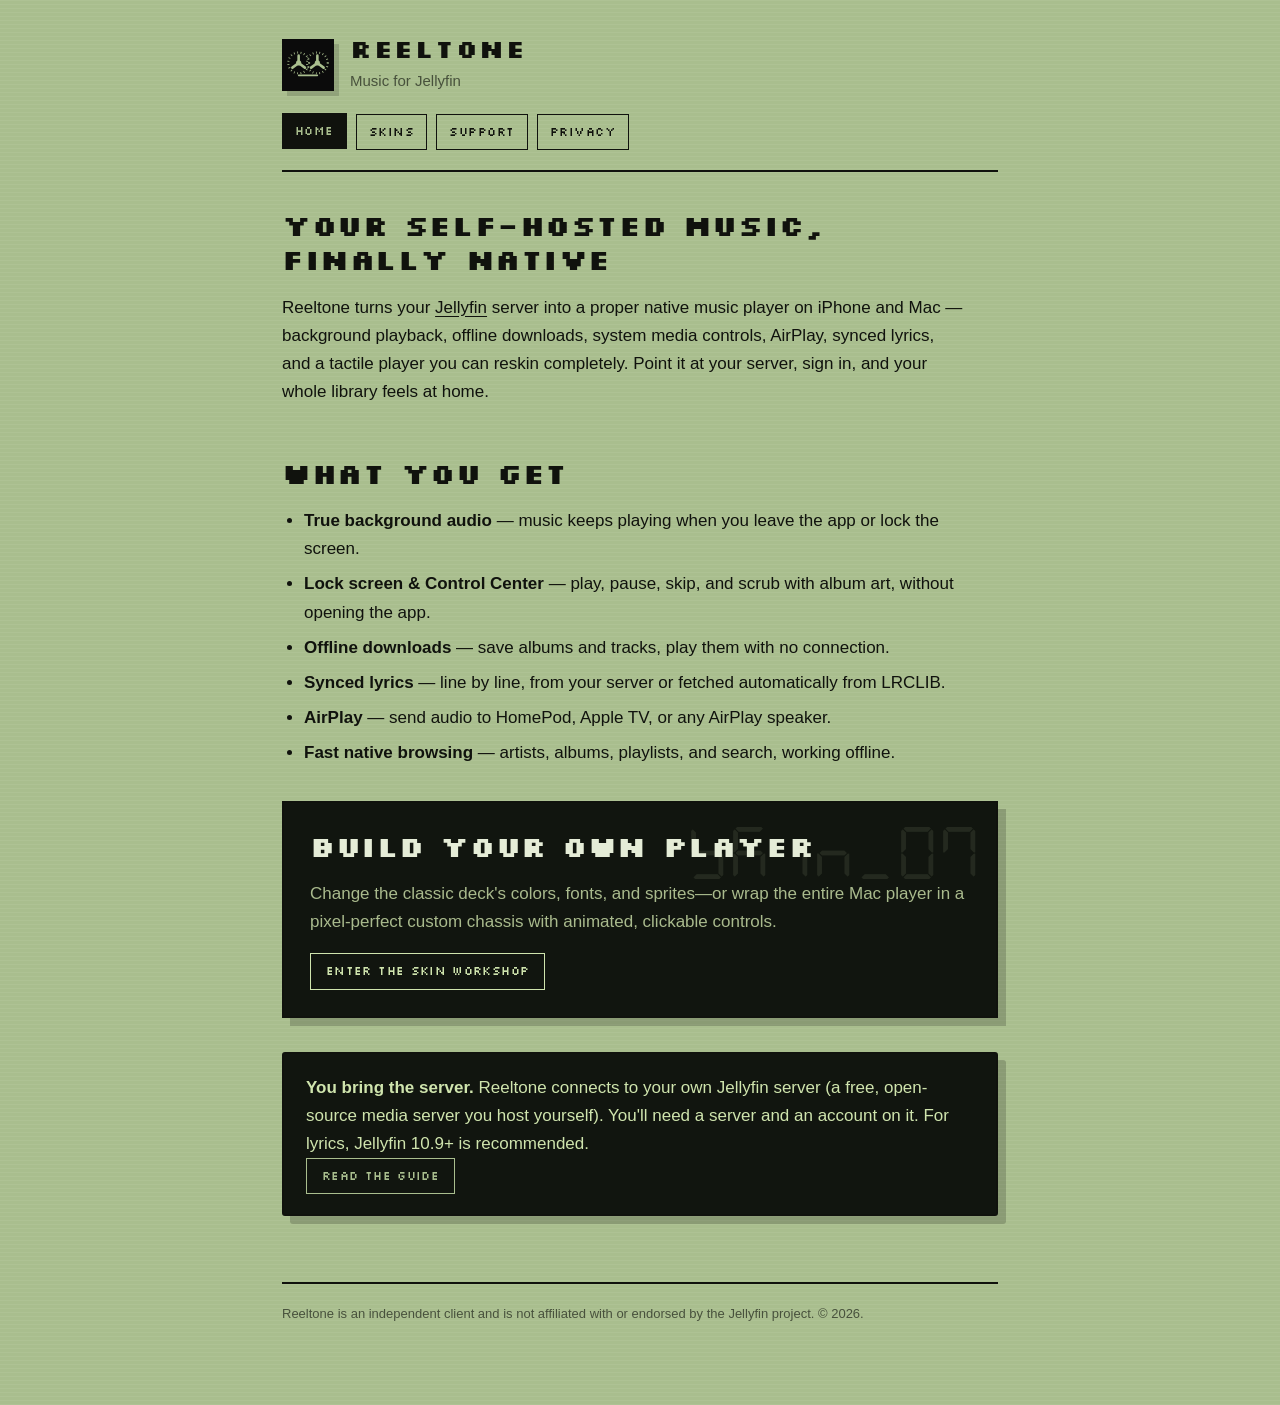
<file: index.html>
<!doctype html>
<html lang="en">
<head>
<meta charset="utf-8">
<meta name="viewport" content="width=device-width, initial-scale=1">
<title>Reeltone — Music for Jellyfin</title>
<meta name="description" content="Reeltone is a native iPhone and Mac music player for your own Jellyfin server, with offline playback, system controls, lyrics, and custom skins.">
<link rel="stylesheet" href="style.css">
</head>
<body>
<div class="wrap">
<header>
  <div class="brand">
    <svg viewBox="0 0 100 100" aria-hidden="true"><rect width="100" height="100" fill="#0B0B0B"/><g fill="none" stroke="#A9BE8E" stroke-width="4"><circle cx="32" cy="46" r="20" stroke-dasharray="1.5 5"/><circle cx="68" cy="46" r="20" stroke-dasharray="1.5 5"/></g><g stroke="#A9BE8E" stroke-width="5" stroke-linecap="round"><path d="M32 32V46M32 46 44 55M32 46 20 55"/><path d="M68 32V46M68 46 80 55M68 46 56 55"/></g><g fill="#A9BE8E"><circle cx="32" cy="46" r="5"/><circle cx="68" cy="46" r="5"/></g><path d="M32 70H68" stroke="#A9BE8E" stroke-width="3" stroke-linecap="round"/></svg>
    <div><h1>REELTONE</h1><p class="tag">Music for Jellyfin</p></div>
  </div>
  <nav>
    <a href="index.html" aria-current="page">Home</a>
    <a href="skins.html">Skins</a>
    <a href="support.html">Support</a>
    <a href="privacy.html">Privacy</a>
  </nav>
</header>

<h2>Your self-hosted music, finally native</h2>
<p>Reeltone turns your <a href="https://jellyfin.org">Jellyfin</a> server into a
proper native music player on iPhone and Mac — background playback, offline
downloads, system media controls, AirPlay, synced lyrics, and a tactile player
you can reskin completely. Point it at your server, sign in, and your whole
library feels at home.</p>

<h2>What you get</h2>
<ul>
  <li><strong>True background audio</strong> — music keeps playing when you leave the app or lock the screen.</li>
  <li><strong>Lock screen &amp; Control Center</strong> — play, pause, skip, and scrub with album art, without opening the app.</li>
  <li><strong>Offline downloads</strong> — save albums and tracks, play them with no connection.</li>
  <li><strong>Synced lyrics</strong> — line by line, from your server or fetched automatically from LRCLIB.</li>
  <li><strong>AirPlay</strong> — send audio to HomePod, Apple TV, or any AirPlay speaker.</li>
  <li><strong>Fast native browsing</strong> — artists, albums, playlists, and search, working offline.</li>
</ul>

<section class="home-skins">
  <h2>Build your own player</h2>
  <p>Change the classic deck's colors, fonts, and sprites—or wrap the entire Mac player in a pixel-perfect custom chassis with animated, clickable controls.</p>
  <a class="cta" href="skins.html">Enter the skin workshop</a>
</section>

<div class="panel">
  <strong>You bring the server.</strong> Reeltone connects to your own Jellyfin
  server (a free, open-source media server you host yourself). You'll need a
  server and an account on it. For lyrics, Jellyfin 10.9+ is recommended.
  <br><a class="cta" href="support.html" style="border-color:#A9BE8E;color:#A9BE8E">Read the guide</a>
</div>

<footer>
  Reeltone is an independent client and is not affiliated with or endorsed by
  the Jellyfin project. &copy; 2026.
</footer>
</div>
</body>
</html>
</file>
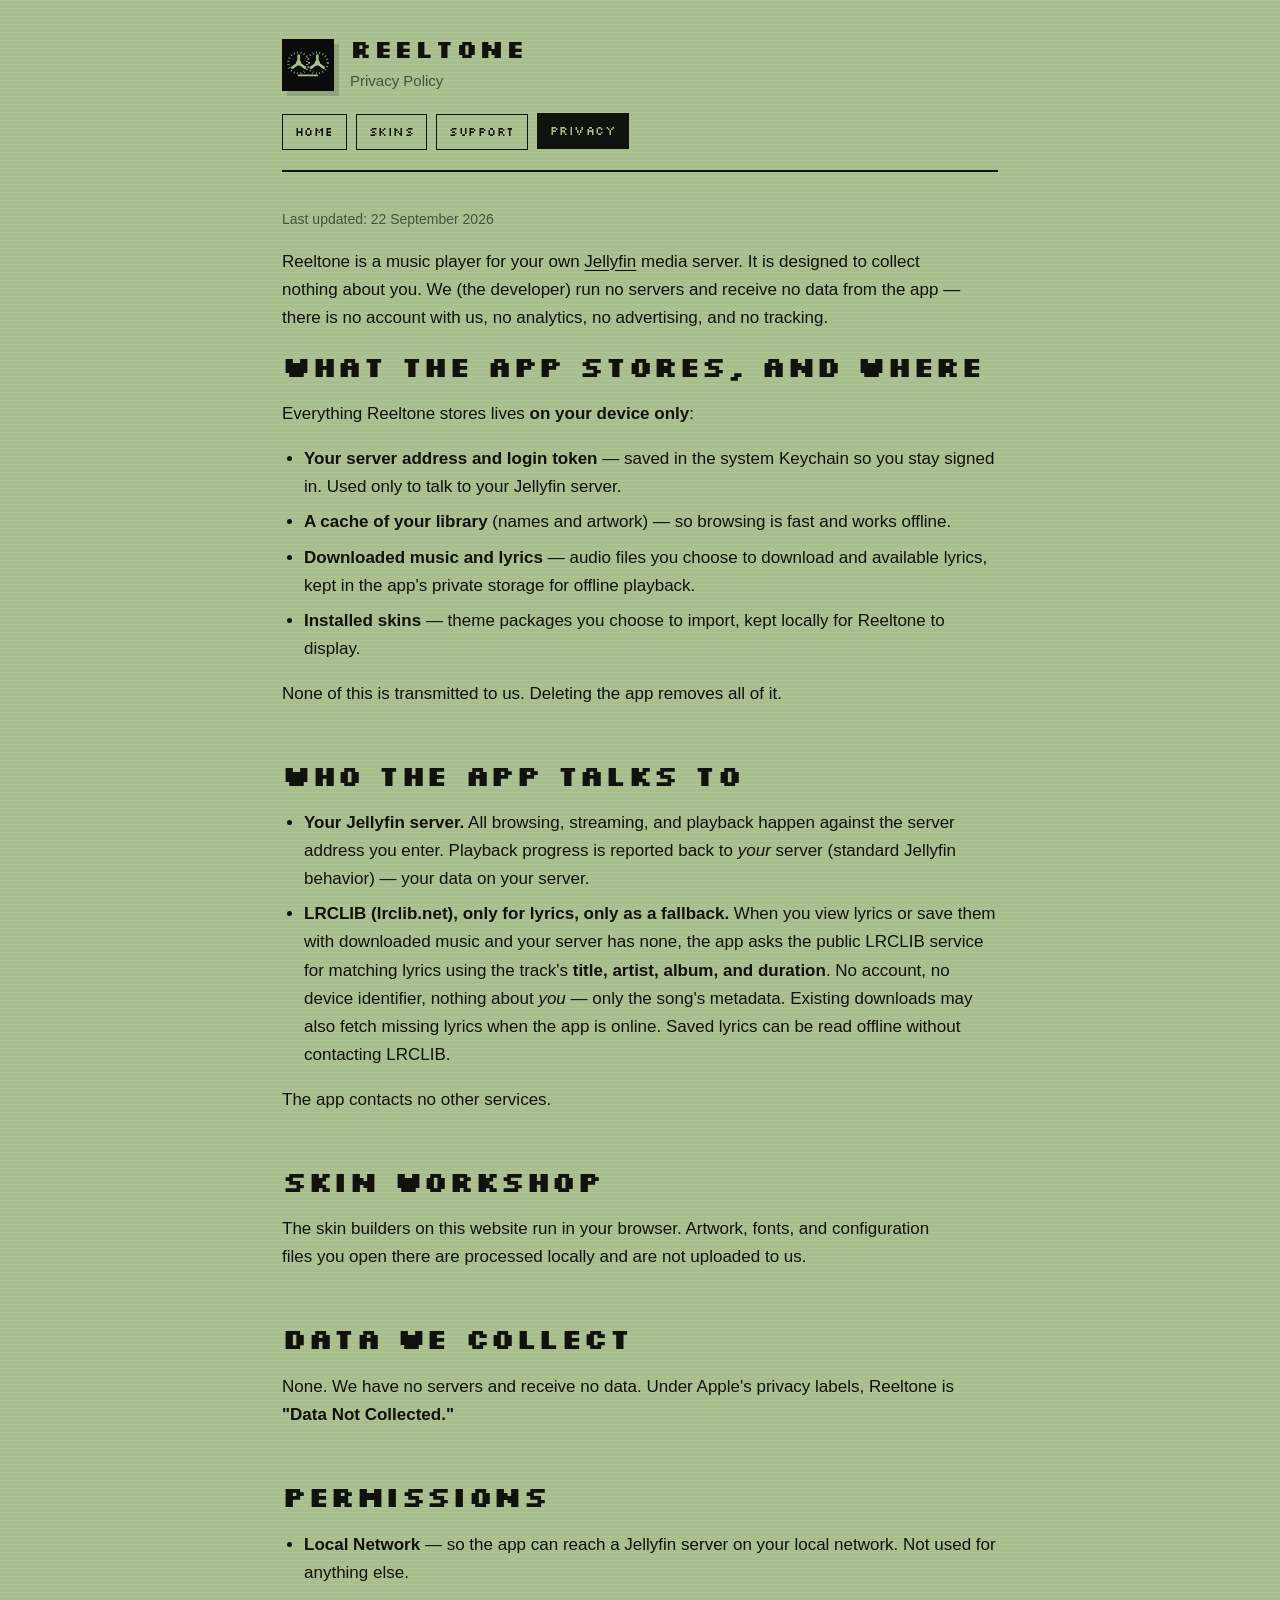
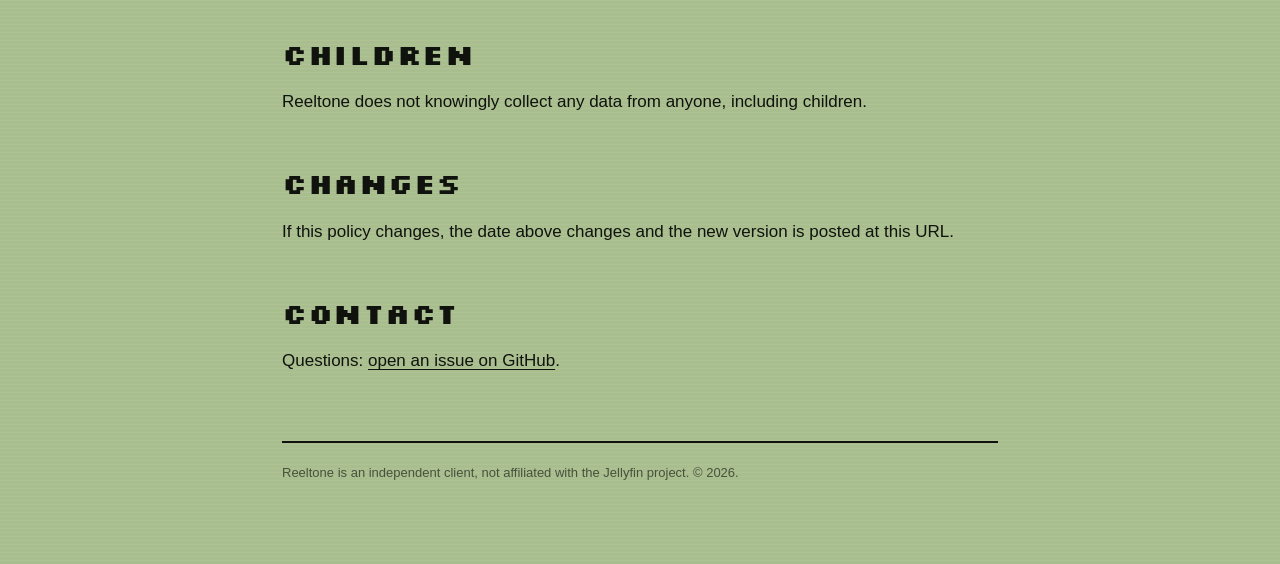
<file: privacy.html>
<!doctype html>
<html lang="en">
<head>
<meta charset="utf-8">
<meta name="viewport" content="width=device-width, initial-scale=1">
<title>Reeltone — Privacy Policy</title>
<meta name="description" content="Reeltone collects nothing. No servers, no analytics, no tracking. Everything stays on your device.">
<link rel="stylesheet" href="style.css">
</head>
<body>
<div class="wrap">
<header>
  <div class="brand">
    <svg viewBox="0 0 100 100" aria-hidden="true"><rect width="100" height="100" fill="#0B0B0B"/><g fill="none" stroke="#A9BE8E" stroke-width="4"><circle cx="32" cy="46" r="20" stroke-dasharray="1.5 5"/><circle cx="68" cy="46" r="20" stroke-dasharray="1.5 5"/></g><g stroke="#A9BE8E" stroke-width="5" stroke-linecap="round"><path d="M32 32V46M32 46 44 55M32 46 20 55"/><path d="M68 32V46M68 46 80 55M68 46 56 55"/></g><g fill="#A9BE8E"><circle cx="32" cy="46" r="5"/><circle cx="68" cy="46" r="5"/></g><path d="M32 70H68" stroke="#A9BE8E" stroke-width="3" stroke-linecap="round"/></svg>
    <div><h1>REELTONE</h1><p class="tag">Privacy Policy</p></div>
  </div>
  <nav>
    <a href="index.html">Home</a>
    <a href="skins.html">Skins</a>
    <a href="support.html">Support</a>
    <a href="privacy.html" aria-current="page">Privacy</a>
  </nav>
</header>

<p class="updated">Last updated: 22 September 2026</p>

<p>Reeltone is a music player for your own <a href="https://jellyfin.org">Jellyfin</a>
media server. It is designed to collect nothing about you. We (the developer)
run no servers and receive no data from the app — there is no account with us,
no analytics, no advertising, and no tracking.</p>

<h2>What the app stores, and where</h2>
<p>Everything Reeltone stores lives <strong>on your device only</strong>:</p>
<ul>
  <li><strong>Your server address and login token</strong> — saved in the system Keychain so you stay signed in. Used only to talk to your Jellyfin server.</li>
  <li><strong>A cache of your library</strong> (names and artwork) — so browsing is fast and works offline.</li>
  <li><strong>Downloaded music and lyrics</strong> — audio files you choose to download and available lyrics, kept in the app's private storage for offline playback.</li>
  <li><strong>Installed skins</strong> — theme packages you choose to import, kept locally for Reeltone to display.</li>
</ul>
<p>None of this is transmitted to us. Deleting the app removes all of it.</p>

<h2>Who the app talks to</h2>
<ul>
  <li><strong>Your Jellyfin server.</strong> All browsing, streaming, and playback happen against the server address you enter. Playback progress is reported back to <em>your</em> server (standard Jellyfin behavior) — your data on your server.</li>
  <li><strong>LRCLIB (lrclib.net), only for lyrics, only as a fallback.</strong> When you view lyrics or save them with downloaded music and your server has none, the app asks the public LRCLIB service for matching lyrics using the track's <strong>title, artist, album, and duration</strong>. No account, no device identifier, nothing about <em>you</em> — only the song's metadata. Existing downloads may also fetch missing lyrics when the app is online. Saved lyrics can be read offline without contacting LRCLIB.</li>
</ul>
<p>The app contacts no other services.</p>

<h2>Skin workshop</h2>
<p>The skin builders on this website run in your browser. Artwork, fonts, and configuration files you open there are processed locally and are not uploaded to us.</p>

<h2>Data we collect</h2>
<p>None. We have no servers and receive no data. Under Apple's privacy labels,
Reeltone is <strong>"Data Not Collected."</strong></p>

<h2>Permissions</h2>
<ul><li><strong>Local Network</strong> — so the app can reach a Jellyfin server on your local network. Not used for anything else.</li></ul>

<h2>Children</h2>
<p>Reeltone does not knowingly collect any data from anyone, including children.</p>

<h2>Changes</h2>
<p>If this policy changes, the date above changes and the new version is posted at this URL.</p>

<h2>Contact</h2>
<p>Questions: <a href="https://github.com/iagocavalcante/reeltone-site/issues">open an issue on GitHub</a>.</p>

<footer>Reeltone is an independent client, not affiliated with the Jellyfin project. &copy; 2026.</footer>
</div>
</body>
</html>
</file>
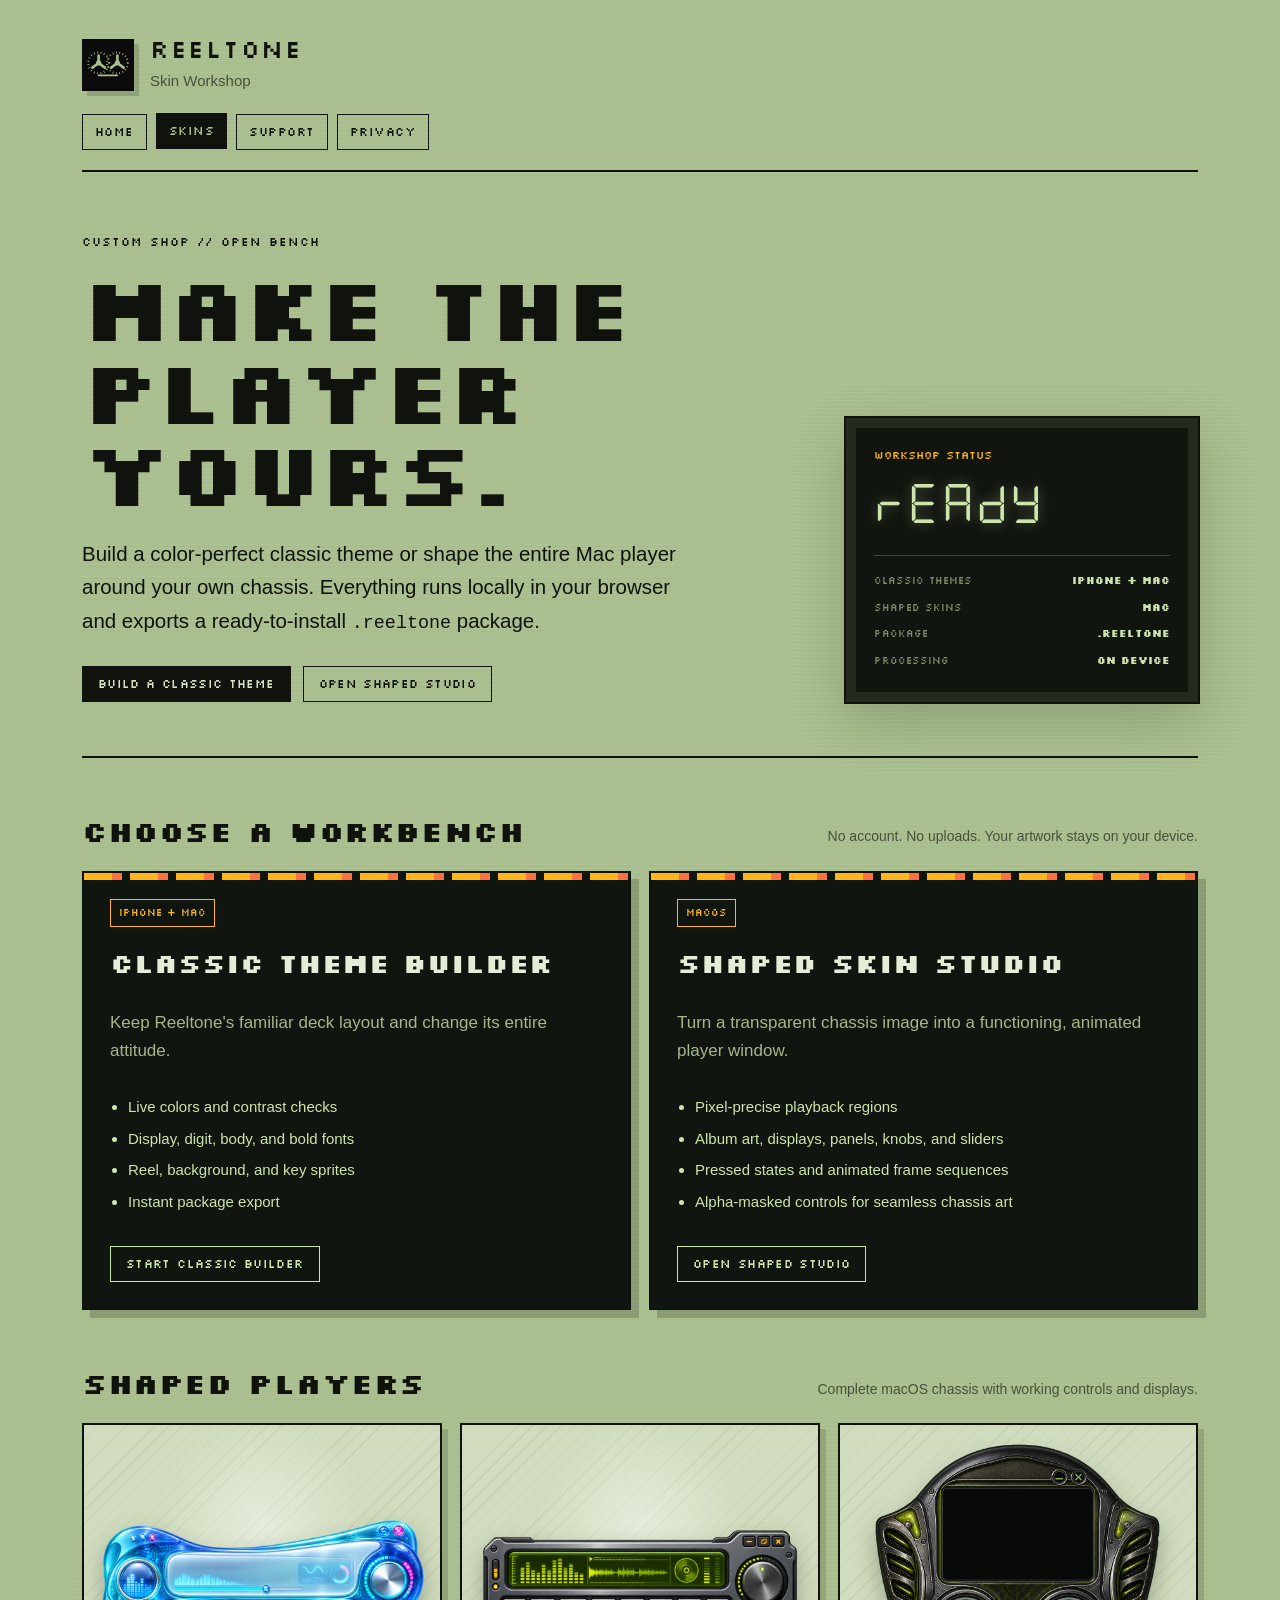
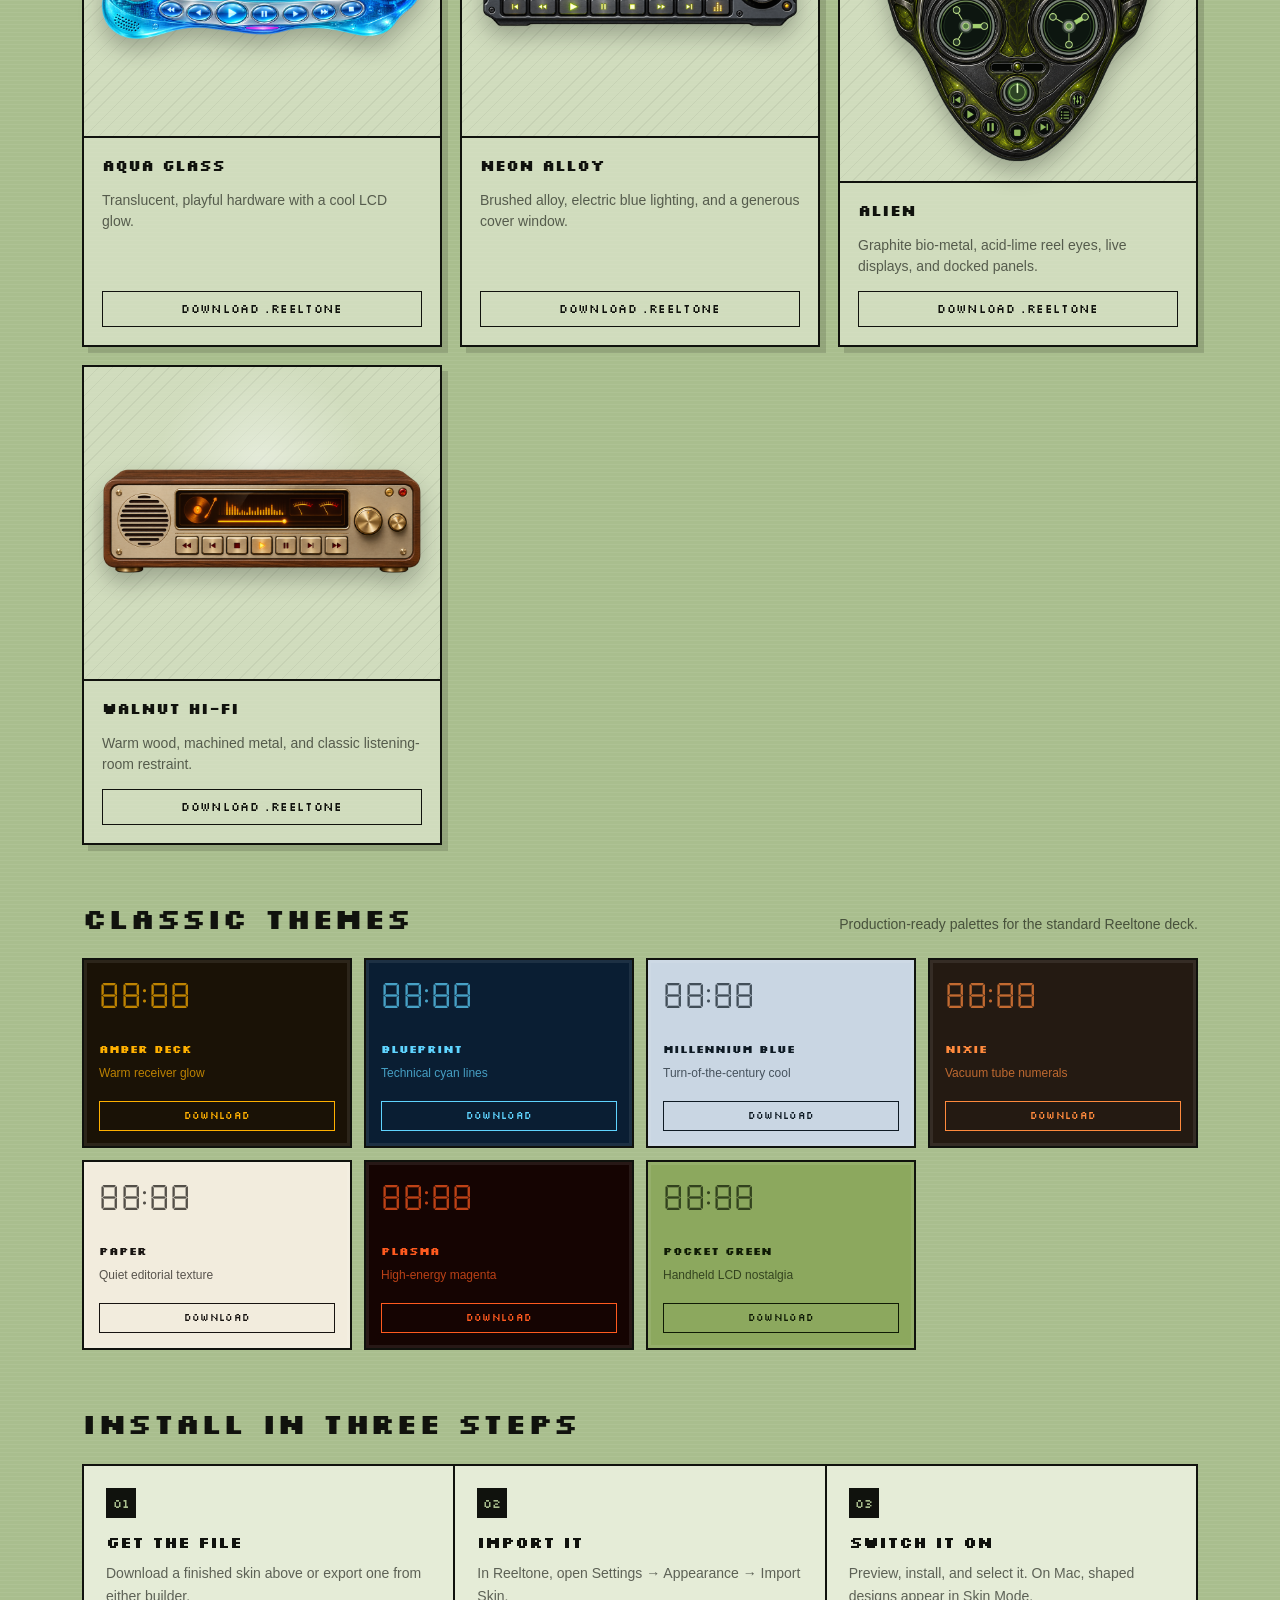
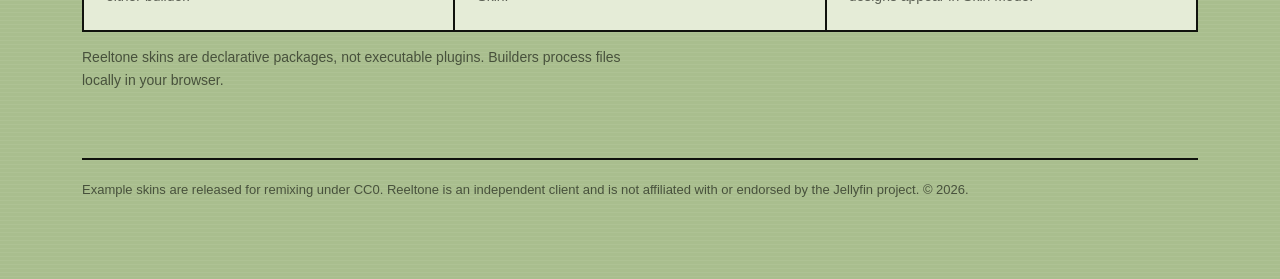
<file: skins.html>
<!doctype html>
<html lang="en">
<head>
<meta charset="utf-8">
<meta name="viewport" content="width=device-width, initial-scale=1">
<title>Reeltone Skin Workshop — Build &amp; Download Themes</title>
<meta name="description" content="Build custom Reeltone skins and themes in your browser, or download ready-made Winamp-inspired and classic player designs.">
<link rel="stylesheet" href="style.css">
</head>
<body>
<div class="wrap wrap--wide">
<header>
  <div class="brand">
    <svg viewBox="0 0 100 100" aria-hidden="true"><rect width="100" height="100" fill="#0B0B0B"/><g fill="none" stroke="#A9BE8E" stroke-width="4"><circle cx="32" cy="46" r="20" stroke-dasharray="1.5 5"/><circle cx="68" cy="46" r="20" stroke-dasharray="1.5 5"/></g><g stroke="#A9BE8E" stroke-width="5" stroke-linecap="round"><path d="M32 32V46M32 46 44 55M32 46 20 55"/><path d="M68 32V46M68 46 80 55M68 46 56 55"/></g><g fill="#A9BE8E"><circle cx="32" cy="46" r="5"/><circle cx="68" cy="46" r="5"/></g><path d="M32 70H68" stroke="#A9BE8E" stroke-width="3" stroke-linecap="round"/></svg>
    <div><div class="brand-name">REELTONE</div><p class="tag">Skin Workshop</p></div>
  </div>
  <nav aria-label="Main navigation">
    <a href="index.html">Home</a>
    <a href="skins.html" aria-current="page">Skins</a>
    <a href="support.html">Support</a>
    <a href="privacy.html">Privacy</a>
  </nav>
</header>

<main>
<section class="workshop-hero">
  <div>
    <p class="eyebrow">Custom shop // open bench</p>
    <h1>Make the player yours.</h1>
    <p class="lede">Build a color-perfect classic theme or shape the entire Mac player around your own chassis. Everything runs locally in your browser and exports a ready-to-install <code>.reeltone</code> package.</p>
    <div class="cta-row">
      <a class="cta cta--dark" href="studio/classic.html">Build a classic theme</a>
      <a class="cta cta--light" href="studio/shaped.html">Open shaped studio</a>
    </div>
  </div>
  <aside class="workbench-readout" aria-label="Workshop capabilities">
    <div class="readout-label">Workshop status</div>
    <div class="readout-value">READY</div>
    <div class="readout-grid">
      <div class="readout-row"><span>Classic themes</span><strong>iPhone + Mac</strong></div>
      <div class="readout-row"><span>Shaped skins</span><strong>Mac</strong></div>
      <div class="readout-row"><span>Package</span><strong>.reeltone</strong></div>
      <div class="readout-row"><span>Processing</span><strong>On device</strong></div>
    </div>
  </aside>
</section>

<div class="section-heading">
  <h2>Choose a workbench</h2>
  <p>No account. No uploads. Your artwork stays on your device.</p>
</div>
<section class="builder-rack" aria-label="Skin building tools">
  <article class="builder-unit">
    <span class="badge">iPhone + Mac</span>
    <h3>Classic Theme Builder</h3>
    <p>Keep Reeltone's familiar deck layout and change its entire attitude.</p>
    <ul>
      <li>Live colors and contrast checks</li>
      <li>Display, digit, body, and bold fonts</li>
      <li>Reel, background, and key sprites</li>
      <li>Instant package export</li>
    </ul>
    <a class="cta" href="studio/classic.html">Start classic builder</a>
  </article>
  <article class="builder-unit">
    <span class="badge">macOS</span>
    <h3>Shaped Skin Studio</h3>
    <p>Turn a transparent chassis image into a functioning, animated player window.</p>
    <ul>
      <li>Pixel-precise playback regions</li>
      <li>Album art, displays, panels, knobs, and sliders</li>
      <li>Pressed states and animated frame sequences</li>
      <li>Alpha-masked controls for seamless chassis art</li>
    </ul>
    <a class="cta" href="studio/shaped.html">Open shaped studio</a>
  </article>
</section>

<div class="section-heading">
  <h2>Shaped players</h2>
  <p>Complete macOS chassis with working controls and displays.</p>
</div>
<section class="deck-gallery" aria-label="Shaped skin downloads">
  <article class="deck-card">
    <div class="deck-preview"><img src="assets/skins/aqua-glass.png" alt="Aqua Glass translucent blue compact music player chassis"></div>
    <div class="deck-body"><h3>Aqua Glass</h3><p>Translucent, playful hardware with a cool LCD glow.</p><a class="download-link" href="downloads/skins/aqua-glass.reeltone" download>Download .reeltone</a></div>
  </article>
  <article class="deck-card">
    <div class="deck-preview"><img src="assets/skins/neon-alloy.png" alt="Neon Alloy silver and blue futuristic music player chassis"></div>
    <div class="deck-body"><h3>Neon Alloy</h3><p>Brushed alloy, electric blue lighting, and a generous cover window.</p><a class="download-link" href="downloads/skins/neon-alloy.reeltone" download>Download .reeltone</a></div>
  </article>
  <article class="deck-card">
    <div class="deck-preview"><img src="assets/skins/alien.png" alt="Alien graphite bio-mechanical music player with acid-lime reel eyes and tactile controls"></div>
    <div class="deck-body"><h3>Alien</h3><p>Graphite bio-metal, acid-lime reel eyes, live displays, and docked panels.</p><a class="download-link" href="downloads/skins/alien.reeltone" download>Download .reeltone</a></div>
  </article>
  <article class="deck-card">
    <div class="deck-preview"><img src="assets/skins/walnut-hifi.png" alt="Walnut Hi-Fi wooden classic stereo player chassis"></div>
    <div class="deck-body"><h3>Walnut Hi-Fi</h3><p>Warm wood, machined metal, and classic listening-room restraint.</p><a class="download-link" href="downloads/skins/walnut-hifi.reeltone" download>Download .reeltone</a></div>
  </article>
</section>

<div class="section-heading">
  <h2>Classic themes</h2>
  <p>Production-ready palettes for the standard Reeltone deck.</p>
</div>
<section class="classic-grid" aria-label="Classic theme downloads">
  <article class="classic-theme" style="--theme-screen:#1A1206;--theme-ink:#FFB000"><strong>Amber Deck</strong><span>Warm receiver glow</span><a class="download-link" href="downloads/skins/amber-deck.reeltone" download>Download</a></article>
  <article class="classic-theme" style="--theme-screen:#0A1E33;--theme-ink:#5FD4FF"><strong>Blueprint</strong><span>Technical cyan lines</span><a class="download-link" href="downloads/skins/blueprint.reeltone" download>Download</a></article>
  <article class="classic-theme" style="--theme-screen:#C9D6E3;--theme-ink:#0E1A24"><strong>Millennium Blue</strong><span>Turn-of-the-century cool</span><a class="download-link" href="downloads/skins/millennium-blue.reeltone" download>Download</a></article>
  <article class="classic-theme" style="--theme-screen:#241A12;--theme-ink:#FF8A3D"><strong>Nixie</strong><span>Vacuum tube numerals</span><a class="download-link" href="downloads/skins/nixie.reeltone" download>Download</a></article>
  <article class="classic-theme" style="--theme-screen:#F2ECDD;--theme-ink:#171310"><strong>Paper</strong><span>Quiet editorial texture</span><a class="download-link" href="downloads/skins/paper.reeltone" download>Download</a></article>
  <article class="classic-theme" style="--theme-screen:#150402;--theme-ink:#FF5A1F"><strong>Plasma</strong><span>High-energy magenta</span><a class="download-link" href="downloads/skins/plasma.reeltone" download>Download</a></article>
  <article class="classic-theme" style="--theme-screen:#8CA85E;--theme-ink:#0F1A05"><strong>Pocket Green</strong><span>Handheld LCD nostalgia</span><a class="download-link" href="downloads/skins/pocket-green.reeltone" download>Download</a></article>
</section>

<div class="section-heading">
  <h2>Install in three steps</h2>
</div>
<section class="install-strip" aria-label="Skin installation steps">
  <article class="install-step"><span class="step-number">01</span><h3>Get the file</h3><p>Download a finished skin above or export one from either builder.</p></article>
  <article class="install-step"><span class="step-number">02</span><h3>Import it</h3><p>In Reeltone, open Settings → Appearance → Import Skin.</p></article>
  <article class="install-step"><span class="step-number">03</span><h3>Switch it on</h3><p>Preview, install, and select it. On Mac, shaped designs appear in Skin Mode.</p></article>
</section>
<p class="fine-print">Reeltone skins are declarative packages, not executable plugins. Builders process files locally in your browser.</p>
</main>

<footer>
  Example skins are released for remixing under CC0. Reeltone is an independent client and is not affiliated with or endorsed by the Jellyfin project. &copy; 2026.
</footer>
</div>
</body>
</html>
</file>
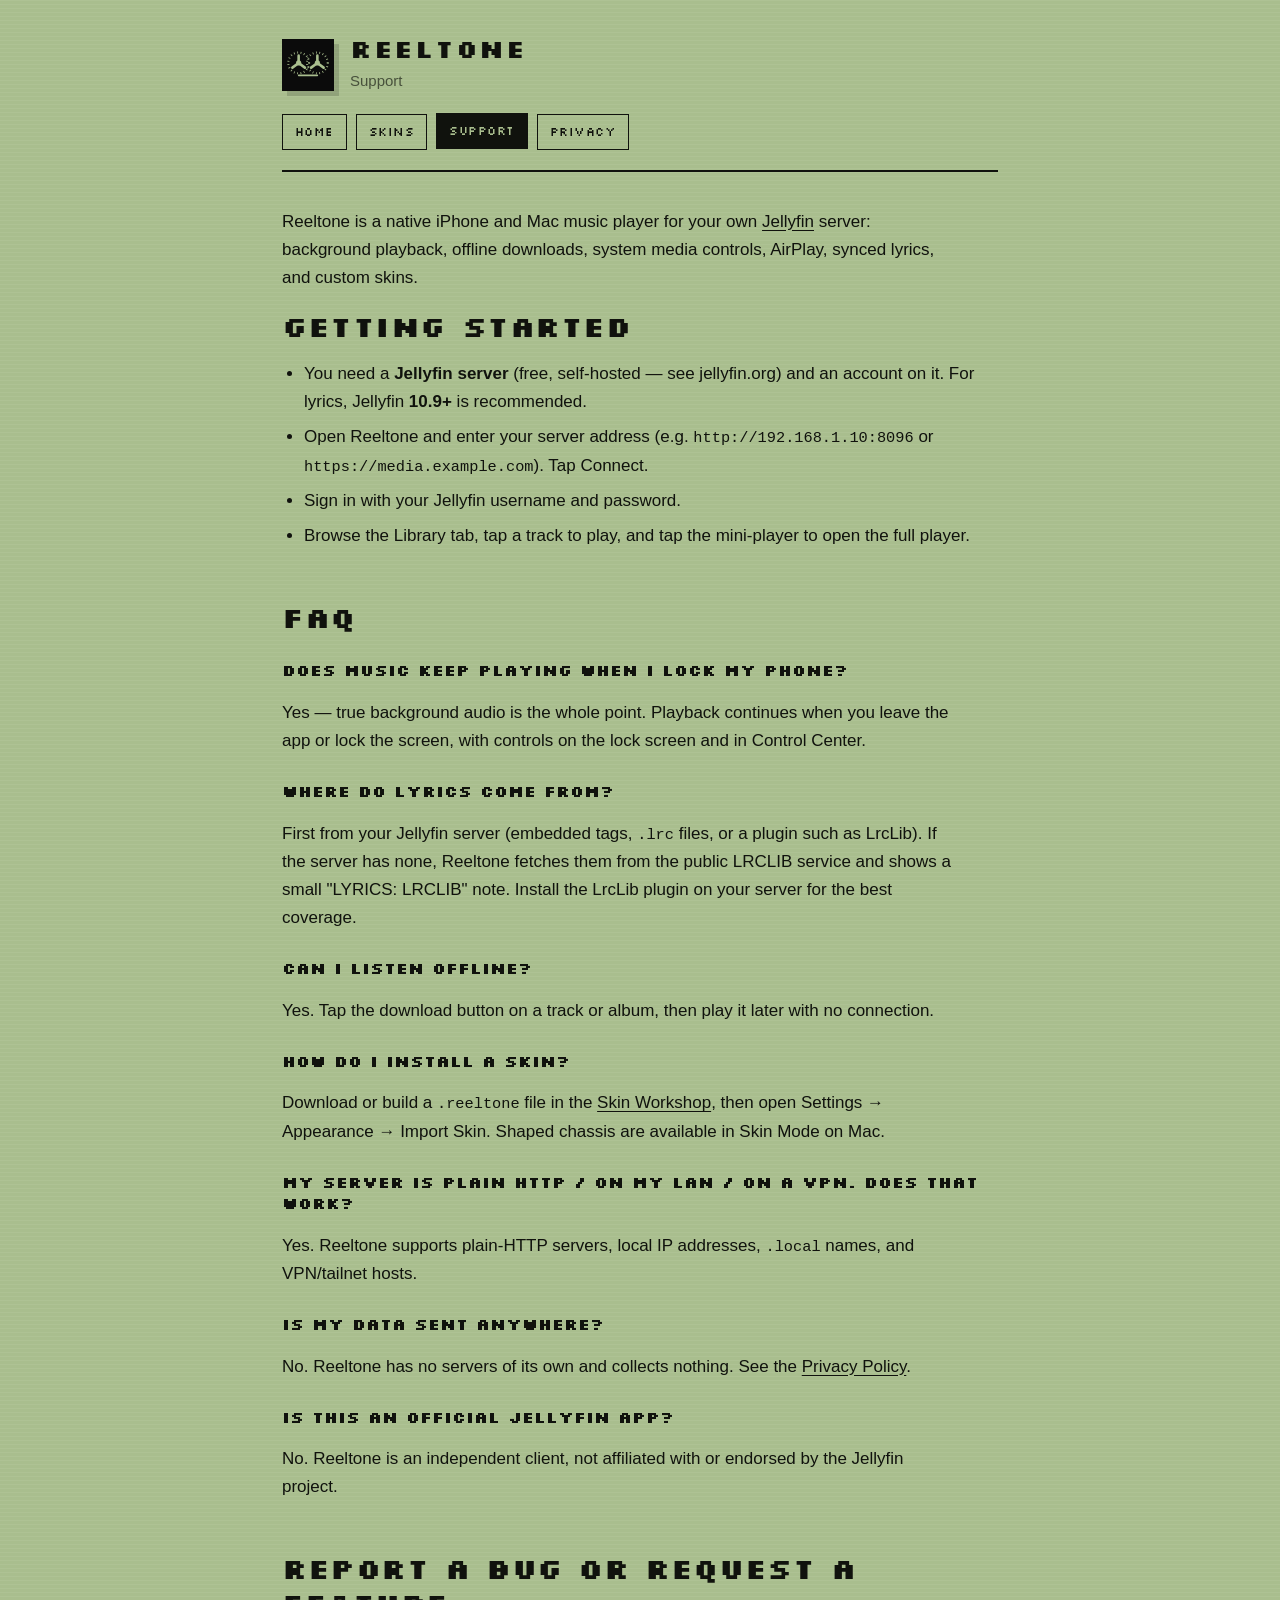
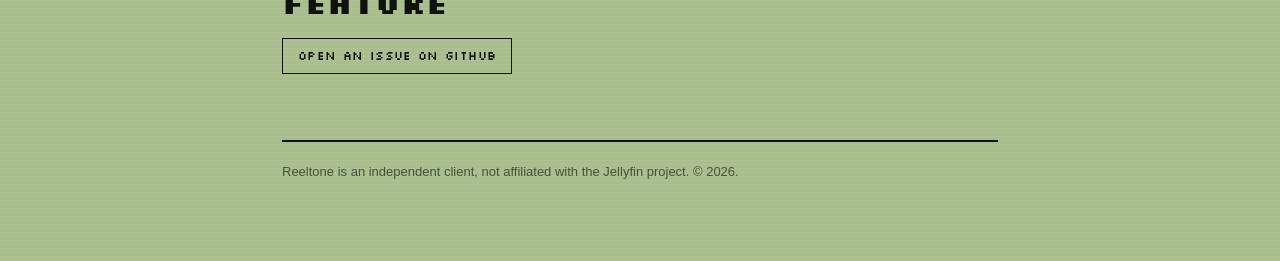
<file: support.html>
<!doctype html>
<html lang="en">
<head>
<meta charset="utf-8">
<meta name="viewport" content="width=device-width, initial-scale=1">
<title>Reeltone — Support</title>
<meta name="description" content="How to connect Reeltone to your Jellyfin server, FAQ, and how to report bugs.">
<link rel="stylesheet" href="style.css">
</head>
<body>
<div class="wrap">
<header>
  <div class="brand">
    <svg viewBox="0 0 100 100" aria-hidden="true"><rect width="100" height="100" fill="#0B0B0B"/><g fill="none" stroke="#A9BE8E" stroke-width="4"><circle cx="32" cy="46" r="20" stroke-dasharray="1.5 5"/><circle cx="68" cy="46" r="20" stroke-dasharray="1.5 5"/></g><g stroke="#A9BE8E" stroke-width="5" stroke-linecap="round"><path d="M32 32V46M32 46 44 55M32 46 20 55"/><path d="M68 32V46M68 46 80 55M68 46 56 55"/></g><g fill="#A9BE8E"><circle cx="32" cy="46" r="5"/><circle cx="68" cy="46" r="5"/></g><path d="M32 70H68" stroke="#A9BE8E" stroke-width="3" stroke-linecap="round"/></svg>
    <div><h1>REELTONE</h1><p class="tag">Support</p></div>
  </div>
  <nav>
    <a href="index.html">Home</a>
    <a href="skins.html">Skins</a>
    <a href="support.html" aria-current="page">Support</a>
    <a href="privacy.html">Privacy</a>
  </nav>
</header>

<p>Reeltone is a native iPhone and Mac music player for your own
<a href="https://jellyfin.org">Jellyfin</a> server: background playback,
offline downloads, system media controls, AirPlay, synced lyrics, and custom skins.</p>

<h2>Getting started</h2>
<ul>
  <li>You need a <strong>Jellyfin server</strong> (free, self-hosted — see jellyfin.org) and an account on it. For lyrics, Jellyfin <strong>10.9+</strong> is recommended.</li>
  <li>Open Reeltone and enter your server address (e.g. <code>http://192.168.1.10:8096</code> or <code>https://media.example.com</code>). Tap Connect.</li>
  <li>Sign in with your Jellyfin username and password.</li>
  <li>Browse the Library tab, tap a track to play, and tap the mini-player to open the full player.</li>
</ul>

<h2>FAQ</h2>
<h3>Does music keep playing when I lock my phone?</h3>
<p>Yes — true background audio is the whole point. Playback continues when you leave the app or lock the screen, with controls on the lock screen and in Control Center.</p>
<h3>Where do lyrics come from?</h3>
<p>First from your Jellyfin server (embedded tags, <code>.lrc</code> files, or a plugin such as LrcLib). If the server has none, Reeltone fetches them from the public LRCLIB service and shows a small "LYRICS: LRCLIB" note. Install the LrcLib plugin on your server for the best coverage.</p>
<h3>Can I listen offline?</h3>
<p>Yes. Tap the download button on a track or album, then play it later with no connection.</p>
<h3>How do I install a skin?</h3>
<p>Download or build a <code>.reeltone</code> file in the <a href="skins.html">Skin Workshop</a>, then open Settings → Appearance → Import Skin. Shaped chassis are available in Skin Mode on Mac.</p>
<h3>My server is plain HTTP / on my LAN / on a VPN. Does that work?</h3>
<p>Yes. Reeltone supports plain-HTTP servers, local IP addresses, <code>.local</code> names, and VPN/tailnet hosts.</p>
<h3>Is my data sent anywhere?</h3>
<p>No. Reeltone has no servers of its own and collects nothing. See the <a href="privacy.html">Privacy Policy</a>.</p>
<h3>Is this an official Jellyfin app?</h3>
<p>No. Reeltone is an independent client, not affiliated with or endorsed by the Jellyfin project.</p>

<h2>Report a bug or request a feature</h2>
<p><a class="cta" href="https://github.com/iagocavalcante/reeltone-site/issues">Open an issue on GitHub</a></p>

<footer>Reeltone is an independent client, not affiliated with the Jellyfin project. &copy; 2026.</footer>
</div>
</body>
</html>
</file>
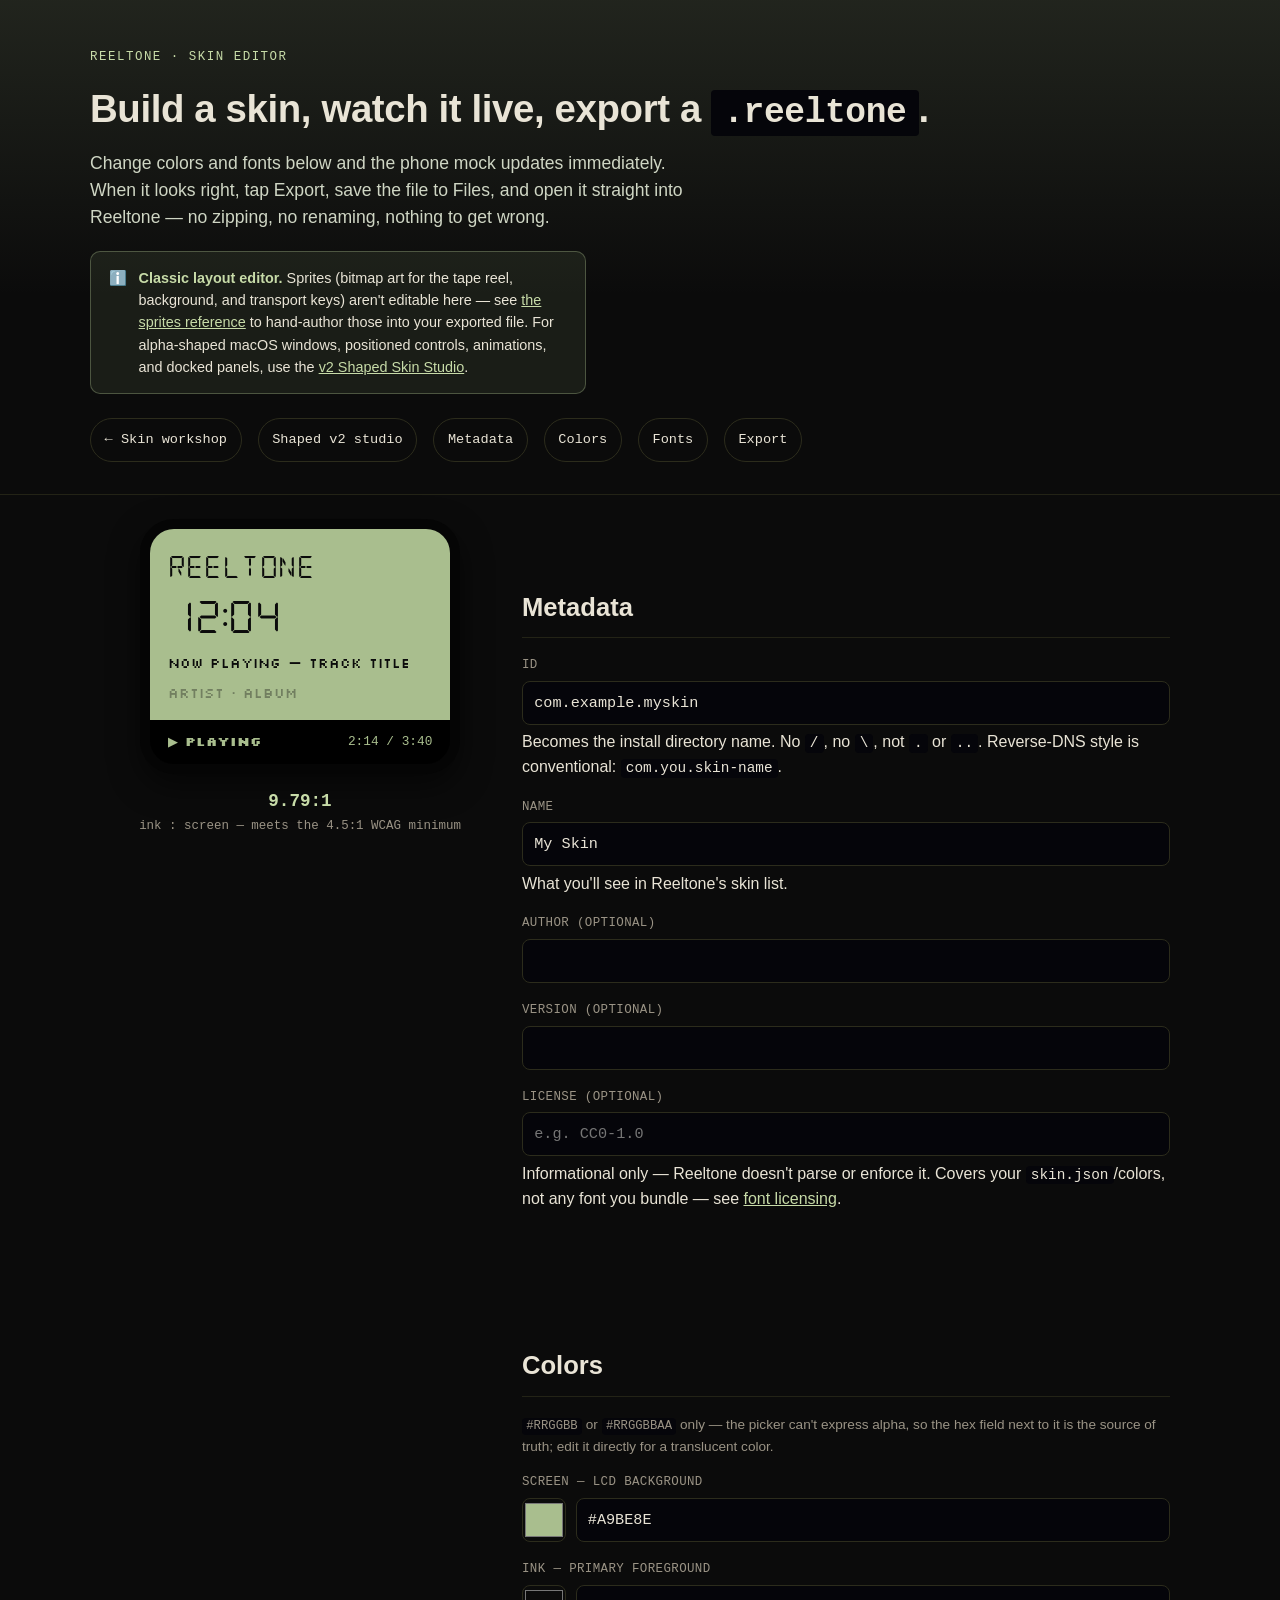
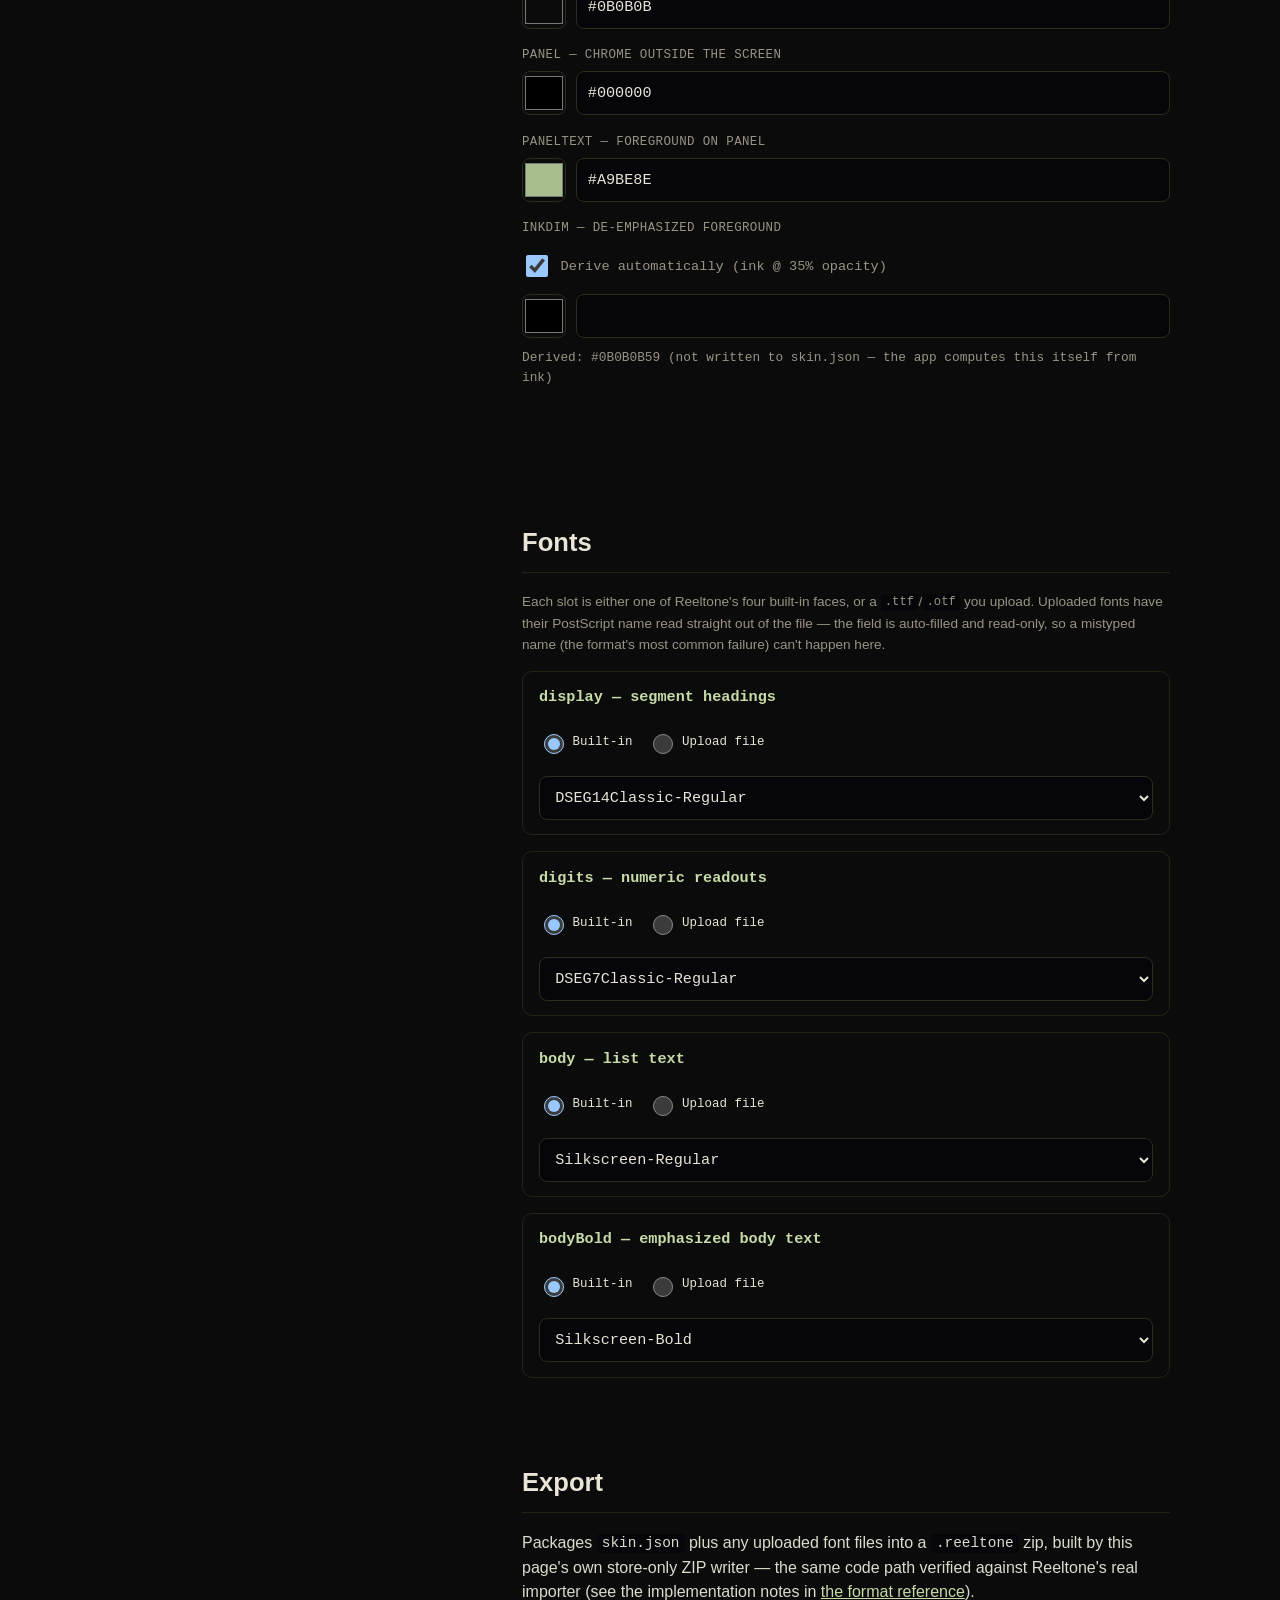
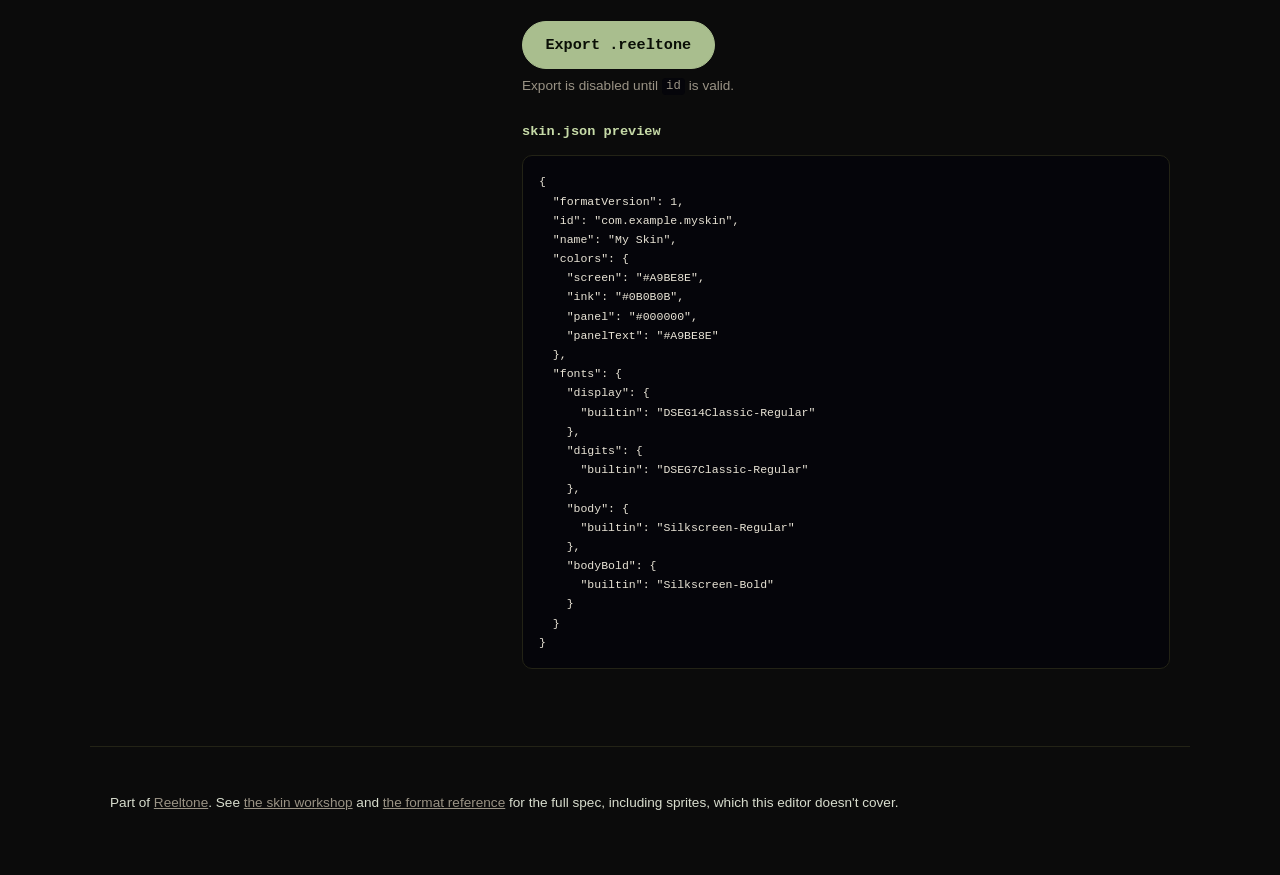
<file: studio/classic.html>
<!doctype html>
<html lang="en">
<head>
<meta charset="utf-8">
<meta name="viewport" content="width=device-width, initial-scale=1">
<title>Reeltone Skin Editor</title>
<meta name="description" content="Build a .reeltone skin in your browser — live preview, real contrast maths, exports a file Reeltone opens directly.">
<style>
  /* Variables copied verbatim from index.html so the editor reads as the same
     site, not a bolted-on tool. Don't rename these — index.html and this page
     are meant to stay visually identical where they overlap. */
  :root {
    --bezel: #0b0b0b;
    --bezel-raised: #17170f;
    --screen: #a9be8e;
    --ink: #0b0b0b;
    --ink-dim: rgba(11, 11, 11, 0.55);
    --paper: #e9e4d6;
    --paper-dim: #9a9385;
    --accent: #a9be8e;
    --accent-strong: #c7dba8;
    --danger: #e0876a;
    --mono: ui-monospace, "SF Mono", "Menlo", "Consolas", "Liberation Mono", monospace;
    --sans: -apple-system, BlinkMacSystemFont, "Segoe UI", Roboto, Helvetica, Arial, sans-serif;
    --radius: 10px;
  }

  /* The four faces Reeltone ships, loaded from the same files the app bundles
     (copied into docs/skins/fonts/ — see that directory's presence in
     this task's brief) so the live preview shows real segment/dot-matrix
     type instead of a system-font stand-in. Family names are the exact
     PostScript names the app expects in a `builtin` font source, so the same
     string does double duty as CSS family name and manifest value. */
  @font-face {
    font-family: 'DSEG14Classic-Regular';
    src: url('fonts/DSEG14Classic-Regular.ttf') format('truetype');
    font-display: swap;
  }
  @font-face {
    font-family: 'DSEG7Classic-Regular';
    src: url('fonts/DSEG7Classic-Regular.ttf') format('truetype');
    font-display: swap;
  }
  @font-face {
    font-family: 'Silkscreen-Regular';
    src: url('fonts/Silkscreen-Regular.ttf') format('truetype');
    font-display: swap;
  }
  @font-face {
    font-family: 'Silkscreen-Bold';
    src: url('fonts/Silkscreen-Bold.ttf') format('truetype');
    font-display: swap;
  }

  * { box-sizing: border-box; }

  html { color-scheme: dark; }

  body {
    margin: 0;
    background: var(--bezel);
    color: var(--paper);
    font-family: var(--sans);
    line-height: 1.55;
    -webkit-font-smoothing: antialiased;
  }

  a { color: var(--accent-strong); }
  a:hover { color: var(--paper); }

  code, pre, .mono { font-family: var(--mono); }

  pre {
    background: #05050a;
    border: 1px solid #232316;
    border-radius: var(--radius);
    padding: 1rem;
    overflow-x: auto;
    font-size: 0.8rem;
    line-height: 1.5;
  }

  code {
    background: #05050a;
    border-radius: 4px;
    padding: 0.1em 0.35em;
    font-size: 0.9em;
  }

  pre code { background: none; padding: 0; }

  header.hero {
    background:
      linear-gradient(180deg, rgba(169, 190, 142, 0.14), transparent 60%),
      var(--bezel);
    border-bottom: 1px solid #232316;
    padding: clamp(1.5rem, 6vw, 3rem) 1.25rem 2rem;
  }

  .hero-inner { max-width: 1100px; margin: 0 auto; }

  .eyebrow {
    font-family: var(--mono);
    letter-spacing: 0.12em;
    text-transform: uppercase;
    font-size: 0.78rem;
    color: var(--accent-strong);
    margin: 0 0 0.75rem;
  }

  h1 {
    font-size: clamp(1.6rem, 5vw, 2.4rem);
    margin: 0 0 0.6rem;
    letter-spacing: -0.01em;
  }

  .lede {
    font-size: clamp(0.95rem, 2.4vw, 1.1rem);
    color: #cfd6c4;
    max-width: 62ch;
    margin: 0 0 1.25rem;
  }

  .callout {
    display: flex;
    gap: 0.75rem;
    align-items: flex-start;
    background: rgba(224, 135, 106, 0.12);
    border: 1px solid rgba(224, 135, 106, 0.4);
    border-radius: var(--radius);
    padding: 0.9rem 1.1rem;
    max-width: 62ch;
    font-size: 0.9rem;
  }

  .callout strong { color: var(--danger); }

  .callout.note {
    background: rgba(169, 190, 142, 0.1);
    border-color: rgba(169, 190, 142, 0.35);
  }
  .callout.note strong { color: var(--accent-strong); }

  nav.toc {
    max-width: 1100px;
    margin: 1.5rem auto 0;
    display: flex;
    flex-wrap: wrap;
    gap: 0.5rem 1rem;
    font-family: var(--mono);
    font-size: 0.85rem;
  }

  nav.toc a {
    text-decoration: none;
    border: 1px solid #2c2c1c;
    border-radius: 999px;
    padding: 0.4rem 0.85rem;
    color: var(--paper);
    display: inline-flex;
    align-items: center;
    min-height: 44px;
  }

  nav.toc a:hover { border-color: var(--accent); color: var(--accent-strong); }

  main {
    max-width: 1100px;
    margin: 0 auto;
    padding: 0 1.25rem 4rem;
  }

  /* --- Editor layout: mobile-first single column with the preview pinned
     above the fields (scrolling to compare would defeat the point of a
     *live* preview), widening to a two-column grid with a sticky preview
     rail once there's room for it. --- */
  .editor-layout {
    display: block;
    margin-top: 1.5rem;
  }

  .preview-pane {
    position: sticky;
    top: 0;
    z-index: 5;
    background: var(--bezel);
    padding: 0.75rem 0 1rem;
    margin: 0 -1.25rem;
    padding-left: 1.25rem;
    padding-right: 1.25rem;
    border-bottom: 1px solid #232316;
  }

  .form-pane { padding-top: 1.5rem; }

  @media (min-width: 860px) {
    .editor-layout {
      display: grid;
      grid-template-columns: minmax(280px, 380px) 1fr;
      gap: 2rem;
      align-items: start;
    }
    .preview-pane {
      margin: 0;
      padding: 0;
      border-bottom: none;
      top: 1.5rem;
    }
    .form-pane { padding-top: 0; }
  }

  section {
    padding-top: clamp(2rem, 5vw, 3rem);
    scroll-margin-top: 1rem;
  }

  section h2 {
    font-size: clamp(1.25rem, 3.2vw, 1.6rem);
    border-bottom: 1px solid #232316;
    padding-bottom: 0.6rem;
    margin-bottom: 1.1rem;
  }

  p { color: #d8ddce; }
  p.hint { font-size: 0.85rem; color: var(--paper-dim); margin: 0.35rem 0 0; }

  /* --- Phone-frame preview mock --- */
  .phone {
    border: 10px solid #050505;
    border-radius: 34px;
    background: #050505;
    box-shadow: 0 12px 30px rgba(0,0,0,0.5);
    overflow: hidden;
    max-width: 320px;
    margin: 0 auto;
  }

  .phone .screen {
    background: var(--pv-screen);
    color: var(--pv-ink);
    padding: 1.4rem 1.1rem 1.1rem;
    min-height: 180px;
    display: flex;
    flex-direction: column;
    gap: 0.55rem;
  }

  .phone .screen .heading {
    font-family: var(--pv-font-display), monospace;
    font-size: 1.35rem;
    letter-spacing: 0.02em;
  }

  .phone .screen .clock {
    font-family: var(--pv-font-digits), monospace;
    font-size: 2rem;
    letter-spacing: 0.03em;
  }

  .phone .screen .row {
    font-family: var(--pv-font-body), monospace;
    font-size: 0.85rem;
  }

  .phone .screen .row.dim { color: var(--pv-ink-dim); }

  .phone .panel {
    background: var(--pv-panel);
    color: var(--pv-panel-text);
    font-family: var(--pv-font-body-bold), monospace;
    font-size: 0.8rem;
    padding: 0.75rem 1.1rem;
    display: flex;
    justify-content: space-between;
    align-items: center;
  }

  .contrast-readout {
    margin-top: 0.85rem;
    font-family: var(--mono);
    font-size: 0.85rem;
    text-align: center;
  }

  .contrast-readout .ratio { font-size: 1.1rem; font-weight: 600; }
  .contrast-readout.pass .ratio { color: var(--accent-strong); }
  .contrast-readout.warn .ratio { color: var(--danger); }
  .contrast-readout .verdict { display: block; margin-top: 0.15rem; color: var(--paper-dim); font-size: 0.78rem; }

  /* --- Form fields --- */
  .field-group {
    margin-bottom: 1.5rem;
    padding-bottom: 1.5rem;
    border-bottom: 1px solid #1c1c12;
  }
  .field-group:last-child { border-bottom: none; }

  .field-row {
    display: flex;
    flex-direction: column;
    gap: 0.35rem;
    margin-bottom: 1.1rem;
  }

  label {
    font-family: var(--mono);
    font-size: 0.78rem;
    letter-spacing: 0.03em;
    text-transform: uppercase;
    color: var(--paper-dim);
  }

  input[type="text"], input[type="file"], select {
    background: #05050a;
    border: 1px solid #2c2c1c;
    border-radius: 8px;
    color: var(--paper);
    padding: 0.6rem 0.7rem;
    font-family: var(--mono);
    font-size: 0.95rem;
    min-height: 44px;
    width: 100%;
  }

  input[type="text"]:focus, select:focus {
    outline: 2px solid var(--accent);
    outline-offset: 1px;
  }

  input[type="text"].invalid { border-color: var(--danger); }

  .error-text {
    color: var(--danger);
    font-size: 0.8rem;
    font-family: var(--mono);
  }

  .color-field {
    display: flex;
    align-items: center;
    gap: 0.6rem;
  }

  .color-field input[type="color"] {
    width: 44px;
    height: 44px;
    padding: 0;
    border: 1px solid #2c2c1c;
    border-radius: 8px;
    background: none;
    flex: none;
  }

  .color-field input[type="text"] { flex: 1; }

  .checkbox-row {
    display: flex;
    align-items: center;
    gap: 0.6rem;
    min-height: 44px;
  }

  .checkbox-row input[type="checkbox"] {
    width: 22px;
    height: 22px;
    flex: none;
  }

  .checkbox-row label { text-transform: none; font-size: 0.85rem; letter-spacing: normal; }

  .derived-note {
    font-family: var(--mono);
    font-size: 0.8rem;
    color: var(--paper-dim);
    margin-top: 0.3rem;
  }

  .font-slot {
    border: 1px solid #232316;
    border-radius: var(--radius);
    padding: 0.9rem 1rem;
    margin-bottom: 1rem;
  }

  .font-slot h3 {
    margin: 0 0 0.7rem;
    font-size: 0.95rem;
    color: var(--accent-strong);
    font-family: var(--mono);
  }

  .font-slot-choice {
    display: flex;
    gap: 1rem;
    margin-bottom: 0.7rem;
    font-size: 0.85rem;
  }

  .font-slot-choice label {
    text-transform: none;
    letter-spacing: normal;
    display: flex;
    align-items: center;
    gap: 0.35rem;
    min-height: 44px;
    color: var(--paper);
  }

  .font-slot-choice input[type="radio"] { width: 20px; height: 20px; }

  .psname-readout {
    font-family: var(--mono);
    font-size: 0.85rem;
    color: var(--accent-strong);
    margin-top: 0.4rem;
    word-break: break-all;
  }

  button {
    font-family: var(--mono);
    font-size: 0.95rem;
    min-height: 48px;
    padding: 0.7rem 1.4rem;
    border-radius: 999px;
    border: 1px solid var(--accent);
    background: var(--accent);
    color: #0a0f06;
    font-weight: 600;
    cursor: pointer;
  }

  button:hover { background: var(--accent-strong); }
  button:disabled {
    background: transparent;
    color: var(--paper-dim);
    border-color: #2c2c1c;
    cursor: not-allowed;
  }

  .export-row {
    display: flex;
    flex-wrap: wrap;
    align-items: center;
    gap: 0.9rem;
    margin-top: 1rem;
  }

  .export-status {
    font-family: var(--mono);
    font-size: 0.85rem;
    color: var(--paper-dim);
  }
  .export-status.ok { color: var(--accent-strong); }
  .export-status.err { color: var(--danger); }

  footer {
    max-width: 1100px;
    margin: 0 auto;
    padding: 2rem 1.25rem 3rem;
    color: var(--paper-dim);
    font-size: 0.85rem;
    border-top: 1px solid #232316;
  }

  footer a { color: var(--paper-dim); }

  @media (prefers-color-scheme: light) {
    /* This site commits to one dark, LCD-inspired look regardless of system
       theme, same as index.html — see that file's identical no-op block. */
  }
</style>
</head>
<body>

<header class="hero">
  <div class="hero-inner">
    <p class="eyebrow">Reeltone · Skin Editor</p>
    <h1>Build a skin, watch it live, export a <code>.reeltone</code>.</h1>
    <p class="lede">
      Change colors and fonts below and the phone mock updates immediately.
      When it looks right, tap Export, save the file to Files, and open it
      straight into Reeltone — no zipping, no renaming, nothing to get wrong.
    </p>
    <div class="callout note">
      <span>ℹ️</span>
      <span><strong>Classic layout editor.</strong> Sprites (bitmap art for
      the tape reel, background, and transport keys) aren't editable here —
      see <a href="format.html#sprites">the sprites reference</a> to
      hand-author those into your exported file. For alpha-shaped macOS
      windows, positioned controls, animations, and docked panels, use the
      <a href="shaped.html">v2 Shaped Skin Studio</a>.</span>
    </div>
  </div>
  <nav class="toc">
    <a href="../skins.html">← Skin workshop</a>
    <a href="shaped.html">Shaped v2 studio</a>
    <a href="#metadata">Metadata</a>
    <a href="#colors">Colors</a>
    <a href="#fonts">Fonts</a>
    <a href="#export">Export</a>
  </nav>
</header>

<main>
  <div class="editor-layout">

    <div class="preview-pane">
      <div class="phone" aria-hidden="true">
        <div class="screen">
          <span class="heading" id="pv-heading">REELTONE</span>
          <span class="clock" id="pv-clock">12:04</span>
          <span class="row" id="pv-row-title">Now Playing — Track Title</span>
          <span class="row dim" id="pv-row-sub">Artist · Album</span>
        </div>
        <div class="panel">
          <span id="pv-panel-left">▶ PLAYING</span>
          <span id="pv-panel-right" class="mono">2:14 / 3:40</span>
        </div>
      </div>
      <div class="contrast-readout" id="contrast-readout">
        <span class="ratio" id="contrast-ratio">—</span>
        <span class="verdict" id="contrast-verdict">ink : screen contrast</span>
      </div>
    </div>

    <div class="form-pane">

      <section id="metadata">
        <h2>Metadata</h2>
        <div class="field-group">
          <div class="field-row">
            <label for="f-id">id</label>
            <input type="text" id="f-id" autocapitalize="off" autocorrect="off" spellcheck="false">
            <span class="error-text" id="f-id-error" hidden></span>
            <span class="hint">Becomes the install directory name. No <code>/</code>, no <code>\</code>, not <code>.</code> or <code>..</code>. Reverse-DNS style is conventional: <code>com.you.skin-name</code>.</span>
          </div>
          <div class="field-row">
            <label for="f-name">name</label>
            <input type="text" id="f-name">
            <span class="hint">What you'll see in Reeltone's skin list.</span>
          </div>
          <div class="field-row">
            <label for="f-author">author (optional)</label>
            <input type="text" id="f-author">
          </div>
          <div class="field-row">
            <label for="f-version">version (optional)</label>
            <input type="text" id="f-version">
          </div>
          <div class="field-row">
            <label for="f-license">license (optional)</label>
            <input type="text" id="f-license" placeholder="e.g. CC0-1.0">
            <span class="hint">Informational only — Reeltone doesn't parse or enforce it. Covers your <code>skin.json</code>/colors, not any font you bundle — see <a href="format.html#font-licensing">font licensing</a>.</span>
          </div>
        </div>
      </section>

      <section id="colors">
        <h2>Colors</h2>
        <p class="hint" style="margin-bottom:1rem;">
          <code>#RRGGBB</code> or <code>#RRGGBBAA</code> only — the picker
          can't express alpha, so the hex field next to it is the source of
          truth; edit it directly for a translucent color.
        </p>
        <div class="field-group" id="color-fields"></div>
      </section>

      <section id="fonts">
        <h2>Fonts</h2>
        <p class="hint" style="margin-bottom:1rem;">
          Each slot is either one of Reeltone's four built-in faces, or a
          <code>.ttf</code>/<code>.otf</code> you upload. Uploaded fonts have
          their PostScript name read straight out of the file — the field is
          auto-filled and read-only, so a mistyped name (the format's most
          common failure) can't happen here.
        </p>
        <div id="font-fields"></div>
      </section>

      <section id="export">
        <h2>Export</h2>
        <p>
          Packages <code>skin.json</code> plus any uploaded font files into a
          <code>.reeltone</code> zip, built by this page's own store-only ZIP
          writer — the same code path verified against Reeltone's real
          importer (see the implementation notes in
          <a href="format.html">the format reference</a>).
        </p>
        <div class="export-row">
          <button id="export-button" type="button">Export .reeltone</button>
          <span class="export-status" id="export-status"></span>
        </div>
        <p class="hint">Export is disabled until <code>id</code> is valid.</p>
        <h3 style="font-family:var(--mono); font-size:0.85rem; color:var(--accent-strong); margin-top:1.5rem;">skin.json preview</h3>
        <pre><code id="manifest-preview"></code></pre>
      </section>

    </div>
  </div>
</main>

<footer>
  <p>
    Part of <a href="https://github.com/iagocavalcante/jellytunes">Reeltone</a>.
    See <a href="../skins.html">the skin workshop</a> and
    <a href="format.html">the format reference</a> for the full spec,
    including sprites, which this editor doesn't cover.
  </p>
</footer>

<!--
  ============================================================================
  CORE LOGIC — pure functions, no DOM access anywhere in this block.

  This script is deliberately self-contained and DOM-free so the exact same
  code that runs in the browser can be extracted and run under Node for
  verification (see the project's skin-editor test harness): a small harness
  pulls the text of the tag with id="core-logic" out of this file, evaluates
  it with a `module.exports` shim, and calls these functions directly with
  bytes produced the same way the page produces them. That is the only way to
  prove the ZIP writer below produces something Reeltone's real SkinImporter
  (via ZIPFoundation) actually accepts, rather than something that merely
  "looks like a zip".

  Keep DOM/UI code out of this block. It goes in the second <script> below.
  ============================================================================
-->
<script id="core-logic">
(function () {
  "use strict";

  // ---------------------------------------------------------------------
  // CRC-32 (ISO 3309 / zip's variant) — standard reflected table-driven
  // implementation. Needed because store-only zip entries still carry a
  // real CRC-32 of the uncompressed data in both the local file header and
  // the central directory; unlike compressed size, this can't be skipped.
  // ---------------------------------------------------------------------
  const CRC32_TABLE = (function buildTable() {
    const table = new Uint32Array(256);
    for (let n = 0; n < 256; n++) {
      let c = n;
      for (let k = 0; k < 8; k++) {
        c = (c & 1) ? (0xEDB88320 ^ (c >>> 1)) : (c >>> 1);
      }
      table[n] = c >>> 0;
    }
    return table;
  })();

  function crc32(bytes) {
    let crc = 0xFFFFFFFF;
    for (let i = 0; i < bytes.length; i++) {
      crc = CRC32_TABLE[(crc ^ bytes[i]) & 0xFF] ^ (crc >>> 8);
    }
    return (crc ^ 0xFFFFFFFF) >>> 0;
  }

  // ---------------------------------------------------------------------
  // Small growable little-endian byte writer. Zip multi-byte fields are all
  // little-endian regardless of platform, per the spec.
  // ---------------------------------------------------------------------
  function concatBytes(chunks) {
    let total = 0;
    for (const c of chunks) total += c.length;
    const out = new Uint8Array(total);
    let pos = 0;
    for (const c of chunks) { out.set(c, pos); pos += c.length; }
    return out;
  }

  class ByteWriter {
    constructor() { this.chunks = []; }
    u16(value) {
      this.chunks.push(Uint8Array.of(value & 0xFF, (value >>> 8) & 0xFF));
      return this;
    }
    u32(value) {
      this.chunks.push(Uint8Array.of(
        value & 0xFF, (value >>> 8) & 0xFF, (value >>> 16) & 0xFF, (value >>> 24) & 0xFF
      ));
      return this;
    }
    bytes(arr) {
      this.chunks.push(arr instanceof Uint8Array ? arr : new Uint8Array(arr));
      return this;
    }
    toBytes() { return concatBytes(this.chunks); }
  }

  // DOS date/time fields the zip format still requires in every header, even
  // though nothing in this app reads them back. Any valid-looking timestamp
  // is fine — we use "now", clamped to 1980 (DOS has no earlier year).
  function dosDateTime(date) {
    const year = Math.max(1980, date.getFullYear());
    const dosDate = ((year - 1980) << 9) | ((date.getMonth() + 1) << 5) | date.getDate();
    const dosTime = (date.getHours() << 11) | (date.getMinutes() << 5) | (Math.floor(date.getSeconds() / 2));
    return { dosDate, dosTime };
  }

  /**
   * Builds a store-only (uncompressed) zip archive from `entries`:
   * [{ name: string, data: Uint8Array }, ...].
   *
   * Byte layout, three sections back to back — this is the whole zip format
   * as far as this writer needs it (no deflate, no zip64, no data
   * descriptors, no archive comment):
   *
   *   [local file header + file name + file data]   × N   (in entry order)
   *   [central directory file header + file name]   × N   (one per entry)
   *   [end of central directory record]              × 1
   *
   * Every entry's size and CRC-32 are known upfront (nothing is streamed),
   * so they're written directly into the local file header rather than
   * deferred to a trailing "data descriptor" — that's a concession for
   * streaming writers we don't need here, and skipping it is exactly what
   * keeps a reader like ZIPFoundation from needing to scan forward for it.
   */
  function buildZip(entries) {
    const encoder = new TextEncoder();
    const { dosDate, dosTime } = dosDateTime(new Date());

    const localChunks = [];
    const centralChunks = [];
    let offset = 0;       // byte offset of the entry currently being written
    let centralSize = 0;  // running total size of the central directory

    for (const entry of entries) {
      const nameBytes = encoder.encode(entry.name);
      const data = entry.data;
      const crc = crc32(data);

      // --- Local file header: signature "PK\x03\x04" (0x04034b50 read as a
      // little-endian u32), immediately followed by the raw file name bytes
      // and then the raw (uncompressed) file data. 30 fixed bytes + name. ---
      const local = new ByteWriter()
        .u32(0x04034b50)          // local file header signature
        .u16(20)                  // version needed to extract: 2.0
        .u16(0x0800)              // general purpose bit flag — bit 11 (0x0800) = UTF-8 name/comment
        .u16(0)                   // compression method: 0 = stored
        .u16(dosTime)
        .u16(dosDate)
        .u32(crc)                 // CRC-32 of the uncompressed data
        .u32(data.length)         // compressed size (== uncompressed, store-only)
        .u32(data.length)         // uncompressed size
        .u16(nameBytes.length)    // file name length
        .u16(0)                   // extra field length
        .bytes(nameBytes)
        .bytes(data)
        .toBytes();
      localChunks.push(local);

      // --- Central directory file header: signature "PK\x01\x02"
      // (0x02014b50). One of these per entry, holding the same metadata as
      // the local header plus the byte offset back to it — this is what
      // lets a reader jump straight to any entry without scanning the whole
      // archive linearly. 46 fixed bytes + name. ---
      const central = new ByteWriter()
        .u32(0x02014b50)          // central directory file header signature
        .u16(20)                  // version made by (low byte 20 = spec 2.0; host OS byte 0 = MS-DOS-ish, unused by readers here)
        .u16(20)                  // version needed to extract
        .u16(0x0800)              // general purpose bit flag (UTF-8, same as local header)
        .u16(0)                   // compression method: stored
        .u16(dosTime)
        .u16(dosDate)
        .u32(crc)
        .u32(data.length)
        .u32(data.length)
        .u16(nameBytes.length)
        .u16(0)                   // extra field length
        .u16(0)                   // file comment length
        .u16(0)                   // disk number start
        .u16(0)                   // internal file attributes
        .u32(0)                   // external file attributes — no special unix perms needed
        .u32(offset)              // byte offset of this entry's local file header, from archive start
        .bytes(nameBytes)
        .toBytes();
      centralChunks.push(central);
      centralSize += central.length;

      offset += local.length;
    }

    const centralOffset = offset; // central directory starts right after the last local entry

    // --- End of central directory record: signature "PK\x05\x06"
    // (0x06054b50). Fixed 22 bytes, no comment. This is what a zip reader
    // finds first (by scanning from the end of the file for the signature),
    // then uses centralOffset/centralSize to jump to the central directory,
    // then uses each central entry's offset to jump to its local header. ---
    const eocd = new ByteWriter()
      .u32(0x06054b50)
      .u16(0)                     // number of this disk
      .u16(0)                     // disk where central directory starts
      .u16(entries.length)        // central directory records on this disk
      .u16(entries.length)        // total central directory records
      .u32(centralSize)           // size of the central directory, in bytes
      .u32(centralOffset)         // offset of start of central directory, from archive start
      .u16(0)                     // comment length
      .toBytes();

    return concatBytes([...localChunks, ...centralChunks, eocd]);
  }

  // ---------------------------------------------------------------------
  // sfnt `name` table parser — extracts nameID 6 (PostScript name) from a
  // TrueType (.ttf) or CFF-flavoured OpenType (.otf) font, given its raw
  // bytes as an ArrayBuffer.
  //
  // sfnt layout relevant here (all multi-byte fields big-endian):
  //   offset 0:  version tag (4 bytes) — 0x00010000 for TrueType, or the
  //              literal ASCII "OTTO" for CFF-flavoured OpenType. Both are
  //              parsed identically past this point; only the tag differs.
  //   offset 4:  numTables (uint16)
  //   offset 12: table directory — numTables records of 16 bytes each:
  //              tag (4 bytes ASCII) + checksum (uint32) + offset (uint32)
  //              + length (uint32). `offset` here is from the start of the
  //              whole font file, not relative to anything else.
  //
  // Within the `name` table itself (offset given by the table directory
  // record whose tag is "name"), fields are relative to that table's own
  // start:
  //   +0: format (uint16)
  //   +2: count (uint16) — number of name records that follow
  //   +4: stringOffset (uint16) — where the actual string data starts,
  //       relative to the table's start
  //   +6: `count` name records, 12 bytes each: platformID, encodingID,
  //       languageID, nameID (all uint16), then length (uint16) and offset
  //       (uint16) — the latter two describing where in the string storage
  //       (tableStart + stringOffset + record.offset, for `record.length`
  //       bytes) this particular string's bytes live.
  //
  // nameID 6 is the PostScript name. Multiple records can carry it (one per
  // platform/encoding/language); platform 3 (Windows, Unicode BMP, UTF-16BE)
  // is preferred when present, with platform 1 (Macintosh, effectively
  // single-byte/ASCII for the names we care about) as a fallback.
  // ---------------------------------------------------------------------

  const SFNT_TRUETYPE = 0x00010000;
  const SFNT_OTTO = 0x4F54544F;   // "OTTO"
  const SFNT_TTCF = 0x74746366;   // "ttcf" — font collection, unsupported
  const SFNT_WOFF = 0x774F4646;   // "wOFF"
  const SFNT_WOFF2 = 0x774F4632;  // "wOF2"

  function decodeUTF16BE(bytes) {
    let s = "";
    for (let i = 0; i + 1 < bytes.length; i += 2) {
      s += String.fromCharCode((bytes[i] << 8) | bytes[i + 1]);
    }
    return s;
  }

  // PostScript names are ASCII-safe by spec, so a plain byte-to-charCode
  // decode is sufficient for the Macintosh (platform 1) fallback — no need
  // for a real Mac Roman table.
  function decodeMacRoman(bytes) {
    let s = "";
    for (let i = 0; i < bytes.length; i++) s += String.fromCharCode(bytes[i]);
    return s;
  }

  function readTag(view, offset) {
    return decodeMacRoman(new Uint8Array(view.buffer, view.byteOffset + offset, 4));
  }

  /**
   * Parses `arrayBuffer` as a font file and returns its PostScript name
   * (nameID 6). Throws an Error with a clear, user-facing message for
   * unsupported/malformed input — font collections and WOFF/WOFF2 are
   * rejected outright rather than guessed at.
   */
  function parseFontPostScriptName(arrayBuffer) {
    if (arrayBuffer.byteLength < 12) {
      throw new Error("File is too small to be a font.");
    }
    const view = new DataView(arrayBuffer);
    const versionTag = view.getUint32(0, false);

    if (versionTag === SFNT_TTCF) {
      throw new Error("Font collections (.ttc) aren't supported — upload a single .ttf/.otf file.");
    }
    if (versionTag === SFNT_WOFF) {
      throw new Error("WOFF fonts aren't supported — upload the original .ttf/.otf file, not a WOFF conversion.");
    }
    if (versionTag === SFNT_WOFF2) {
      throw new Error("WOFF2 fonts aren't supported — upload the original .ttf/.otf file, not a WOFF2 conversion.");
    }
    if (versionTag !== SFNT_TRUETYPE && versionTag !== SFNT_OTTO) {
      throw new Error("Unrecognized font file — expected a TrueType (.ttf) or OpenType (.otf) font.");
    }

    const numTables = view.getUint16(4, false);
    let nameTableOffset = null;
    for (let i = 0; i < numTables; i++) {
      const recordOffset = 12 + i * 16;
      if (readTag(view, recordOffset) === "name") {
        nameTableOffset = view.getUint32(recordOffset + 8, false);
        break;
      }
    }
    if (nameTableOffset === null) {
      throw new Error("This font has no 'name' table — can't read its PostScript name.");
    }

    const count = view.getUint16(nameTableOffset + 2, false);
    const stringAreaStart = nameTableOffset + view.getUint16(nameTableOffset + 4, false);

    let platform3Name = null;
    let platform1Name = null;
    for (let i = 0; i < count; i++) {
      const recordOffset = nameTableOffset + 6 + i * 12;
      const platformID = view.getUint16(recordOffset, false);
      const nameID = view.getUint16(recordOffset + 6, false);
      const length = view.getUint16(recordOffset + 8, false);
      const strOffset = view.getUint16(recordOffset + 10, false);
      if (nameID !== 6) continue; // 6 = PostScript name

      const strBytes = new Uint8Array(arrayBuffer, stringAreaStart + strOffset, length);
      if (platformID === 3 && platform3Name === null) {
        platform3Name = decodeUTF16BE(strBytes);
      } else if (platformID === 1 && platform1Name === null) {
        platform1Name = decodeMacRoman(strBytes);
      }
    }

    const postScriptName = platform3Name || platform1Name;
    if (!postScriptName) {
      throw new Error("This font's 'name' table has no PostScript name (nameID 6) record.");
    }
    return postScriptName;
  }

  // ---------------------------------------------------------------------
  // Color parsing/formatting — mirrors SkinColor.parse / SkinColor.hexString
  // in JellyTunes/UI/Theme/SkinColorParsing.swift exactly: only #RRGGBB or
  // #RRGGBBAA (6 or 8 hex digits after '#'), no 3-digit shorthand.
  // ---------------------------------------------------------------------

  function parseSkinColor(hex) {
    if (typeof hex !== "string" || hex.charAt(0) !== "#") {
      throw new Error(`malformed color: ${hex}`);
    }
    const digits = hex.slice(1);
    if (!(digits.length === 6 || digits.length === 8) || !/^[0-9a-fA-F]+$/.test(digits)) {
      throw new Error(`malformed color: ${hex}`);
    }
    const bytePairs = digits.match(/.{2}/g).map((pair) => parseInt(pair, 16));
    const [r, g, b, a] = digits.length === 8 ? bytePairs : [...bytePairs, 255];
    return { r: r / 255, g: g / 255, b: b / 255, a: a / 255 };
  }

  function clamp01(x) { return Math.min(1, Math.max(0, x)); }

  function byteHex(component) {
    const byte = Math.round(clamp01(component) * 255);
    const s = byte.toString(16).toUpperCase();
    return s.length === 1 ? "0" + s : s;
  }

  // #RRGGBB, widening to #RRGGBBAA only when alpha isn't fully opaque —
  // matches SkinColor.hexString's rule exactly, so a value round-trips to
  // the same string shape the app itself would produce.
  function skinColorToHex(color) {
    const rgb = byteHex(color.r) + byteHex(color.g) + byteHex(color.b);
    if (color.a === undefined || color.a >= 1) return "#" + rgb;
    return "#" + rgb + byteHex(color.a);
  }

  // ---------------------------------------------------------------------
  // WCAG contrast — mirrors SkinContrast.swift exactly (piecewise sRGB
  // linearization, then the standard relative-luminance contrast ratio).
  // ---------------------------------------------------------------------

  const CONTRAST_RECOMMENDED_MINIMUM = 4.5;

  function linearizeChannel(c) {
    return c <= 0.03928 ? c / 12.92 : Math.pow((c + 0.055) / 1.055, 2.4);
  }

  function relativeLuminance(color) {
    return 0.2126 * linearizeChannel(color.r)
      + 0.7152 * linearizeChannel(color.g)
      + 0.0722 * linearizeChannel(color.b);
  }

  function contrastRatio(colorA, colorB) {
    const la = relativeLuminance(colorA);
    const lb = relativeLuminance(colorB);
    const lighter = Math.max(la, lb);
    const darker = Math.min(la, lb);
    return (lighter + 0.05) / (darker + 0.05);
  }

  // ---------------------------------------------------------------------
  // `inkDim`'s derive-vs-override rule — mirrors
  // SkinManifest.makeSkin(resourceDirectory:) in SkinManifest.swift exactly:
  // when a skin omits colors.inkDim, the app derives it from *that skin's
  // own resolved ink* at 35% opacity, NOT from the built-in theme's dim
  // value. So deriving here must read the *current* ink field, not a fixed
  // constant — a skin that recolors ink but leaves inkDim on "derive
  // automatically" must see its dim value follow the new ink color.
  // ---------------------------------------------------------------------
  function deriveInkDim(ink) {
    return { r: ink.r, g: ink.g, b: ink.b, a: 0.35 };
  }

  // ---------------------------------------------------------------------
  // Manifest assembly — turns editor state into the exact JSON shape
  // SkinManifest.swift decodes. Only formatVersion/id/name are unconditional;
  // everything else is included only when the corresponding field has a
  // value, matching the format's "omitted falls back to built-in" contract.
  //
  // `state` shape:
  //   {
  //     id, name, author, version, license: strings (author/version/license
  //       may be empty, meaning "omit"),
  //     colors: { screen, ink, inkDim, panel, panelText }: hex strings,
  //     inkDimAuto: bool — when true, colors.inkDim is NOT written even if
  //       present, because "derive automatically" means the app should
  //       compute it itself at import time (see deriveInkDim above for what
  //       that computation is, used only to drive the live preview),
  //     fonts: { display, digits, body, bodyBold } each either
  //       null (omit slot — falls back to built-in for that slot) or
  //       { type: 'builtin', postScriptName } or
  //       { type: 'file', fileName, postScriptName }
  //   }
  // ---------------------------------------------------------------------
  function buildManifest(state) {
    const manifest = {
      formatVersion: 1,
      id: state.id,
      name: state.name,
    };
    if (state.author) manifest.author = state.author;
    if (state.version) manifest.version = state.version;
    if (state.license) manifest.license = state.license;

    const colors = {};
    if (state.colors.screen) colors.screen = state.colors.screen;
    if (state.colors.ink) colors.ink = state.colors.ink;
    if (!state.inkDimAuto && state.colors.inkDim) colors.inkDim = state.colors.inkDim;
    if (state.colors.panel) colors.panel = state.colors.panel;
    if (state.colors.panelText) colors.panelText = state.colors.panelText;
    if (Object.keys(colors).length > 0) manifest.colors = colors;

    const fonts = {};
    for (const slot of ["display", "digits", "body", "bodyBold"]) {
      const f = state.fonts[slot];
      if (!f) continue;
      if (f.type === "builtin") {
        fonts[slot] = { builtin: f.postScriptName };
      } else if (f.type === "file") {
        fonts[slot] = { file: f.fileName, postScriptName: f.postScriptName };
      }
    }
    if (Object.keys(fonts).length > 0) manifest.fonts = fonts;

    return manifest;
  }

  // Same rule as SkinImporter.isSafeSkinID (private static in
  // JellyTunes/UI/Theme/SkinImporter.swift) — id becomes a single path
  // component on install, so it can't be empty, ".", "..", or contain a
  // path separator.
  function isSafeSkinID(id) {
    return typeof id === "string" && id.length > 0
      && id !== "." && id !== ".."
      && !id.includes("/") && !id.includes("\\");
  }

  const SkinEditorCore = {
    crc32,
    buildZip,
    parseFontPostScriptName,
    parseSkinColor,
    skinColorToHex,
    contrastRatio,
    relativeLuminance,
    linearizeChannel,
    deriveInkDim,
    buildManifest,
    isSafeSkinID,
    CONTRAST_RECOMMENDED_MINIMUM,
  };

  // Browser: expose as a global so the UI-wiring script below can use it.
  if (typeof window !== "undefined") {
    window.SkinEditorCore = SkinEditorCore;
  }
  // Node (verification harness only — never loaded this way in the browser):
  if (typeof module !== "undefined" && module.exports) {
    module.exports = SkinEditorCore;
  }
})();
</script>

<!--
  ============================================================================
  UI WIRING — DOM access, event listeners, live preview. Everything in here
  is glue around SkinEditorCore above; no zip/font/color/contrast maths lives
  in this block.
  ============================================================================
-->
<script>
(function () {
  "use strict";
  const Core = window.SkinEditorCore;

  const BUILTIN_FONTS = {
    display: "DSEG14Classic-Regular",
    digits: "DSEG7Classic-Regular",
    body: "Silkscreen-Regular",
    bodyBold: "Silkscreen-Bold",
  };
  const FONT_SLOTS = ["display", "digits", "body", "bodyBold"];
  const FONT_SLOT_LABELS = {
    display: "display — segment headings",
    digits: "digits — numeric readouts",
    body: "body — list text",
    bodyBold: "bodyBold — emphasized body text",
  };

  // Seeded from Skin.builtInLCD (JellyTunes/UI/Theme/Skin.swift) so the
  // editor opens on something already valid and importable as-is.
  const state = {
    id: "com.example.myskin",
    name: "My Skin",
    author: "",
    version: "",
    license: "",
    colors: {
      screen: "#A9BE8E",
      ink: "#0B0B0B",
      inkDim: "#0B0B0B59", // display-only when inkDimAuto is true; see render()
      panel: "#000000",
      panelText: "#A9BE8E",
    },
    inkDimAuto: true,
    fonts: {
      display: { type: "builtin", postScriptName: BUILTIN_FONTS.display },
      digits: { type: "builtin", postScriptName: BUILTIN_FONTS.digits },
      body: { type: "builtin", postScriptName: BUILTIN_FONTS.body },
      bodyBold: { type: "builtin", postScriptName: BUILTIN_FONTS.bodyBold },
    },
  };

  // Raw bytes for uploaded font files, keyed by slot — kept out of `state`
  // proper since it's binary data the manifest/JSON preview never touches
  // directly, only `state.fonts[slot].fileName`/`postScriptName` do.
  const uploadedFontBytes = {};

  // ------------------------------------------------------------------
  // Color fields
  // ------------------------------------------------------------------
  const COLOR_FIELDS = [
    { key: "screen", label: "screen — LCD background" },
    { key: "ink", label: "ink — primary foreground" },
    { key: "panel", label: "panel — chrome outside the screen" },
    { key: "panelText", label: "panelText — foreground on panel" },
  ];

  const colorFieldsContainer = document.getElementById("color-fields");

  function buildColorFieldRow({ key, label }) {
    const row = document.createElement("div");
    row.className = "field-row";
    row.innerHTML = `
      <label for="f-color-${key}">${label}</label>
      <div class="color-field">
        <input type="color" id="f-color-${key}-picker">
        <input type="text" id="f-color-${key}" autocapitalize="off" autocorrect="off" spellcheck="false">
      </div>
      <span class="error-text" id="f-color-${key}-error" hidden></span>
    `;
    colorFieldsContainer.appendChild(row);

    const textInput = row.querySelector(`#f-color-${key}`);
    const pickerInput = row.querySelector(`#f-color-${key}-picker`);
    const errorEl = row.querySelector(`#f-color-${key}-error`);

    textInput.value = state.colors[key];
    syncPickerFromText();

    function syncPickerFromText() {
      try {
        const c = Core.parseSkinColor(textInput.value);
        pickerInput.value = "#" + [c.r, c.g, c.b].map((x) => Math.round(x * 255).toString(16).padStart(2, "0")).join("");
        errorEl.hidden = true;
        textInput.classList.remove("invalid");
        return true;
      } catch (e) {
        errorEl.hidden = false;
        errorEl.textContent = e.message;
        textInput.classList.add("invalid");
        return false;
      }
    }

    textInput.addEventListener("input", () => {
      if (syncPickerFromText()) {
        state.colors[key] = textInput.value;
        render();
      }
    });

    pickerInput.addEventListener("input", () => {
      // Native color inputs only carry RGB — preserve whatever alpha suffix
      // the hex field already had (an 8-digit value stays 8-digit).
      const existing = (() => {
        try { return Core.parseSkinColor(textInput.value); } catch { return { a: 1 }; }
      })();
      const rgbHex = pickerInput.value.slice(1).toUpperCase();
      const alphaSuffix = existing.a < 1
        ? Math.round(existing.a * 255).toString(16).toUpperCase().padStart(2, "0")
        : "";
      textInput.value = "#" + rgbHex + alphaSuffix;
      state.colors[key] = textInput.value;
      textInput.classList.remove("invalid");
      errorEl.hidden = true;
      render();
    });
  }

  COLOR_FIELDS.forEach(buildColorFieldRow);

  // inkDim gets its own row: an auto-derive checkbox plus the hex pair,
  // disabled while auto-derive is on. This is the one field whose fallback
  // isn't the built-in theme's value but this skin's own `ink` — see
  // Core.deriveInkDim's doc comment.
  const inkDimRow = document.createElement("div");
  inkDimRow.className = "field-row";
  inkDimRow.innerHTML = `
    <label for="f-color-inkDim">inkDim — de-emphasized foreground</label>
    <div class="checkbox-row">
      <input type="checkbox" id="f-inkdim-auto" checked>
      <label for="f-inkdim-auto">Derive automatically (ink @ 35% opacity)</label>
    </div>
    <div class="color-field">
      <input type="color" id="f-color-inkDim-picker" disabled>
      <input type="text" id="f-color-inkDim" autocapitalize="off" autocorrect="off" spellcheck="false" disabled>
    </div>
    <span class="error-text" id="f-color-inkDim-error" hidden></span>
    <span class="derived-note" id="inkdim-derived-note"></span>
  `;
  colorFieldsContainer.appendChild(inkDimRow);

  const inkDimAutoCheckbox = document.getElementById("f-inkdim-auto");
  const inkDimText = document.getElementById("f-color-inkDim");
  const inkDimPicker = document.getElementById("f-color-inkDim-picker");
  const inkDimError = document.getElementById("f-color-inkDim-error");
  const inkDimDerivedNote = document.getElementById("inkdim-derived-note");

  function currentDerivedInkDimHex() {
    const ink = Core.parseSkinColor(state.colors.ink);
    return Core.skinColorToHex(Core.deriveInkDim(ink));
  }

  inkDimAutoCheckbox.addEventListener("change", () => {
    state.inkDimAuto = inkDimAutoCheckbox.checked;
    inkDimText.disabled = state.inkDimAuto;
    inkDimPicker.disabled = state.inkDimAuto;
    if (!state.inkDimAuto) {
      // Seed the override field with the current derived value so unchecking
      // the box doesn't jump to some unrelated stale value.
      state.colors.inkDim = currentDerivedInkDimHex();
      inkDimText.value = state.colors.inkDim;
    }
    render();
  });

  function syncInkDimPickerFromText() {
    try {
      const c = Core.parseSkinColor(inkDimText.value);
      inkDimPicker.value = "#" + [c.r, c.g, c.b].map((x) => Math.round(x * 255).toString(16).padStart(2, "0")).join("");
      inkDimError.hidden = true;
      inkDimText.classList.remove("invalid");
      return true;
    } catch (e) {
      inkDimError.hidden = false;
      inkDimError.textContent = e.message;
      inkDimText.classList.add("invalid");
      return false;
    }
  }

  inkDimText.addEventListener("input", () => {
    if (syncInkDimPickerFromText()) {
      state.colors.inkDim = inkDimText.value;
      render();
    }
  });

  inkDimPicker.addEventListener("input", () => {
    const existing = (() => {
      try { return Core.parseSkinColor(inkDimText.value); } catch { return { a: 1 }; }
    })();
    const rgbHex = inkDimPicker.value.slice(1).toUpperCase();
    const alphaSuffix = existing.a < 1
      ? Math.round(existing.a * 255).toString(16).toUpperCase().padStart(2, "0")
      : "";
    inkDimText.value = "#" + rgbHex + alphaSuffix;
    state.colors.inkDim = inkDimText.value;
    render();
  });

  // ------------------------------------------------------------------
  // Font fields
  // ------------------------------------------------------------------
  const fontFieldsContainer = document.getElementById("font-fields");
  let uploadedFontFaceCounter = 0;

  function buildFontSlot(slot) {
    const wrap = document.createElement("div");
    wrap.className = "font-slot";
    wrap.innerHTML = `
      <h3>${FONT_SLOT_LABELS[slot]}</h3>
      <div class="font-slot-choice">
        <label><input type="radio" name="font-${slot}-choice" value="builtin" checked> Built-in</label>
        <label><input type="radio" name="font-${slot}-choice" value="file"> Upload file</label>
      </div>
      <select id="f-font-${slot}-builtin">
        ${Object.entries(BUILTIN_FONTS).map(([k, v]) => `<option value="${v}"${v === BUILTIN_FONTS[slot] ? " selected" : ""}>${v}</option>`).join("")}
      </select>
      <input type="file" id="f-font-${slot}-file" accept=".ttf,.otf" hidden>
      <div id="f-font-${slot}-upload-ui" hidden>
        <button type="button" id="f-font-${slot}-upload-button">Choose font file…</button>
        <div class="psname-readout" id="f-font-${slot}-psname"></div>
        <div class="error-text" id="f-font-${slot}-error" hidden></div>
      </div>
    `;
    fontFieldsContainer.appendChild(wrap);

    const builtinSelect = wrap.querySelector(`#f-font-${slot}-builtin`);
    const fileInput = wrap.querySelector(`#f-font-${slot}-file`);
    const uploadUI = wrap.querySelector(`#f-font-${slot}-upload-ui`);
    const uploadButton = wrap.querySelector(`#f-font-${slot}-upload-button`);
    const psNameEl = wrap.querySelector(`#f-font-${slot}-psname`);
    const errorEl = wrap.querySelector(`#f-font-${slot}-error`);
    const radios = wrap.querySelectorAll(`input[name="font-${slot}-choice"]`);

    radios.forEach((radio) => {
      radio.addEventListener("change", () => {
        if (radio.value === "builtin" && radio.checked) {
          builtinSelect.hidden = false;
          uploadUI.hidden = true;
          state.fonts[slot] = { type: "builtin", postScriptName: builtinSelect.value };
          render();
        } else if (radio.value === "file" && radio.checked) {
          builtinSelect.hidden = true;
          uploadUI.hidden = false;
          // No file chosen yet this session for this slot — the manifest
          // slot stays whatever it last validly was until a file is picked.
        }
      });
    });

    builtinSelect.addEventListener("change", () => {
      state.fonts[slot] = { type: "builtin", postScriptName: builtinSelect.value };
      applyFontFamilyVar(slot, builtinSelect.value);
      render();
    });

    uploadButton.addEventListener("click", () => fileInput.click());

    fileInput.addEventListener("change", async () => {
      const file = fileInput.files && fileInput.files[0];
      if (!file) return;
      errorEl.hidden = true;
      psNameEl.textContent = "Reading font…";
      try {
        const arrayBuffer = await file.arrayBuffer();
        const postScriptName = Core.parseFontPostScriptName(arrayBuffer);
        uploadedFontBytes[slot] = new Uint8Array(arrayBuffer);
        state.fonts[slot] = { type: "file", fileName: file.name, postScriptName };
        psNameEl.textContent = `PostScript name (auto-detected, read-only): ${postScriptName}`;

        // Register the real uploaded font so the preview renders it, not a
        // system-font stand-in.
        const familyName = `SkinEditorUploaded-${slot}-${++uploadedFontFaceCounter}`;
        const fontFace = new FontFace(familyName, arrayBuffer);
        await fontFace.load();
        document.fonts.add(fontFace);
        applyFontFamilyVar(slot, familyName);
        render();
      } catch (e) {
        psNameEl.textContent = "";
        errorEl.hidden = false;
        errorEl.textContent = e.message;
        delete uploadedFontBytes[slot];
      }
    });
  }

  const PREVIEW_VAR_BY_SLOT = {
    display: "--pv-font-display",
    digits: "--pv-font-digits",
    body: "--pv-font-body",
    bodyBold: "--pv-font-body-bold",
  };

  function applyFontFamilyVar(slot, familyName) {
    document.documentElement.style.setProperty(PREVIEW_VAR_BY_SLOT[slot], `'${familyName}'`);
  }

  FONT_SLOTS.forEach(buildFontSlot);
  FONT_SLOTS.forEach((slot) => applyFontFamilyVar(slot, BUILTIN_FONTS[slot]));

  // ------------------------------------------------------------------
  // Metadata fields
  // ------------------------------------------------------------------
  const idInput = document.getElementById("f-id");
  const idError = document.getElementById("f-id-error");
  const nameInput = document.getElementById("f-name");
  const authorInput = document.getElementById("f-author");
  const versionInput = document.getElementById("f-version");
  const licenseInput = document.getElementById("f-license");

  idInput.value = state.id;
  nameInput.value = state.name;

  idInput.addEventListener("input", () => { state.id = idInput.value; render(); });
  nameInput.addEventListener("input", () => { state.name = nameInput.value; render(); });
  authorInput.addEventListener("input", () => { state.author = authorInput.value; render(); });
  versionInput.addEventListener("input", () => { state.version = versionInput.value; render(); });
  licenseInput.addEventListener("input", () => { state.license = licenseInput.value; render(); });

  // ------------------------------------------------------------------
  // Live preview + contrast + manifest JSON + export
  // ------------------------------------------------------------------
  const root = document.documentElement.style;
  const contrastReadout = document.getElementById("contrast-readout");
  const contrastRatioEl = document.getElementById("contrast-ratio");
  const contrastVerdictEl = document.getElementById("contrast-verdict");
  const manifestPreviewEl = document.getElementById("manifest-preview");
  const exportButton = document.getElementById("export-button");
  const exportStatus = document.getElementById("export-status");

  function render() {
    // --- id validation ---
    const idValid = Core.isSafeSkinID(state.id);
    if (idValid) {
      idInput.classList.remove("invalid");
      idError.hidden = true;
    } else {
      idInput.classList.add("invalid");
      idError.hidden = false;
      idError.textContent = state.id.length === 0
        ? "id can't be empty."
        : "id can't be \".\", \"..\", or contain \"/\" or \"\\\".";
    }
    exportButton.disabled = !idValid;

    // --- preview CSS variables ---
    root.setProperty("--pv-screen", state.colors.screen);
    root.setProperty("--pv-ink", state.colors.ink);
    root.setProperty("--pv-panel", state.colors.panel);
    root.setProperty("--pv-panel-text", state.colors.panelText);

    let inkColor, inkDimColor, inkDimHexForDisplay;
    try {
      inkColor = Core.parseSkinColor(state.colors.ink);
    } catch {
      inkColor = { r: 0, g: 0, b: 0, a: 1 };
    }
    if (state.inkDimAuto) {
      inkDimColor = Core.deriveInkDim(inkColor);
      inkDimHexForDisplay = Core.skinColorToHex(inkDimColor);
      inkDimDerivedNote.textContent = `Derived: ${inkDimHexForDisplay} (not written to skin.json — the app computes this itself from ink)`;
    } else {
      try {
        inkDimColor = Core.parseSkinColor(state.colors.inkDim);
      } catch {
        inkDimColor = Core.deriveInkDim(inkColor);
      }
      inkDimDerivedNote.textContent = "";
    }
    root.setProperty("--pv-ink-dim", `rgba(${Math.round(inkDimColor.r * 255)}, ${Math.round(inkDimColor.g * 255)}, ${Math.round(inkDimColor.b * 255)}, ${inkDimColor.a})`);

    // --- contrast readout (ink vs screen, same as SkinContrast.swift) ---
    try {
      const screenColor = Core.parseSkinColor(state.colors.screen);
      const ratio = Core.contrastRatio(inkColor, screenColor);
      contrastRatioEl.textContent = `${ratio.toFixed(2)}:1`;
      const passes = ratio >= Core.CONTRAST_RECOMMENDED_MINIMUM;
      contrastReadout.classList.toggle("pass", passes);
      contrastReadout.classList.toggle("warn", !passes);
      contrastVerdictEl.textContent = passes
        ? "ink : screen — meets the 4.5:1 WCAG minimum"
        : "ink : screen — below the 4.5:1 WCAG minimum (still importable, just warned)";
    } catch {
      contrastRatioEl.textContent = "—";
      contrastVerdictEl.textContent = "ink : screen contrast";
    }

    // --- manifest JSON preview ---
    const manifest = Core.buildManifest(state);
    manifestPreviewEl.textContent = JSON.stringify(manifest, null, 2);

    exportStatus.textContent = "";
    exportStatus.className = "export-status";
  }

  render();

  // ------------------------------------------------------------------
  // Export: assemble skin.json + any uploaded font bytes, zip them with
  // SkinEditorCore.buildZip, and trigger a download named "<id>.reeltone".
  // ------------------------------------------------------------------
  exportButton.addEventListener("click", () => {
    if (!Core.isSafeSkinID(state.id)) return;
    try {
      const manifest = Core.buildManifest(state);
      const manifestBytes = new TextEncoder().encode(JSON.stringify(manifest, null, 2));

      const entries = [{ name: "skin.json", data: manifestBytes }];
      // De-dupe by filename in case two slots happen to reference the same
      // uploaded file name — same rule SkinManifest.fileFontURLs uses.
      const seenFileNames = new Set();
      for (const slot of FONT_SLOTS) {
        const f = state.fonts[slot];
        if (f && f.type === "file" && uploadedFontBytes[slot] && !seenFileNames.has(f.fileName)) {
          seenFileNames.add(f.fileName);
          entries.push({ name: f.fileName, data: uploadedFontBytes[slot] });
        }
      }

      const zipBytes = Core.buildZip(entries);
      const blob = new Blob([zipBytes], { type: "application/zip" });
      const url = URL.createObjectURL(blob);
      const a = document.createElement("a");
      a.href = url;
      a.download = `${state.id}.reeltone`;
      document.body.appendChild(a);
      a.click();
      document.body.removeChild(a);
      setTimeout(() => URL.revokeObjectURL(url), 5000);

      exportStatus.textContent = `Exported ${state.id}.reeltone (${zipBytes.length} bytes).`;
      exportStatus.className = "export-status ok";
    } catch (e) {
      exportStatus.textContent = `Export failed: ${e.message}`;
      exportStatus.className = "export-status err";
    }
  });
})();
</script>

</body>
</html>
</file>
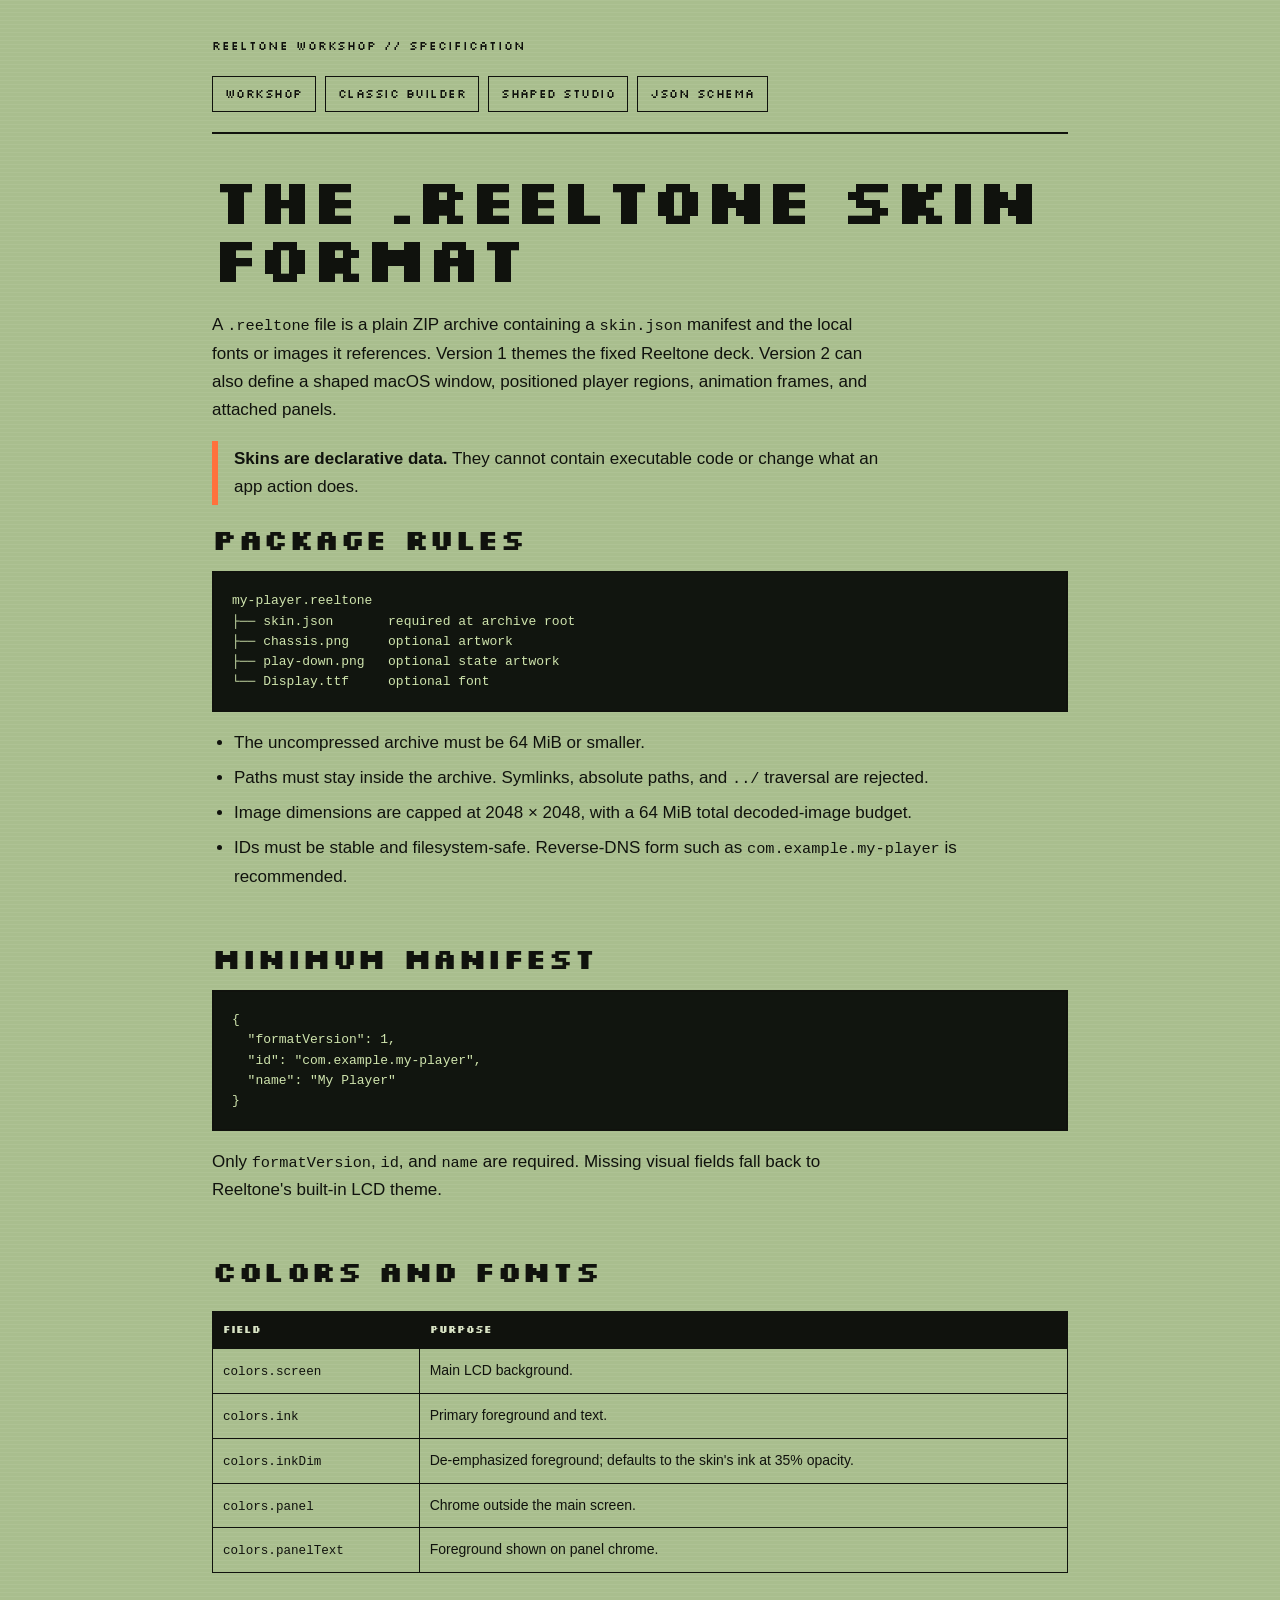
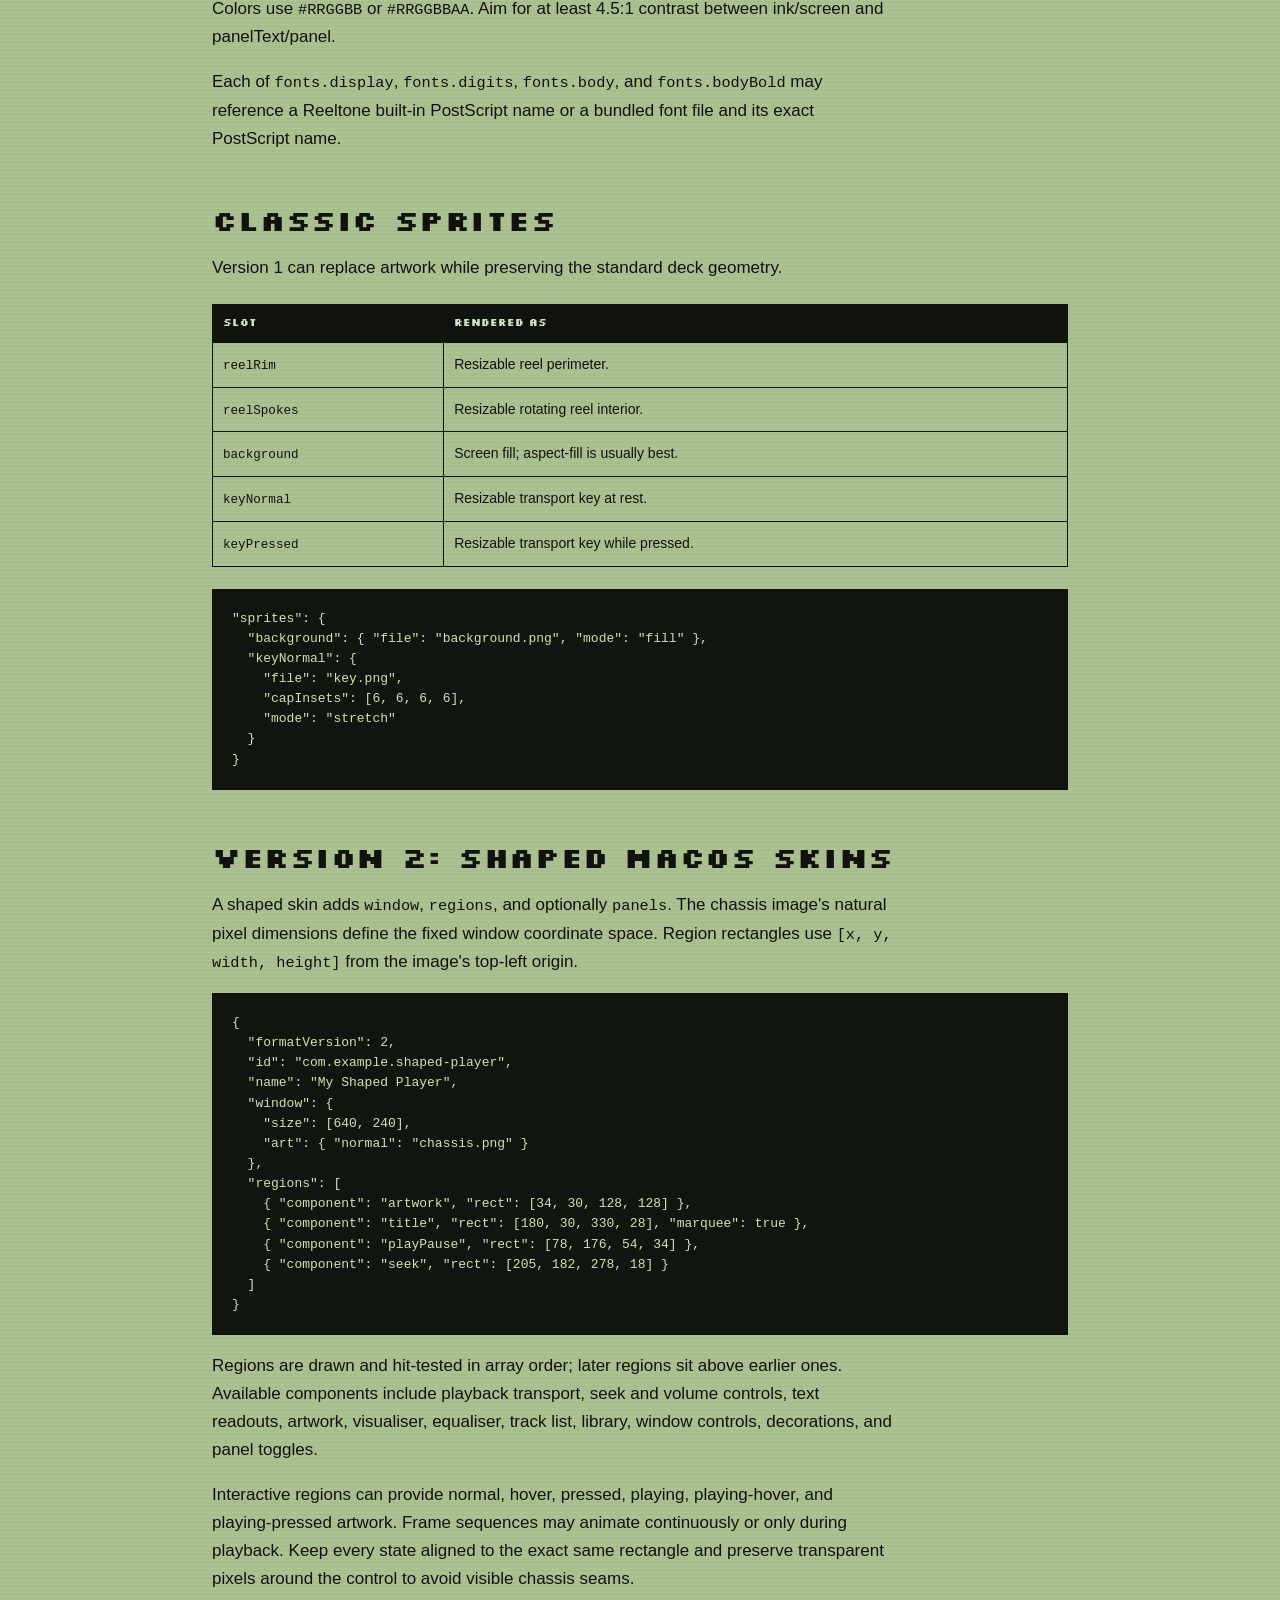
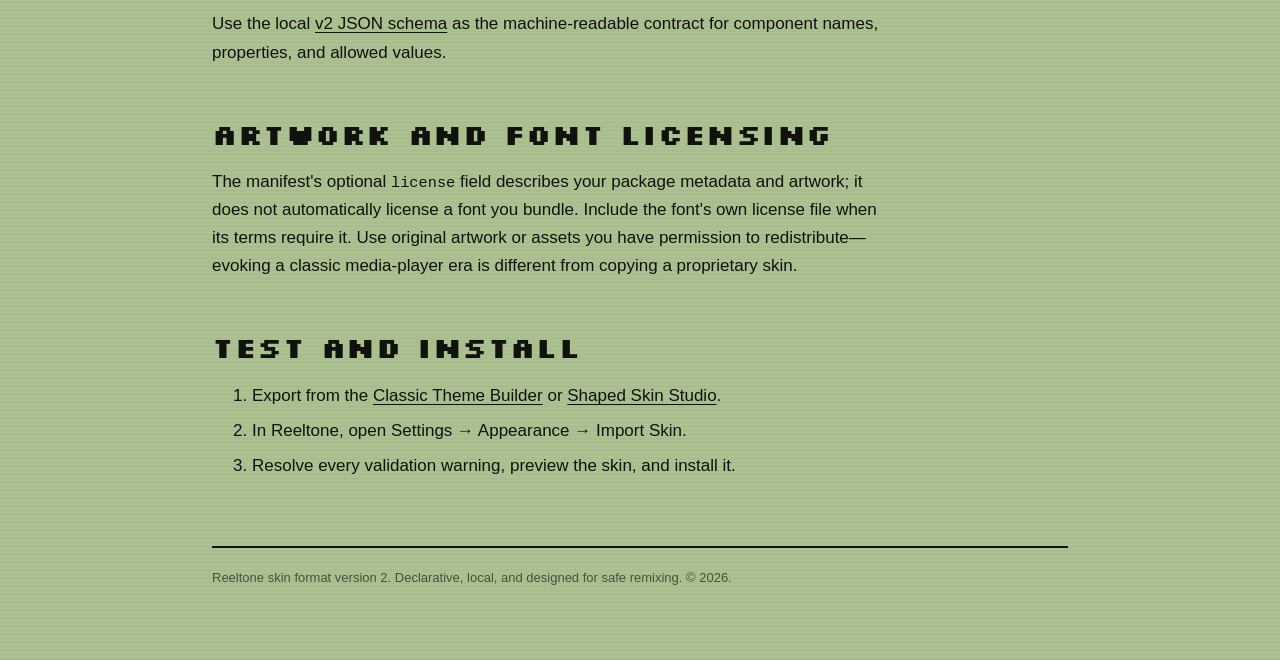
<file: studio/format.html>
<!doctype html>
<html lang="en">
<head>
<meta charset="utf-8">
<meta name="viewport" content="width=device-width, initial-scale=1">
<title>Reeltone Skin Format Reference</title>
<meta name="description" content="Reference for building safe, compatible Reeltone classic themes and shaped macOS skins.">
<link rel="stylesheet" href="../style.css">
</head>
<body>
<div class="wrap reference">
<header>
  <p class="eyebrow">Reeltone workshop // specification</p>
  <nav aria-label="Skin tools">
    <a href="../skins.html">Workshop</a>
    <a href="classic.html">Classic builder</a>
    <a href="shaped.html">Shaped studio</a>
    <a href="schema-v2.json">JSON schema</a>
  </nav>
</header>
<main>
<h1>The .reeltone skin format</h1>
<p>A <code>.reeltone</code> file is a plain ZIP archive containing a <code>skin.json</code> manifest and the local fonts or images it references. Version 1 themes the fixed Reeltone deck. Version 2 can also define a shaped macOS window, positioned player regions, animation frames, and attached panels.</p>
<p class="reference-note"><strong>Skins are declarative data.</strong> They cannot contain executable code or change what an app action does.</p>

<h2 id="package">Package rules</h2>
<pre>my-player.reeltone
├── skin.json       required at archive root
├── chassis.png     optional artwork
├── play-down.png   optional state artwork
└── Display.ttf     optional font</pre>
<ul>
  <li>The uncompressed archive must be 64 MiB or smaller.</li>
  <li>Paths must stay inside the archive. Symlinks, absolute paths, and <code>../</code> traversal are rejected.</li>
  <li>Image dimensions are capped at 2048 × 2048, with a 64 MiB total decoded-image budget.</li>
  <li>IDs must be stable and filesystem-safe. Reverse-DNS form such as <code>com.example.my-player</code> is recommended.</li>
</ul>

<h2 id="manifest">Minimum manifest</h2>
<pre>{
  "formatVersion": 1,
  "id": "com.example.my-player",
  "name": "My Player"
}</pre>
<p>Only <code>formatVersion</code>, <code>id</code>, and <code>name</code> are required. Missing visual fields fall back to Reeltone's built-in LCD theme.</p>

<h2 id="colors">Colors and fonts</h2>
<table>
  <thead><tr><th>Field</th><th>Purpose</th></tr></thead>
  <tbody>
    <tr><td><code>colors.screen</code></td><td>Main LCD background.</td></tr>
    <tr><td><code>colors.ink</code></td><td>Primary foreground and text.</td></tr>
    <tr><td><code>colors.inkDim</code></td><td>De-emphasized foreground; defaults to the skin's ink at 35% opacity.</td></tr>
    <tr><td><code>colors.panel</code></td><td>Chrome outside the main screen.</td></tr>
    <tr><td><code>colors.panelText</code></td><td>Foreground shown on panel chrome.</td></tr>
  </tbody>
</table>
<p>Colors use <code>#RRGGBB</code> or <code>#RRGGBBAA</code>. Aim for at least 4.5:1 contrast between ink/screen and panelText/panel.</p>
<p>Each of <code>fonts.display</code>, <code>fonts.digits</code>, <code>fonts.body</code>, and <code>fonts.bodyBold</code> may reference a Reeltone built-in PostScript name or a bundled font file and its exact PostScript name.</p>

<h2 id="sprites">Classic sprites</h2>
<p>Version 1 can replace artwork while preserving the standard deck geometry.</p>
<table>
  <thead><tr><th>Slot</th><th>Rendered as</th></tr></thead>
  <tbody>
    <tr><td><code>reelRim</code></td><td>Resizable reel perimeter.</td></tr>
    <tr><td><code>reelSpokes</code></td><td>Resizable rotating reel interior.</td></tr>
    <tr><td><code>background</code></td><td>Screen fill; aspect-fill is usually best.</td></tr>
    <tr><td><code>keyNormal</code></td><td>Resizable transport key at rest.</td></tr>
    <tr><td><code>keyPressed</code></td><td>Resizable transport key while pressed.</td></tr>
  </tbody>
</table>
<pre>"sprites": {
  "background": { "file": "background.png", "mode": "fill" },
  "keyNormal": {
    "file": "key.png",
    "capInsets": [6, 6, 6, 6],
    "mode": "stretch"
  }
}</pre>

<h2 id="shaped-skins">Version 2: shaped macOS skins</h2>
<p>A shaped skin adds <code>window</code>, <code>regions</code>, and optionally <code>panels</code>. The chassis image's natural pixel dimensions define the fixed window coordinate space. Region rectangles use <code>[x, y, width, height]</code> from the image's top-left origin.</p>
<pre>{
  "formatVersion": 2,
  "id": "com.example.shaped-player",
  "name": "My Shaped Player",
  "window": {
    "size": [640, 240],
    "art": { "normal": "chassis.png" }
  },
  "regions": [
    { "component": "artwork", "rect": [34, 30, 128, 128] },
    { "component": "title", "rect": [180, 30, 330, 28], "marquee": true },
    { "component": "playPause", "rect": [78, 176, 54, 34] },
    { "component": "seek", "rect": [205, 182, 278, 18] }
  ]
}</pre>
<p>Regions are drawn and hit-tested in array order; later regions sit above earlier ones. Available components include playback transport, seek and volume controls, text readouts, artwork, visualiser, equaliser, track list, library, window controls, decorations, and panel toggles.</p>
<p>Interactive regions can provide normal, hover, pressed, playing, playing-hover, and playing-pressed artwork. Frame sequences may animate continuously or only during playback. Keep every state aligned to the exact same rectangle and preserve transparent pixels around the control to avoid visible chassis seams.</p>
<p>Use the local <a href="schema-v2.json">v2 JSON schema</a> as the machine-readable contract for component names, properties, and allowed values.</p>

<h2 id="font-licensing">Artwork and font licensing</h2>
<p>The manifest's optional <code>license</code> field describes your package metadata and artwork; it does not automatically license a font you bundle. Include the font's own license file when its terms require it. Use original artwork or assets you have permission to redistribute—evoking a classic media-player era is different from copying a proprietary skin.</p>

<h2 id="install">Test and install</h2>
<ol>
  <li>Export from the <a href="classic.html">Classic Theme Builder</a> or <a href="shaped.html">Shaped Skin Studio</a>.</li>
  <li>In Reeltone, open Settings → Appearance → Import Skin.</li>
  <li>Resolve every validation warning, preview the skin, and install it.</li>
</ol>
</main>
<footer>Reeltone skin format version 2. Declarative, local, and designed for safe remixing. &copy; 2026.</footer>
</div>
</body>
</html>
</file>
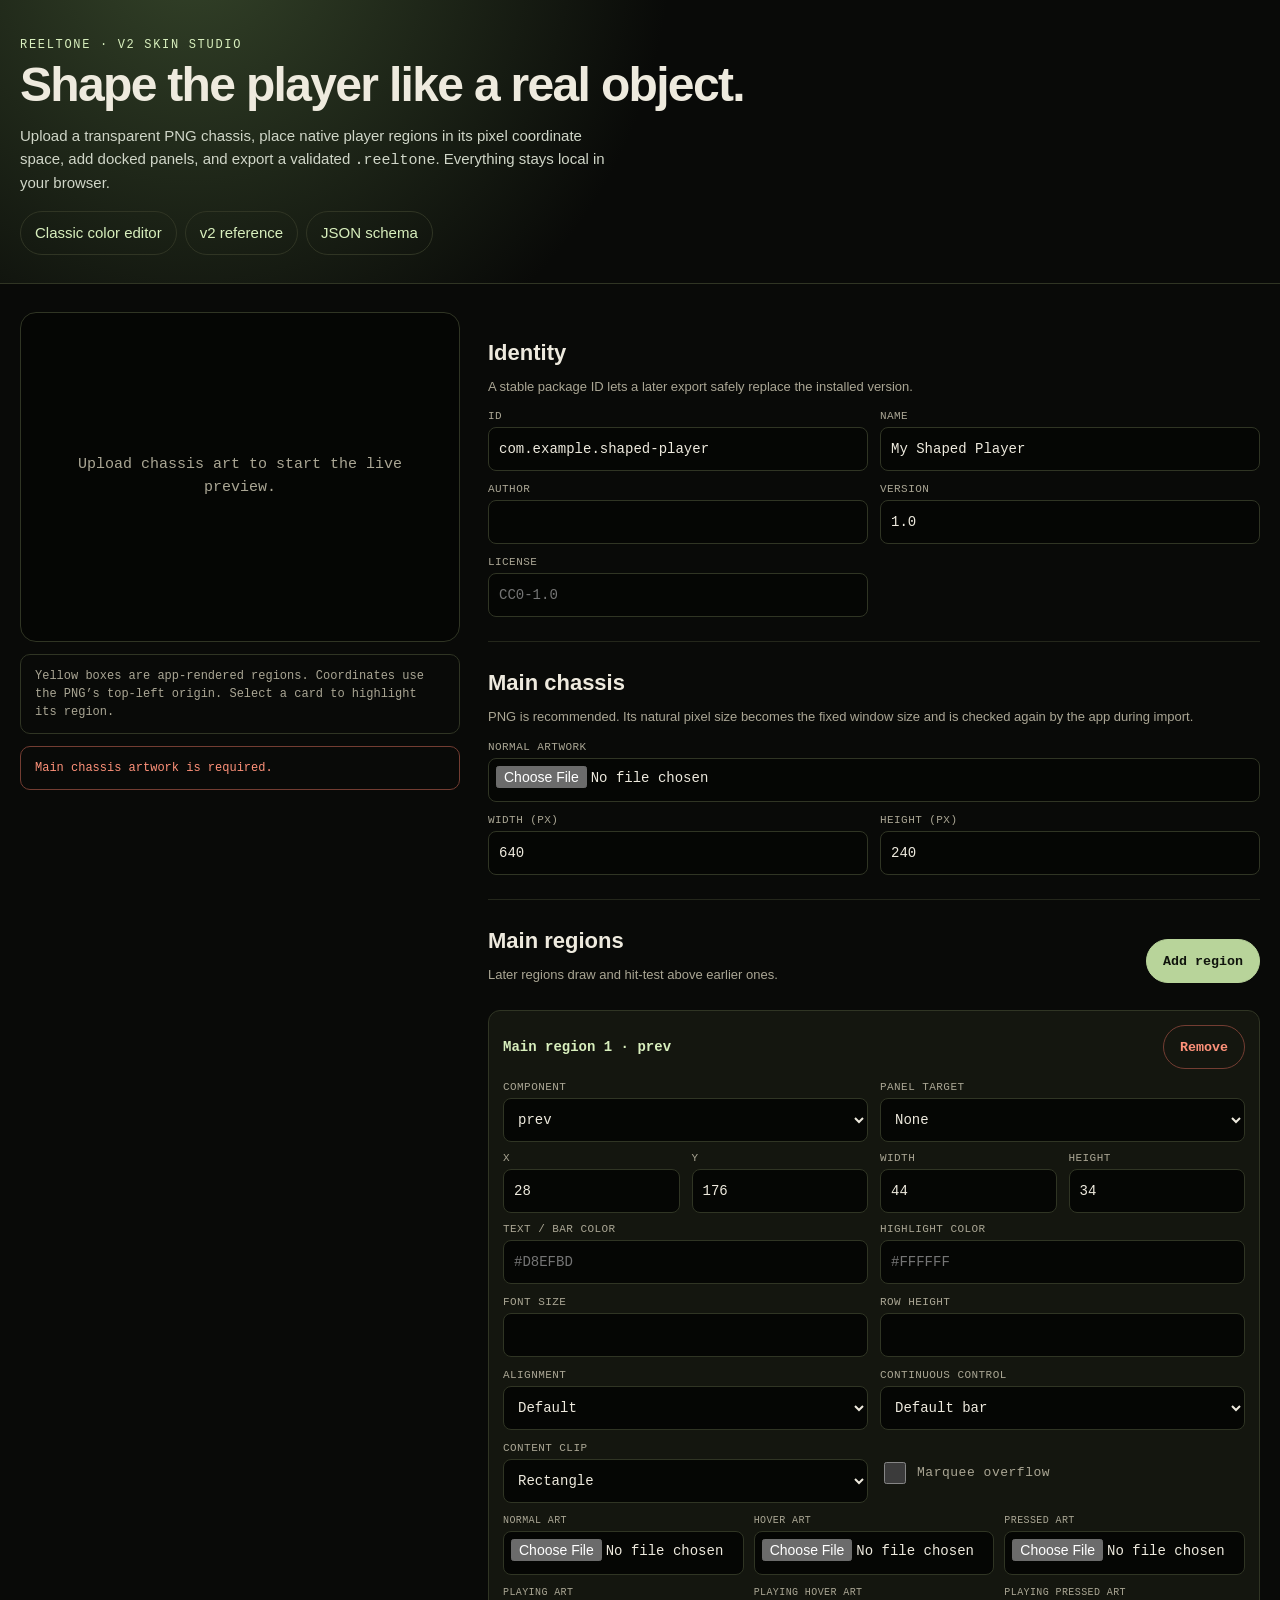
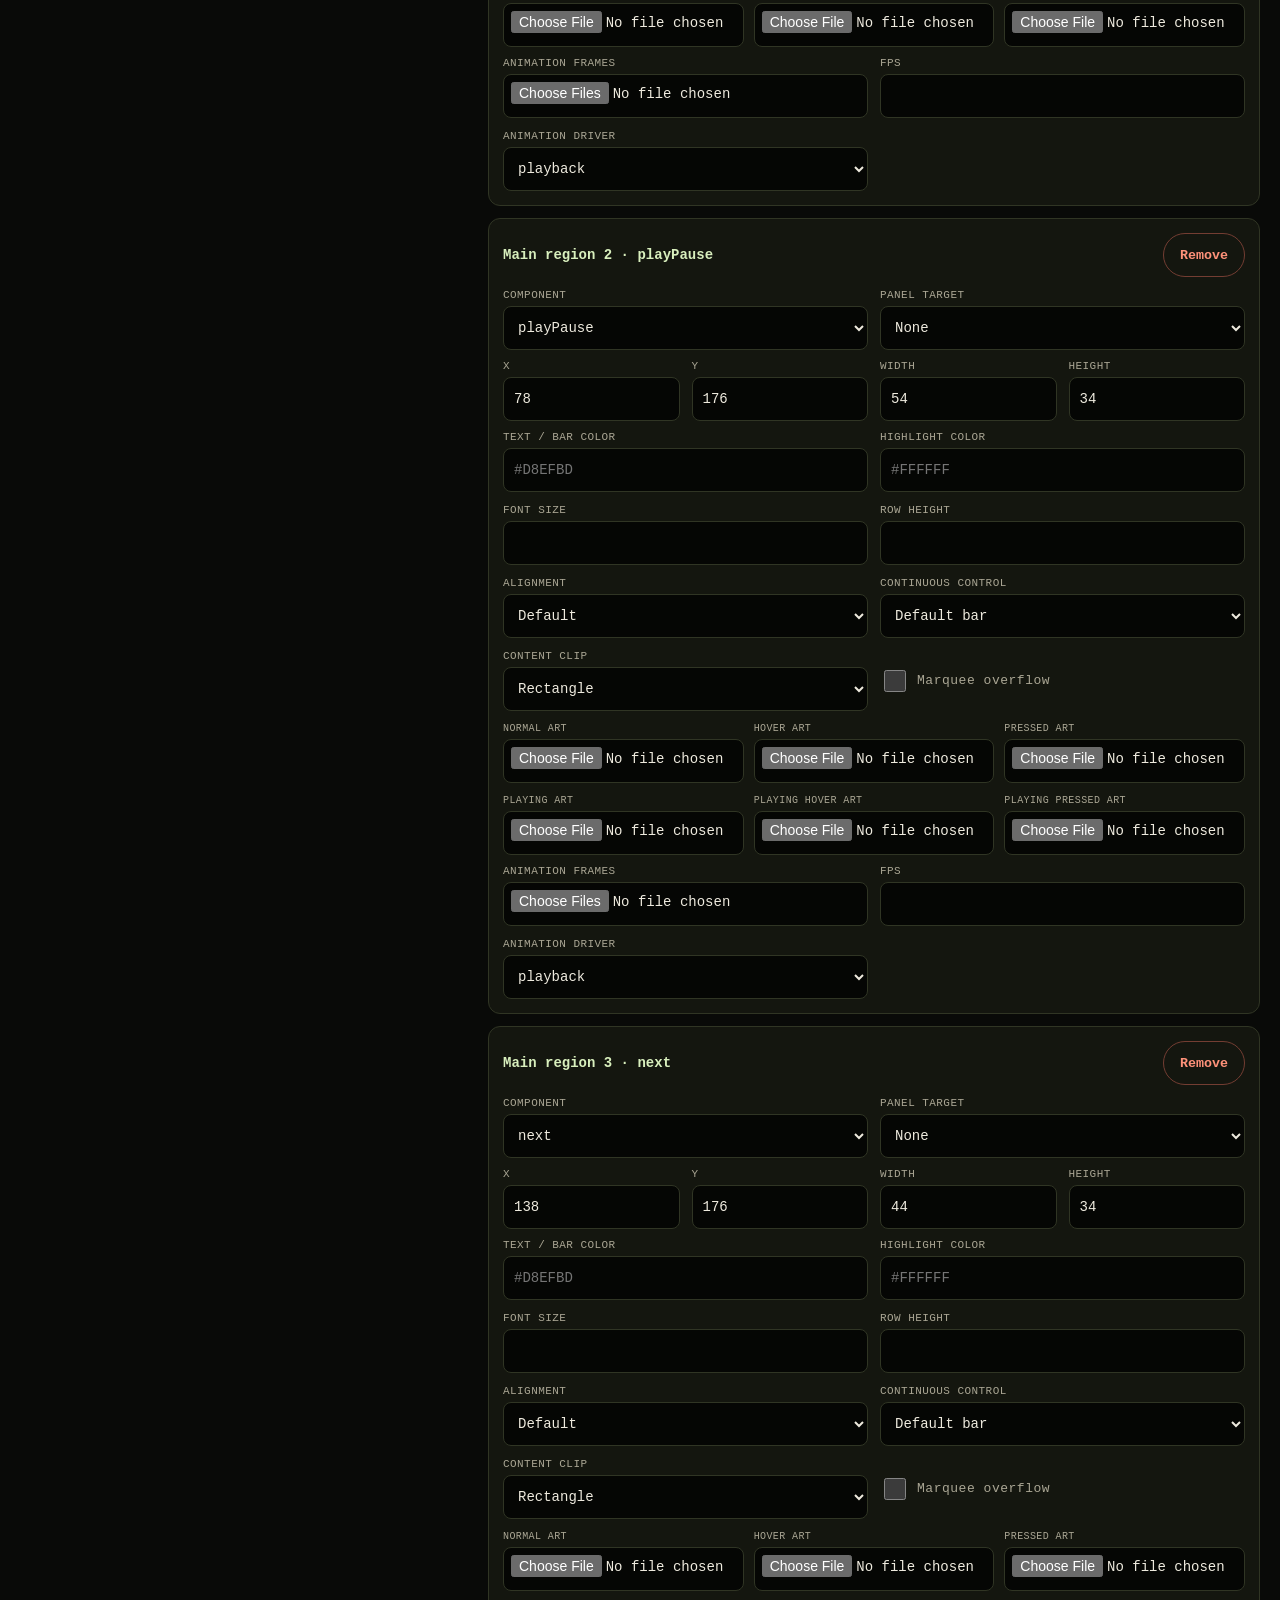
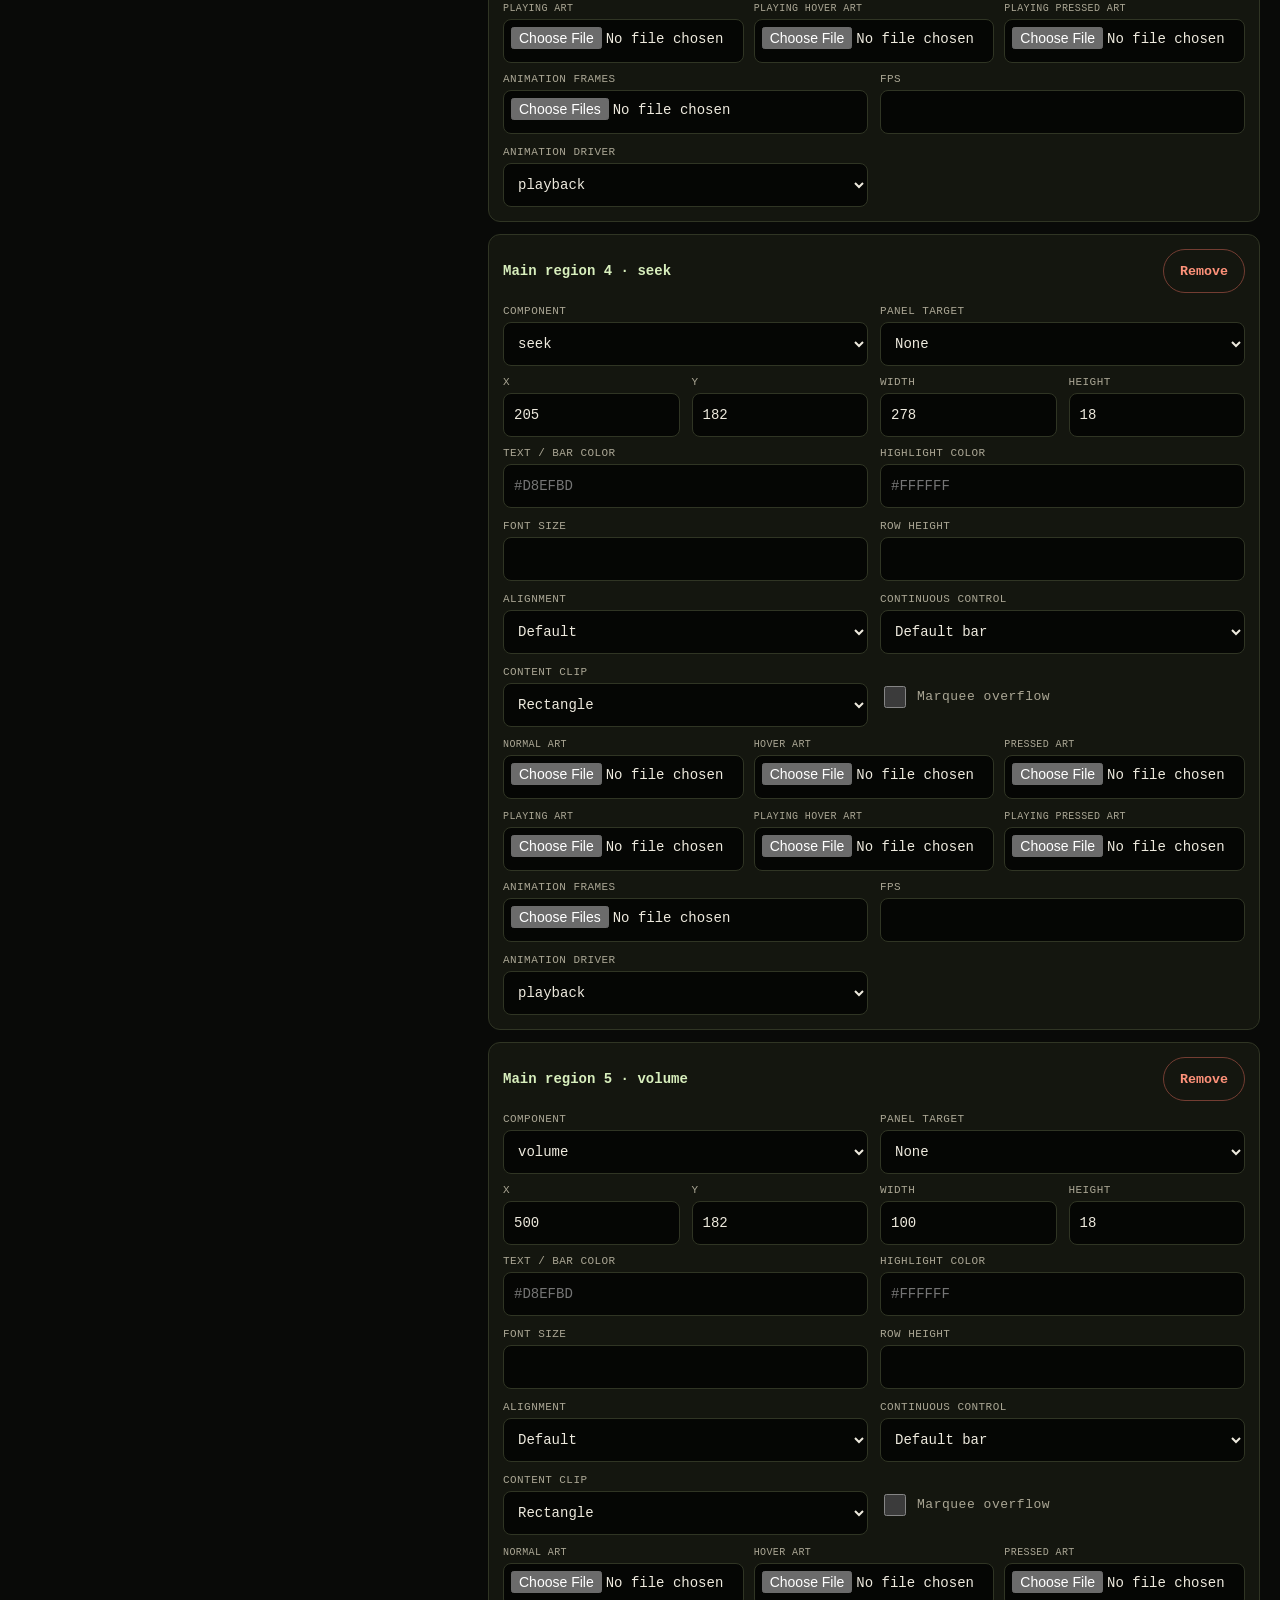
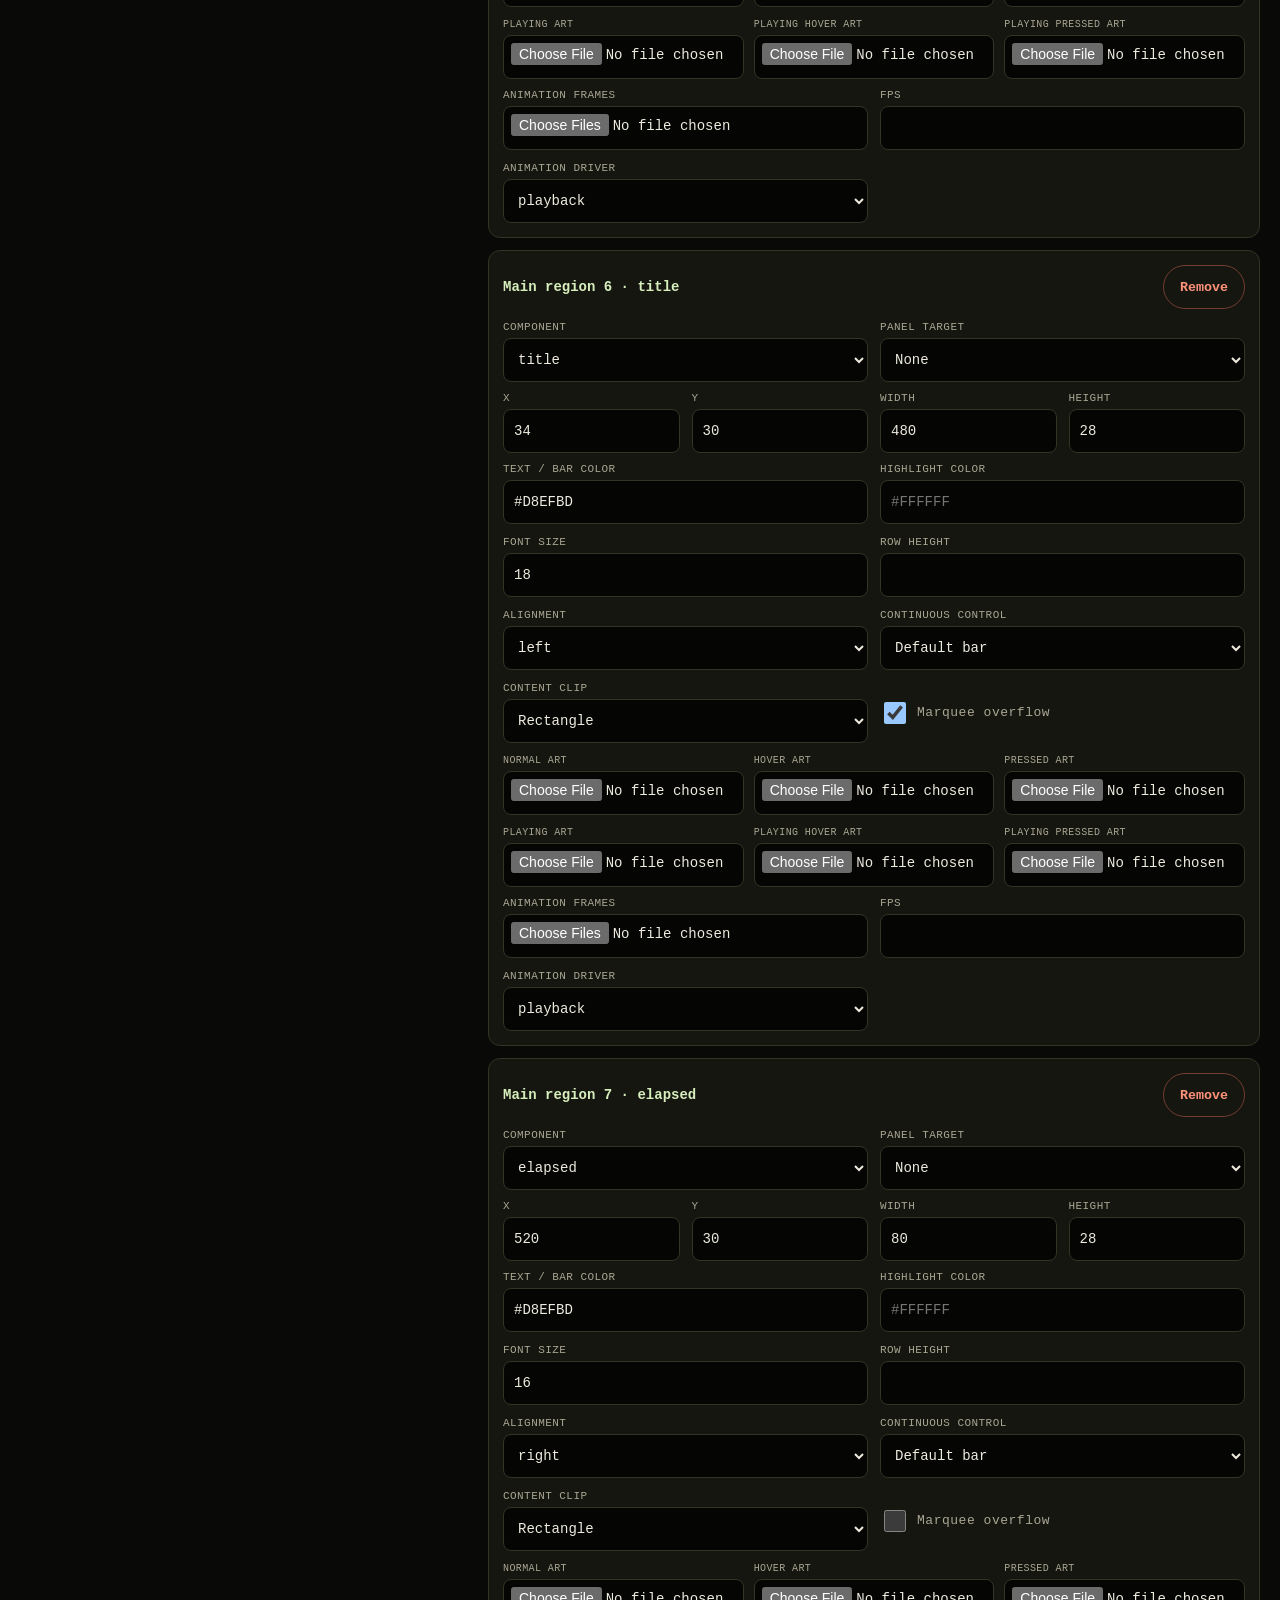
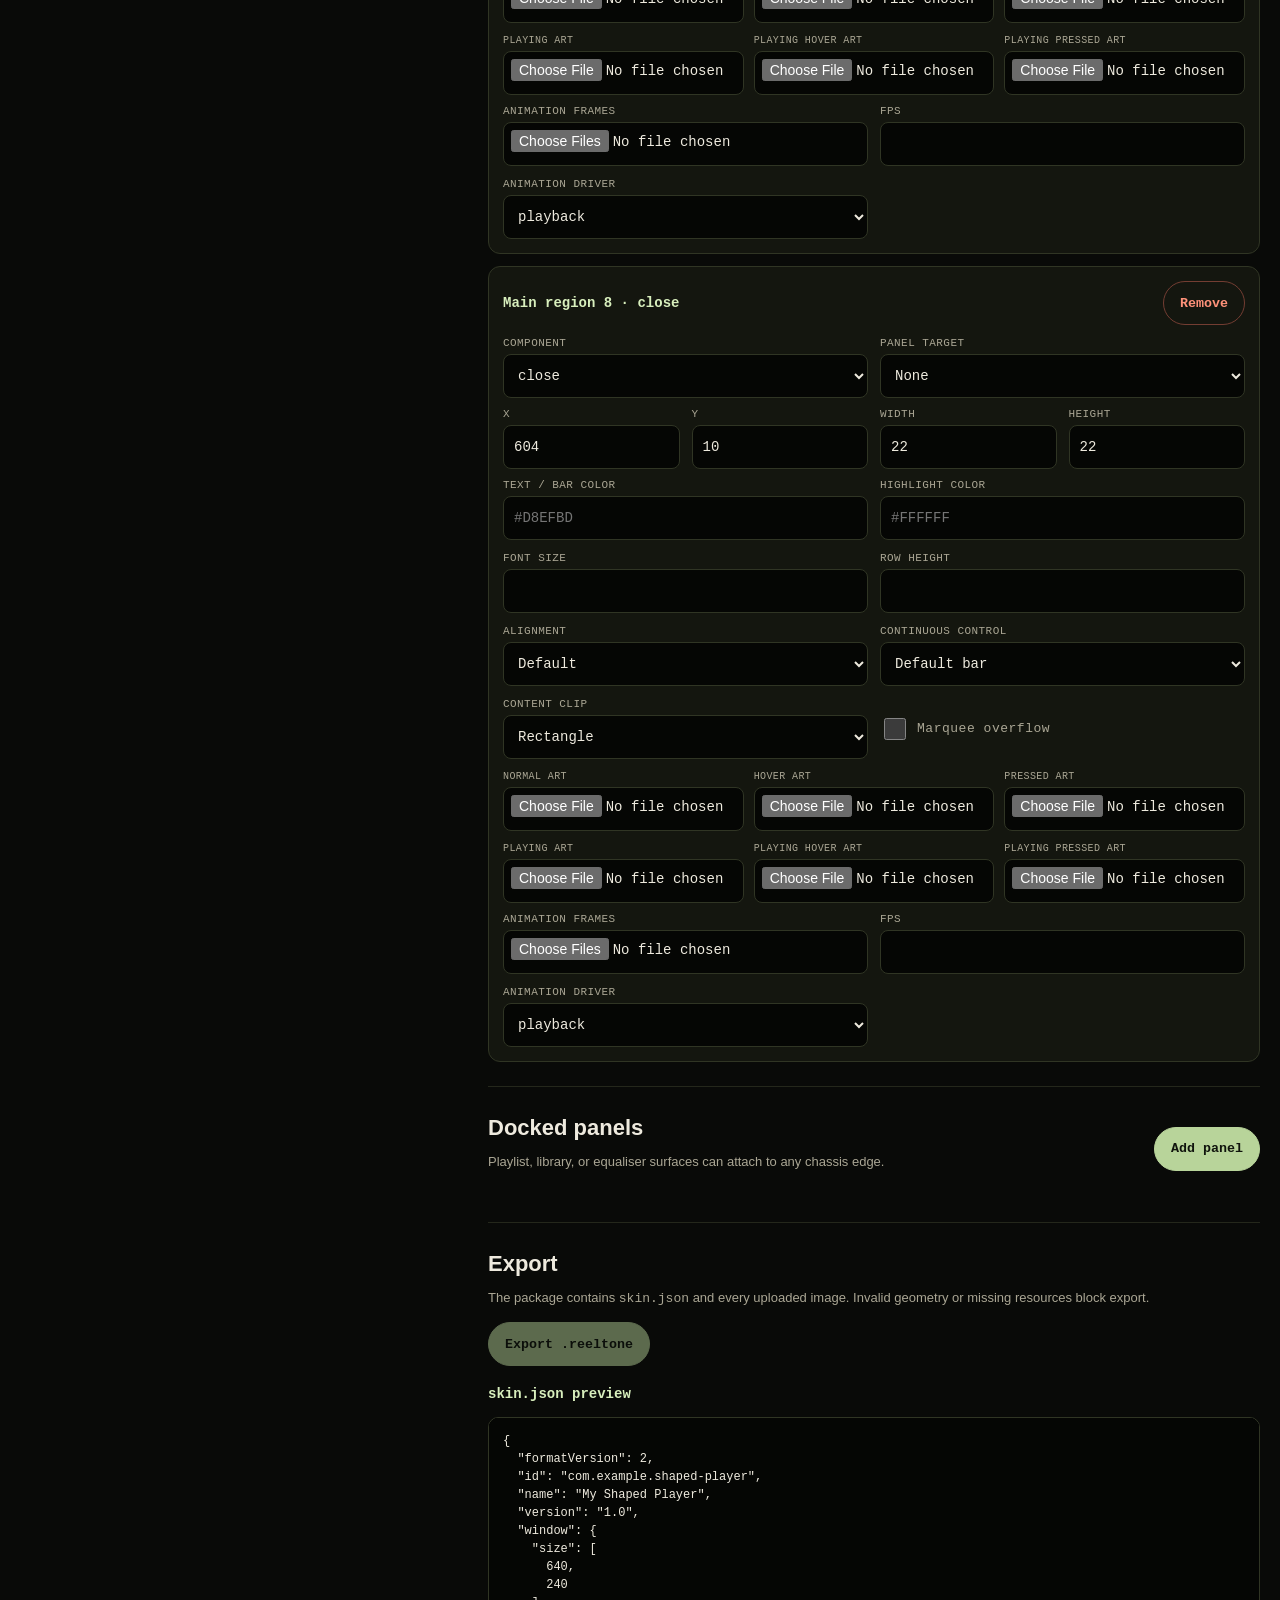
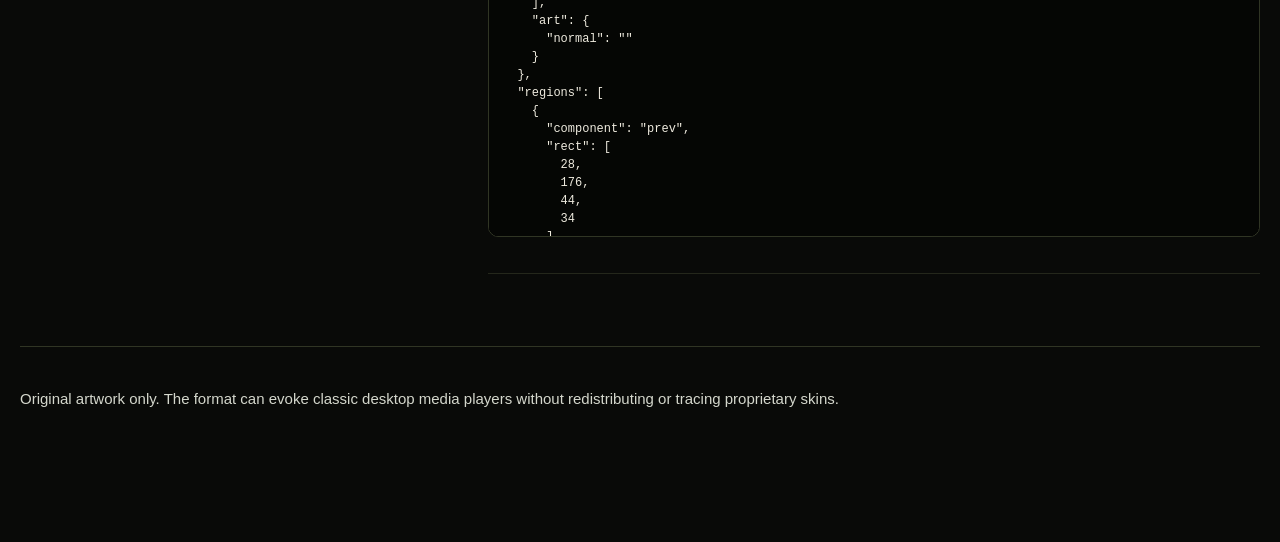
<file: studio/shaped.html>
<!doctype html>
<html lang="en">
<head>
<meta charset="utf-8">
<meta name="viewport" content="width=device-width, initial-scale=1">
<title>Reeltone Shaped Skin Studio</title>
<meta name="description" content="Build, preview, validate, and export a formatVersion 2 shaped Reeltone skin in your browser.">
<style>
  :root {
    color-scheme: dark;
    --black: #090a08; --raised: #14160f; --line: #303524;
    --lcd: #b8d49a; --lcd-strong: #d8efbd; --ink: #10140d;
    --paper: #eeeade; --muted: #aaa694; --danger: #ff927a;
    --mono: ui-monospace, "SF Mono", Menlo, Consolas, monospace;
    --sans: -apple-system, BlinkMacSystemFont, "Segoe UI", sans-serif;
  }
  * { box-sizing: border-box; }
  body { margin: 0; background: var(--black); color: var(--paper); font: 15px/1.5 var(--sans); }
  a { color: var(--lcd-strong); }
  code, input, select, button, .mono { font-family: var(--mono); }
  header { border-bottom: 1px solid var(--line); background: radial-gradient(circle at 15% -20%, #344329 0, transparent 42%); }
  .header-inner, main, footer { width: min(1240px, calc(100% - 32px)); margin: auto; }
  .header-inner { padding: 38px 0 28px; }
  .eyebrow { margin: 0 0 8px; color: var(--lcd-strong); font: 12px var(--mono); letter-spacing: .14em; text-transform: uppercase; }
  h1 { margin: 0; max-width: 820px; font-size: clamp(28px, 5vw, 48px); line-height: 1.03; letter-spacing: -.035em; }
  .lede { color: #d0d6c8; max-width: 72ch; margin: 16px 0; }
  nav { display: flex; flex-wrap: wrap; gap: 8px; }
  nav a { min-height: 44px; display: inline-flex; align-items: center; padding: 0 14px; border: 1px solid var(--line); border-radius: 99px; text-decoration: none; }
  main { display: grid; grid-template-columns: minmax(300px, 440px) minmax(0, 1fr); gap: 28px; padding: 28px 0 72px; align-items: start; }
  .preview-column { position: sticky; top: 18px; }
  .preview-shell { min-height: 330px; display: grid; place-items: center; padding: 20px; background: #050604; border: 1px solid var(--line); border-radius: 16px; overflow: auto; }
  #surface { position: relative; max-width: 100%; isolation: isolate; transform-origin: center; }
  #base-art { display: block; max-width: 100%; height: auto; }
  #empty-preview { padding: 60px 20px; color: var(--muted); text-align: center; font-family: var(--mono); }
  .region-box { position: absolute; border: 1px solid #e9ff68; background: rgba(233,255,104,.1); color: #fff; overflow: hidden; font: 10px var(--mono); padding: 2px 4px; text-shadow: 0 1px 2px #000; }
  .region-box[data-selected="true"] { border-width: 2px; background: rgba(233,255,104,.22); z-index: 2; }
  .legend, .validation { margin-top: 12px; padding: 12px 14px; border: 1px solid var(--line); border-radius: 10px; color: var(--muted); font: 12px/1.5 var(--mono); }
  .validation.ok { color: var(--lcd-strong); border-color: #50663d; }
  .validation.err { color: var(--danger); border-color: #733d32; }
  section { padding: 24px 0; border-bottom: 1px solid #24271b; scroll-margin-top: 20px; }
  h2 { margin: 0 0 8px; font-size: 22px; }
  h3 { margin: 0; font-size: 14px; font-family: var(--mono); color: var(--lcd-strong); }
  p { color: #d4d7cc; }
  .hint { margin: 4px 0 14px; color: var(--muted); font-size: 13px; }
  .grid { display: grid; grid-template-columns: repeat(2, minmax(0, 1fr)); gap: 12px; }
  .grid.four { grid-template-columns: repeat(4, minmax(0, 1fr)); }
  label { display: grid; gap: 5px; color: var(--muted); font: 11px var(--mono); letter-spacing: .04em; text-transform: uppercase; }
  input, select, textarea { width: 100%; min-height: 44px; padding: 9px 10px; border: 1px solid var(--line); border-radius: 8px; background: #050604; color: var(--paper); font-size: 14px; }
  input:focus, select:focus, textarea:focus, button:focus-visible { outline: 2px solid var(--lcd); outline-offset: 2px; }
  input.invalid { border-color: var(--danger); }
  input[type=file] { padding: 7px; }
  input[type=checkbox] { width: 22px; min-height: 22px; }
  .check { display: flex; align-items: center; gap: 8px; min-height: 44px; text-transform: none; font-size: 13px; }
  button { min-height: 44px; border: 1px solid var(--lcd); border-radius: 99px; padding: 8px 16px; background: var(--lcd); color: var(--ink); font-weight: 700; cursor: pointer; }
  button:hover { background: var(--lcd-strong); }
  button.secondary { background: transparent; color: var(--lcd-strong); }
  button.danger { background: transparent; color: var(--danger); border-color: #733d32; }
  button:disabled { cursor: not-allowed; opacity: .48; }
  .row { display: flex; flex-wrap: wrap; align-items: center; gap: 9px; }
  .card { margin-top: 12px; padding: 14px; background: var(--raised); border: 1px solid var(--line); border-radius: 12px; }
  .card-head { display: flex; justify-content: space-between; gap: 12px; align-items: center; margin-bottom: 12px; }
  .art-grid { display: grid; grid-template-columns: repeat(3, minmax(0, 1fr)); gap: 10px; margin-top: 12px; }
  .art-grid label { font-size: 10px; }
  .status { font: 12px var(--mono); color: var(--muted); }
  .status.ok { color: var(--lcd-strong); } .status.err { color: var(--danger); }
  pre { max-height: 420px; overflow: auto; padding: 14px; background: #050604; border: 1px solid var(--line); border-radius: 10px; font: 12px/1.5 var(--mono); }
  footer { padding: 26px 0 50px; border-top: 1px solid var(--line); color: var(--muted); }
  [hidden] { display: none !important; }
  @media (max-width: 880px) { main { grid-template-columns: 1fr; } .preview-column { position: static; } }
  @media (max-width: 560px) { .grid, .grid.four, .art-grid { grid-template-columns: 1fr; } }
</style>
</head>
<body>
<header><div class="header-inner">
  <p class="eyebrow">Reeltone · v2 Skin Studio</p>
  <h1>Shape the player like a real object.</h1>
  <p class="lede">Upload a transparent PNG chassis, place native player regions in its pixel coordinate space, add docked panels, and export a validated <code>.reeltone</code>. Everything stays local in your browser.</p>
  <nav><a href="classic.html">Classic color editor</a><a href="format.html#shaped-skins">v2 reference</a><a href="schema-v2.json">JSON schema</a></nav>
</div></header>
<main>
  <aside class="preview-column">
    <div class="preview-shell"><div id="empty-preview">Upload chassis art to start the live preview.</div><div id="surface" hidden><img id="base-art" alt="Shaped skin chassis preview"><div id="region-layer"></div></div></div>
    <div class="legend">Yellow boxes are app-rendered regions. Coordinates use the PNG’s top-left origin. Select a card to highlight its region.</div>
    <div id="validation" class="validation">Add a chassis to validate the skin.</div>
  </aside>
  <div>
    <section id="metadata"><h2>Identity</h2><p class="hint">A stable package ID lets a later export safely replace the installed version.</p>
      <div class="grid"><label>id<input id="skin-id" value="com.example.shaped-player" spellcheck="false"></label><label>name<input id="skin-name" value="My Shaped Player"></label><label>author<input id="skin-author"></label><label>version<input id="skin-version" value="1.0"></label><label>license<input id="skin-license" placeholder="CC0-1.0"></label></div>
    </section>
    <section id="chassis"><h2>Main chassis</h2><p class="hint">PNG is recommended. Its natural pixel size becomes the fixed window size and is checked again by the app during import.</p>
      <label>normal artwork<input id="base-file" type="file" accept="image/png,image/webp,image/jpeg"></label>
      <div class="grid" style="margin-top:12px"><label>width (px)<input id="base-width" type="number" min="1" value="640"></label><label>height (px)<input id="base-height" type="number" min="1" value="240"></label></div>
    </section>
    <section id="regions"><div class="card-head"><div><h2>Main regions</h2><p class="hint">Later regions draw and hit-test above earlier ones.</p></div><button id="add-region" type="button">Add region</button></div><div id="region-list"></div></section>
    <section id="panels"><div class="card-head"><div><h2>Docked panels</h2><p class="hint">Playlist, library, or equaliser surfaces can attach to any chassis edge.</p></div><button id="add-panel" type="button">Add panel</button></div><div id="panel-list"></div></section>
    <section id="export"><h2>Export</h2><p class="hint">The package contains <code>skin.json</code> and every uploaded image. Invalid geometry or missing resources block export.</p>
      <div class="row"><button id="export-button" type="button" disabled>Export .reeltone</button><span id="export-status" class="status"></span></div>
      <h3 style="margin-top:18px">skin.json preview</h3><pre id="manifest-preview"></pre>
    </section>
  </div>
</main>
<footer><p>Original artwork only. The format can evoke classic desktop media players without redistributing or tracing proprietary skins.</p></footer>

<script id="v2-core">
(function () {
  "use strict";
  const COMPONENTS = ["play","pause","playPause","stop","prev","next","seek","volume","shuffle","repeatMode","title","elapsed","duration","artwork","trackList","visualiser","equaliser","close","minimise","togglePanel","decoration","library","libraryBack"];
  const ART_STATES = ["normal","hover","pressed","playing","playingHover","playingPressed"];
  const CONTROL_STYLES = ["bar","slider","knob"];
  const CLIP_SHAPES = ["rectangle","ellipse"];
  function concat(chunks){let n=0;for(const c of chunks)n+=c.length;const out=new Uint8Array(n);let p=0;for(const c of chunks){out.set(c,p);p+=c.length;}return out;}
  const CRC=(function(){const t=new Uint32Array(256);for(let n=0;n<256;n++){let c=n;for(let k=0;k<8;k++)c=(c&1)?0xEDB88320^(c>>>1):c>>>1;t[n]=c>>>0;}return t;})();
  function crc32(bytes){let c=0xFFFFFFFF;for(const b of bytes)c=CRC[(c^b)&255]^(c>>>8);return(c^0xFFFFFFFF)>>>0;}
  class W{constructor(){this.c=[];}u16(v){this.c.push(Uint8Array.of(v&255,(v>>>8)&255));return this;}u32(v){this.c.push(Uint8Array.of(v&255,(v>>>8)&255,(v>>>16)&255,(v>>>24)&255));return this;}b(v){this.c.push(v);return this;}out(){return concat(this.c);}}
  function buildZip(entries){const enc=new TextEncoder(),now=new Date(),year=Math.max(1980,now.getFullYear()),date=((year-1980)<<9)|((now.getMonth()+1)<<5)|now.getDate(),time=(now.getHours()<<11)|(now.getMinutes()<<5)|Math.floor(now.getSeconds()/2),local=[],central=[];let offset=0,centralSize=0;for(const e of entries){const name=enc.encode(e.name),data=e.data,crc=crc32(data);const l=new W().u32(0x04034b50).u16(20).u16(0x0800).u16(0).u16(time).u16(date).u32(crc).u32(data.length).u32(data.length).u16(name.length).u16(0).b(name).b(data).out();local.push(l);const c=new W().u32(0x02014b50).u16(20).u16(20).u16(0x0800).u16(0).u16(time).u16(date).u32(crc).u32(data.length).u32(data.length).u16(name.length).u16(0).u16(0).u16(0).u16(0).u32(0).u32(offset).b(name).out();central.push(c);centralSize+=c.length;offset+=l.length;}const end=new W().u32(0x06054b50).u16(0).u16(0).u16(entries.length).u16(entries.length).u32(centralSize).u32(offset).u16(0).out();return concat([...local,...central,end]);}
  function isSafeSkinID(id){return typeof id==="string"&&id.length>0&&id!=="."&&id!==".."&&!id.includes("/")&&!id.includes("\\");}
  function isSafeResourcePath(path){if(typeof path!=="string"||!path||path.startsWith("/")||path.includes("\\"))return false;let depth=0;for(const part of path.split("/")){if(!part||part===".")continue;if(part===".."){if(--depth<0)return false;}else depth++;}return true;}
  function cleanRegion(r){const out={component:r.component,rect:r.rect.map(Number)};for(const key of ["size","rowHeight","fps"]){const v=Number(r[key]);if(Number.isFinite(v)&&v>0)out[key]=v;}for(const key of ["color","highlightColor","align","drivenBy","panel","controlStyle","clipShape"]){if(r[key])out[key]=r[key];}if(r.marquee)out.marquee=true;if(r.art&&Object.keys(r.art).length)out.art={...r.art};if(r.frames&&r.frames.length)out.frames=[...r.frames];return out;}
  function buildManifest(state){const manifest={formatVersion:2,id:state.id,name:state.name};for(const k of ["author","version","license"])if(state[k])manifest[k]=state[k];manifest.window={size:[Number(state.width),Number(state.height)],art:{normal:state.baseFile}};const panels={};for(const p of state.panels){panels[p.name]={size:[Number(p.width),Number(p.height)],attach:p.attach,art:{normal:p.baseFile},visible:!!p.visible,regions:p.regions.map(cleanRegion)};}if(Object.keys(panels).length)manifest.window.panels=panels;manifest.regions=state.regions.map(cleanRegion);return manifest;}
  function validateRegion(r,w,h,panelNames,where){const errors=[];if(!COMPONENTS.includes(r.component))errors.push(`${where}: unknown component.`);if(!Array.isArray(r.rect)||r.rect.length!==4||r.rect.some(v=>!Number.isFinite(Number(v)))||Number(r.rect[0])<0||Number(r.rect[1])<0||Number(r.rect[2])<=0||Number(r.rect[3])<=0)errors.push(`${where}: rect must be non-negative x/y and positive width/height.`);else if(Number(r.rect[0])+Number(r.rect[2])>w||Number(r.rect[1])+Number(r.rect[3])>h)errors.push(`${where}: region falls outside its surface.`);if(r.component==="togglePanel"&&!panelNames.has(r.panel))errors.push(`${where}: togglePanel must name an existing panel.`);if(r.controlStyle&&!CONTROL_STYLES.includes(r.controlStyle))errors.push(`${where}: unknown control style.`);if(r.clipShape&&!CLIP_SHAPES.includes(r.clipShape))errors.push(`${where}: unknown clip shape.`);for(const k of Object.keys(r.art||{}))if(!ART_STATES.includes(k))errors.push(`${where}: unknown art state ${k}.`);for(const k of ["color","highlightColor"])if(r[k]&&!/^#[0-9a-f]{6}([0-9a-f]{2})?$/i.test(r[k]))errors.push(`${where}: ${k} must be #RRGGBB or #RRGGBBAA.`);for(const k of ["size","rowHeight","fps"])if(r[k]!==""&&r[k]!=null&&(!Number.isFinite(Number(r[k]))||Number(r[k])<=0))errors.push(`${where}: ${k} must be positive.`);for(const path of [...Object.values(r.art||{}),...(r.frames||[])])if(!isSafeResourcePath(path))errors.push(`${where}: unsafe image path.`);return errors;}
  function validateState(state,resources){const errors=[];if(!isSafeSkinID(state.id))errors.push("Skin id is not a safe directory name.");if(!state.name||!state.name.trim())errors.push("Skin name is required.");const w=Number(state.width),h=Number(state.height);if(!Number.isFinite(w)||w<=0||!Number.isFinite(h)||h<=0)errors.push("Chassis size must be positive.");if(!state.baseFile||!resources.has(state.baseFile))errors.push("Main chassis artwork is required.");else{const a=resources.get(state.baseFile);if(a.width!==w||a.height!==h)errors.push(`Chassis is ${a.width}×${a.height}px but declares ${w}×${h}px.`);}const names=new Set();for(const p of state.panels){if(!p.name||names.has(p.name)||!isSafeResourcePath(p.name))errors.push("Every panel needs a unique safe name.");names.add(p.name);}state.regions.forEach((r,i)=>errors.push(...validateRegion(r,w,h,names,`Main region ${i+1}`)));for(const p of state.panels){const pw=Number(p.width),ph=Number(p.height);if(!Number.isFinite(pw)||pw<=0||!Number.isFinite(ph)||ph<=0)errors.push(`Panel ${p.name||"?"}: size must be positive.`);if(!p.baseFile||!resources.has(p.baseFile))errors.push(`Panel ${p.name||"?"}: artwork is required.`);else{const a=resources.get(p.baseFile);if(a.width!==pw||a.height!==ph)errors.push(`Panel ${p.name}: art size does not match.`);}p.regions.forEach((r,i)=>errors.push(...validateRegion(r,pw,ph,names,`Panel ${p.name} region ${i+1}`)));}for(const r of resources.values())if(r.width>2048||r.height>2048)errors.push(`${r.name} exceeds 2048px on a side.`);return errors;}
  const api={COMPONENTS,ART_STATES,CONTROL_STYLES,CLIP_SHAPES,crc32,buildZip,isSafeSkinID,isSafeResourcePath,cleanRegion,buildManifest,validateState};if(typeof window!=="undefined")window.SkinV2EditorCore=api;if(typeof module!=="undefined"&&module.exports)module.exports=api;
})();
</script>
<script>
(function(){"use strict";const Core=window.SkinV2EditorCore,$=id=>document.getElementById(id);const resources=new Map();let serial=0,selected=null;
  const state={id:"com.example.shaped-player",name:"My Shaped Player",author:"",version:"1.0",license:"",width:640,height:240,baseFile:"",regions:[{component:"prev",rect:[28,176,44,34]},{component:"playPause",rect:[78,176,54,34]},{component:"next",rect:[138,176,44,34]},{component:"seek",rect:[205,182,278,18]},{component:"volume",rect:[500,182,100,18]},{component:"title",rect:[34,30,480,28],size:18,color:"#D8EFBD",align:"left",marquee:true},{component:"elapsed",rect:[520,30,80,28],size:16,color:"#D8EFBD",align:"right"},{component:"close",rect:[604,10,22,22]}],panels:[]};
  function uniqueName(file){const clean=file.name.replace(/[^A-Za-z0-9._-]/g,"-")||`image-${++serial}.png`;if(!resources.has(clean))return clean;const dot=clean.lastIndexOf("."),stem=dot>0?clean.slice(0,dot):clean,ext=dot>0?clean.slice(dot):"";let n=2;while(resources.has(`${stem}-${n}${ext}`))n++;return`${stem}-${n}${ext}`;}
  async function loadImage(file){const name=uniqueName(file),bytes=new Uint8Array(await file.arrayBuffer()),url=URL.createObjectURL(new Blob([bytes],{type:file.type})),img=new Image();await new Promise((resolve,reject)=>{img.onload=resolve;img.onerror=()=>reject(new Error("That file is not a readable image."));img.src=url;});const item={name,bytes,url,width:img.naturalWidth,height:img.naturalHeight};resources.set(name,item);return item;}
  function regionTemplate(){return{component:"decoration",rect:[0,0,80,40],size:"",color:"",highlightColor:"",align:"",marquee:false,rowHeight:"",controlStyle:"",clipShape:"",art:{},frames:[],fps:"",drivenBy:"playback",panel:""};}
  function options(values,current,blank){return(blank?`<option value="">${blank}</option>`:"")+values.map(v=>`<option value="${v}"${v===current?" selected":""}>${v}</option>`).join("");}
  function bindValue(root,selector,obj,key,rerender=false){root.querySelector(selector).addEventListener("input",e=>{obj[key]=e.target.type==="checkbox"?e.target.checked:e.target.value;if(rerender)renderAll();else render();});}
  function renderRegionCard(r,index,owner,container,label){const card=document.createElement("div");card.className="card";const key=`${label}-${index}`;card.dataset.key=key;card.innerHTML=`<div class="card-head"><h3>${label} ${index+1} · ${r.component}</h3><button class="danger remove" type="button">Remove</button></div><div class="grid"><label>component<select class="component">${options(Core.COMPONENTS,r.component)}</select></label><label>panel target<select class="panel">${options(state.panels.map(p=>p.name),r.panel,"None")}</select></label></div><div class="grid four" style="margin-top:10px">${["x","y","width","height"].map((n,i)=>`<label>${n}<input class="rect-${i}" type="number" min="0" value="${r.rect[i]}"></label>`).join("")}</div><div class="grid" style="margin-top:10px"><label>text / bar color<input class="color" value="${r.color||""}" placeholder="#D8EFBD"></label><label>highlight color<input class="highlight" value="${r.highlightColor||""}" placeholder="#FFFFFF"></label><label>font size<input class="size" type="number" min="0.1" value="${r.size||""}"></label><label>row height<input class="rowHeight" type="number" min="0.1" value="${r.rowHeight||""}"></label><label>alignment<select class="align">${options(["left","center","right"],r.align,"Default")}</select></label><label>continuous control<select class="control-style">${options(Core.CONTROL_STYLES,r.controlStyle,"Default bar")}</select></label><label>content clip<select class="clip-shape">${options(Core.CLIP_SHAPES,r.clipShape,"Rectangle")}</select></label><label class="check"><input class="marquee" type="checkbox"${r.marquee?" checked":""}> Marquee overflow</label></div><div class="art-grid"><label>normal art<input class="art-normal" type="file" accept="image/*"></label><label>hover art<input class="art-hover" type="file" accept="image/*"></label><label>pressed art<input class="art-pressed" type="file" accept="image/*"></label></div><div class="art-grid"><label>playing art<input class="art-playing" type="file" accept="image/*"></label><label>playing hover art<input class="art-playingHover" type="file" accept="image/*"></label><label>playing pressed art<input class="art-playingPressed" type="file" accept="image/*"></label></div><div class="grid" style="margin-top:10px"><label>animation frames<input class="frames" type="file" accept="image/*" multiple></label><label>fps<input class="fps" type="number" min="0.1" max="30" value="${r.fps||""}"></label><label>animation driver<select class="driver">${options(["playback","always","never"],r.drivenBy||"playback")}</select></label></div><div class="status files">${[...Object.entries(r.art||{}).map(([k,v])=>`${k}: ${v}`),...(r.frames||[]).map(v=>`frame: ${v}`)].join(" · ")}</div>`;
    card.addEventListener("pointerdown",()=>{selected=key;render();});card.querySelector(".remove").onclick=()=>{owner.splice(index,1);selected=null;renderAll();};bindValue(card,".component",r,"component",true);bindValue(card,".panel",r,"panel");bindValue(card,".color",r,"color");bindValue(card,".highlight",r,"highlightColor");bindValue(card,".size",r,"size");bindValue(card,".rowHeight",r,"rowHeight");bindValue(card,".align",r,"align");bindValue(card,".control-style",r,"controlStyle");bindValue(card,".clip-shape",r,"clipShape");bindValue(card,".marquee",r,"marquee");bindValue(card,".fps",r,"fps");bindValue(card,".driver",r,"drivenBy");for(let i=0;i<4;i++)card.querySelector(`.rect-${i}`).addEventListener("input",e=>{r.rect[i]=Number(e.target.value);render();});for(const s of Core.ART_STATES)card.querySelector(`.art-${s}`).addEventListener("change",async e=>{if(!e.target.files[0])return;try{const item=await loadImage(e.target.files[0]);r.art[s]=item.name;renderAll();}catch(err){alert(err.message);}});card.querySelector(".frames").addEventListener("change",async e=>{try{r.frames=[];for(const f of e.target.files){const item=await loadImage(f);r.frames.push(item.name);}renderAll();}catch(err){alert(err.message);}});container.appendChild(card);}
  function renderLists(){$("region-list").replaceChildren();state.regions.forEach((r,i)=>renderRegionCard(r,i,state.regions,$("region-list"),"Main region"));$("panel-list").replaceChildren();state.panels.forEach((p,pi)=>{const card=document.createElement("div");card.className="card";card.innerHTML=`<div class="card-head"><h3>Panel ${pi+1} · ${p.name||"unnamed"}</h3><button class="danger remove-panel" type="button">Remove panel</button></div><div class="grid"><label>name<input class="name" value="${p.name}"></label><label>attach<select class="attach">${options(["left","right","top","bottom"],p.attach)}</select></label><label>width<input class="width" type="number" min="1" value="${p.width}"></label><label>height<input class="height" type="number" min="1" value="${p.height}"></label><label>normal artwork<input class="panel-art" type="file" accept="image/*"></label><label class="check"><input class="visible" type="checkbox"${p.visible?" checked":""}> Visible at launch</label></div><div class="row" style="margin-top:12px"><button class="secondary add-panel-region" type="button">Add panel region</button><span class="status">${p.baseFile||"No artwork selected"}</span></div><div class="panel-regions"></div>`;card.querySelector(".remove-panel").onclick=()=>{state.panels.splice(pi,1);renderAll();};bindValue(card,".name",p,"name",true);bindValue(card,".attach",p,"attach");bindValue(card,".width",p,"width");bindValue(card,".height",p,"height");bindValue(card,".visible",p,"visible");card.querySelector(".panel-art").addEventListener("change",async e=>{if(!e.target.files[0])return;try{const item=await loadImage(e.target.files[0]);p.baseFile=item.name;p.width=item.width;p.height=item.height;renderAll();}catch(err){alert(err.message);}});card.querySelector(".add-panel-region").onclick=()=>{p.regions.push(regionTemplate());renderAll();};const list=card.querySelector(".panel-regions");p.regions.forEach((r,i)=>renderRegionCard(r,i,p.regions,list,`Panel ${p.name||pi+1} region`));$("panel-list").appendChild(card);});}
  function render(){const manifest=Core.buildManifest(state);$("manifest-preview").textContent=JSON.stringify(manifest,null,2);const errors=Core.validateState(state,resources),box=$("validation");box.className=`validation ${errors.length?"err":"ok"}`;box.textContent=errors.length?errors.join(" "):"Ready to export. Geometry, paths, image dimensions, and panel targets are valid.";$("export-button").disabled=errors.length>0;const item=resources.get(state.baseFile),surface=$("surface");if(item){$("empty-preview").hidden=true;surface.hidden=false;$("base-art").src=item.url;surface.style.width=`${Math.min(item.width,400)}px`;const scale=Math.min(item.width,400)/item.width,layer=$("region-layer");layer.replaceChildren();state.regions.forEach((r,i)=>{const d=document.createElement("div");d.className="region-box";d.dataset.selected=String(selected===`Main region-${i}`);d.textContent=r.component;Object.assign(d.style,{left:`${r.rect[0]*scale}px`,top:`${r.rect[1]*scale}px`,width:`${r.rect[2]*scale}px`,height:`${r.rect[3]*scale}px`});layer.appendChild(d);});}else{$("empty-preview").hidden=false;surface.hidden=true;}}
  function renderAll(){renderLists();render();}
  for(const [id,key] of [["skin-id","id"],["skin-name","name"],["skin-author","author"],["skin-version","version"],["skin-license","license"],["base-width","width"],["base-height","height"]])$(id).addEventListener("input",e=>{state[key]=e.target.value;render();});$("base-file").addEventListener("change",async e=>{if(!e.target.files[0])return;try{const item=await loadImage(e.target.files[0]);state.baseFile=item.name;state.width=item.width;state.height=item.height;$("base-width").value=item.width;$("base-height").value=item.height;renderAll();}catch(err){alert(err.message);}});$("add-region").onclick=()=>{state.regions.push(regionTemplate());renderAll();};$("add-panel").onclick=()=>{state.panels.push({name:`panel${state.panels.length+1}`,attach:"right",width:300,height:420,baseFile:"",visible:false,regions:[]});renderAll();};
  $("export-button").onclick=()=>{const errors=Core.validateState(state,resources);if(errors.length)return;try{const data=new TextEncoder().encode(JSON.stringify(Core.buildManifest(state),null,2)),entries=[{name:"skin.json",data}];for(const r of resources.values())entries.push({name:r.name,data:r.bytes});const zip=Core.buildZip(entries),url=URL.createObjectURL(new Blob([zip],{type:"application/zip"})),a=document.createElement("a");a.href=url;a.download=`${state.id}.reeltone`;a.click();setTimeout(()=>URL.revokeObjectURL(url),5000);$("export-status").className="status ok";$("export-status").textContent=`Exported ${entries.length} files · ${zip.length} bytes`;}catch(e){$("export-status").className="status err";$("export-status").textContent=e.message;}};renderAll();
})();
</script>
</body>
</html>
</file>
<file: style.css>
@font-face {
  font-family: "Silkscreen";
  src: url("assets/fonts/Silkscreen-Regular.ttf") format("truetype");
  font-display: swap;
  font-weight: 400;
}
@font-face {
  font-family: "Silkscreen";
  src: url("assets/fonts/Silkscreen-Bold.ttf") format("truetype");
  font-display: swap;
  font-weight: 700;
}
@font-face {
  font-family: "DSEG7";
  src: url("assets/fonts/DSEG7Classic-Regular.ttf") format("truetype");
  font-display: swap;
}

:root {
  --sage: #a9be8e;
  --sage-light: #d7e2c3;
  --sage-dark: #61734f;
  --ink: #10120d;
  --ink-soft: #252a20;
  --dim: rgba(16, 18, 13, 0.64);
  --panel: #11150f;
  --panel-raised: #1c2119;
  --panel-text: #cfe4ad;
  --signal: #ffb51b;
  --signal-hot: #ff713d;
  --line: rgba(16, 18, 13, 0.28);
  --paper: #e5ecd7;
  --shadow: 0 18px 50px rgba(24, 31, 19, 0.2);
}

* { box-sizing: border-box; }
html { -webkit-text-size-adjust: 100%; scroll-behavior: smooth; }
body {
  margin: 0;
  background:
    linear-gradient(rgba(255,255,255,.055) 1px, transparent 1px) 0 0 / 100% 4px,
    var(--sage);
  color: var(--ink);
  font-family: Avenir, "Avenir Next", "Trebuchet MS", sans-serif;
  font-size: 17px;
  line-height: 1.65;
}
a { color: currentColor; text-underline-offset: 3px; }
a:hover { text-decoration-thickness: 2px; }
img { display: block; max-width: 100%; }
code { font-family: "SFMono-Regular", Consolas, monospace; font-size: .9em; }

.wrap { max-width: 760px; margin: 0 auto; padding: 36px 22px 80px; }
.wrap--wide { max-width: 1160px; }
header { border-bottom: 2px solid var(--ink); padding-bottom: 20px; margin-bottom: 36px; }
.brand { display: flex; align-items: center; gap: 16px; }
.brand svg { width: 52px; height: 52px; flex: none; box-shadow: 5px 5px 0 rgba(16,18,13,.16); }
.brand h1,
.brand-name,
h1, h2, h3,
nav,
.cta,
.eyebrow,
.badge,
.step-number,
.download-link {
  font-family: "Silkscreen", "SFMono-Regular", Consolas, monospace;
}
.brand h1,
.brand-name { margin: 0; font-size: 25px; letter-spacing: .06em; line-height: 1; }
.tag { margin: 8px 0 0; color: var(--dim); font-size: 15px; }
nav { margin-top: 20px; display: flex; gap: 9px; flex-wrap: wrap; }
nav a {
  text-decoration: none;
  color: var(--ink);
  border: 1.5px solid var(--ink);
  padding: 7px 12px;
  font-size: 12px;
  text-transform: uppercase;
  letter-spacing: .04em;
  transition: background-color 120ms ease, color 120ms ease, transform 120ms ease;
}
nav a:hover,
nav a:focus-visible,
nav a[aria-current="page"] { background: var(--ink); color: var(--sage); transform: translateY(-1px); }

h1 { font-size: clamp(2.2rem, 7vw, 5.8rem); line-height: .92; letter-spacing: -.04em; margin: 0; }
h2 { font-size: clamp(1.25rem, 3vw, 1.8rem); line-height: 1.2; letter-spacing: .02em; text-transform: uppercase; margin: 50px 0 15px; }
h2:first-of-type { margin-top: 8px; }
h3 { font-size: 1rem; line-height: 1.35; margin: 26px 0 7px; }
p { max-width: 72ch; }
ul { padding-left: 22px; }
li { margin: 7px 0; }
.updated, .fine-print { color: var(--dim); font-size: 14px; }
.eyebrow { margin: 0 0 14px; text-transform: uppercase; letter-spacing: .08em; font-size: 12px; }

.panel {
  background: var(--panel);
  color: var(--panel-text);
  border: 2px solid var(--ink);
  border-radius: 3px;
  padding: 20px 22px;
  margin: 28px 0;
  box-shadow: 8px 8px 0 rgba(16,18,13,.2);
}
.panel a { color: var(--panel-text); }
.cta,
.download-link {
  display: inline-flex;
  align-items: center;
  justify-content: center;
  gap: 8px;
  border: 1.5px solid currentColor;
  padding: 10px 15px;
  text-decoration: none;
  text-transform: uppercase;
  letter-spacing: .03em;
  font-size: 12px;
  line-height: 1.2;
  transition: transform 120ms ease, box-shadow 120ms ease, background-color 120ms ease, color 120ms ease;
}
.cta:hover,
.cta:focus-visible,
.download-link:hover,
.download-link:focus-visible { transform: translate(-2px, -2px); box-shadow: 3px 3px 0 currentColor; }
.cta--dark { background: var(--ink); color: var(--sage-light); border-color: var(--ink); }
.cta--light { background: transparent; color: var(--ink); }
.cta-row { display: flex; flex-wrap: wrap; gap: 12px; margin-top: 26px; }

.workshop-hero {
  display: grid;
  grid-template-columns: minmax(0, 1.35fr) minmax(280px, .65fr);
  gap: 34px;
  align-items: end;
  padding: 24px 0 54px;
  border-bottom: 2px solid var(--ink);
}
.workshop-hero .lede { font-size: clamp(1.05rem, 2vw, 1.28rem); max-width: 55ch; margin: 24px 0 0; }
.workbench-readout {
  background: var(--panel);
  color: var(--panel-text);
  border: 10px solid var(--ink-soft);
  outline: 2px solid var(--ink);
  padding: 18px;
  box-shadow: var(--shadow);
}
.readout-label { color: var(--signal); font-family: "Silkscreen", monospace; font-size: 11px; text-transform: uppercase; }
.readout-value { font-family: "DSEG7", monospace; font-size: clamp(1.55rem, 4vw, 2.45rem); letter-spacing: .05em; margin: 8px 0 18px; text-shadow: 0 0 12px rgba(207,228,173,.36); }
.readout-grid { border-top: 1px solid rgba(207,228,173,.25); padding-top: 12px; }
.readout-row { display: flex; justify-content: space-between; gap: 18px; padding: 5px 0; font-family: "Silkscreen", monospace; font-size: 10px; text-transform: uppercase; }
.readout-row span:first-child { color: rgba(207,228,173,.58); }

.section-heading { display: flex; align-items: end; justify-content: space-between; gap: 24px; margin: 56px 0 22px; }
.section-heading h2 { margin: 0; }
.section-heading p { margin: 0; color: var(--dim); font-size: 14px; }
.builder-rack { display: grid; grid-template-columns: repeat(2, minmax(0, 1fr)); gap: 18px; }
.builder-unit {
  position: relative;
  overflow: hidden;
  display: flex;
  flex-direction: column;
  min-height: 360px;
  background: var(--panel);
  color: var(--panel-text);
  border: 2px solid var(--ink);
  padding: 26px;
  box-shadow: 8px 8px 0 rgba(16,18,13,.2);
}
.builder-unit::before {
  content: "";
  position: absolute;
  inset: 0 0 auto;
  height: 7px;
  background: repeating-linear-gradient(90deg, var(--signal) 0 28px, var(--signal-hot) 28px 38px, transparent 38px 46px);
}
.builder-unit h3 { color: var(--paper); font-size: clamp(1.2rem, 3vw, 1.7rem); margin: 18px 0 10px; }
.builder-unit p { color: rgba(207,228,173,.78); }
.builder-unit ul { margin: 6px 0 24px; padding-left: 18px; font-size: 15px; }
.builder-unit .cta { margin-top: auto; align-self: flex-start; color: var(--panel-text); }
.badge { display: inline-flex; align-self: flex-start; border: 1px solid currentColor; padding: 5px 8px; font-size: 10px; text-transform: uppercase; color: var(--signal); }

.deck-gallery { display: grid; grid-template-columns: repeat(3, minmax(0, 1fr)); gap: 18px; }
.deck-card {
  display: flex;
  flex-direction: column;
  min-width: 0;
  background: rgba(229,236,215,.66);
  border: 2px solid var(--ink);
  box-shadow: 6px 6px 0 rgba(16,18,13,.15);
}
.deck-preview {
  display: grid;
  place-items: center;
  aspect-ratio: 1 / .88;
  padding: 16px;
  background:
    radial-gradient(circle at 50% 32%, rgba(255,255,255,.45), transparent 38%),
    repeating-linear-gradient(135deg, rgba(16,18,13,.05) 0 1px, transparent 1px 10px);
  border-bottom: 2px solid var(--ink);
}
.deck-preview img { width: 100%; max-height: 100%; object-fit: contain; filter: drop-shadow(0 11px 11px rgba(16,18,13,.28)); }
.deck-body { display: flex; flex-direction: column; flex: 1; padding: 18px; }
.deck-body h3 { margin: 0; font-size: 15px; }
.deck-body p { color: var(--dim); font-size: 14px; line-height: 1.5; }
.deck-body .download-link { margin-top: auto; align-self: stretch; }

.classic-grid { display: grid; grid-template-columns: repeat(4, minmax(0, 1fr)); gap: 12px; }
.classic-theme {
  --theme-screen: #10120d;
  --theme-ink: #a9be8e;
  min-height: 190px;
  display: flex;
  flex-direction: column;
  padding: 15px;
  background: var(--theme-screen);
  color: var(--theme-ink);
  border: 2px solid var(--ink);
  box-shadow: inset 0 0 0 3px rgba(255,255,255,.08);
}
.classic-theme::before {
  content: "88:88";
  font-family: "DSEG7", monospace;
  font-size: 25px;
  letter-spacing: .06em;
  opacity: .72;
  margin-bottom: 26px;
}
.classic-theme strong { font-family: "Silkscreen", monospace; font-size: 11px; line-height: 1.45; }
.classic-theme span { opacity: .7; font-size: 12px; margin: 6px 0 12px; }
.classic-theme .download-link { margin-top: auto; padding: 8px; font-size: 10px; }

.install-strip { display: grid; grid-template-columns: repeat(3, minmax(0, 1fr)); gap: 2px; background: var(--ink); border: 2px solid var(--ink); margin-top: 24px; }
.install-step { background: var(--paper); padding: 22px; }
.step-number { display: inline-grid; place-items: center; width: 30px; height: 30px; margin-bottom: 14px; background: var(--ink); color: var(--sage); font-size: 12px; }
.install-step h3 { margin: 0 0 8px; }
.install-step p { margin: 0; color: var(--dim); font-size: 14px; }

.home-skins {
  position: relative;
  overflow: hidden;
  background: var(--panel);
  color: var(--panel-text);
  border: 2px solid var(--ink);
  padding: 26px;
  margin: 34px 0;
  box-shadow: 8px 8px 0 rgba(16,18,13,.2);
}
.home-skins::after { content: "SKIN_07"; position: absolute; right: 16px; top: 8px; color: rgba(207,228,173,.1); font-family: "DSEG7", monospace; font-size: 52px; }
.home-skins h2 { color: var(--paper); margin: 0 0 10px; position: relative; z-index: 1; }
.home-skins p { color: rgba(207,228,173,.8); position: relative; z-index: 1; }
.home-skins .cta { color: var(--panel-text); position: relative; z-index: 1; }

.reference { max-width: 900px; }
.reference h1 { font-size: clamp(2rem, 6vw, 4rem); margin: 18px 0 24px; }
.reference h2 { scroll-margin-top: 20px; }
.reference h3 { font-size: 1.05rem; }
.reference pre {
  overflow-x: auto;
  padding: 18px;
  background: var(--panel);
  color: var(--panel-text);
  border: 2px solid var(--ink);
  font: 13px/1.55 "SFMono-Regular", Consolas, monospace;
}
.reference table { width: 100%; border-collapse: collapse; margin: 22px 0; font-size: 14px; }
.reference th, .reference td { padding: 10px; border: 1px solid var(--ink); text-align: left; vertical-align: top; }
.reference th { background: var(--ink); color: var(--sage-light); font-family: "Silkscreen", monospace; font-size: 10px; }
.reference-note { border-left: 6px solid var(--signal-hot); padding: 4px 0 4px 16px; }

footer { margin-top: 66px; border-top: 2px solid var(--ink); padding-top: 19px; color: var(--dim); font-size: 13px; }
:focus-visible { outline: 3px solid var(--signal-hot); outline-offset: 3px; }

@media (max-width: 820px) {
  .workshop-hero { grid-template-columns: 1fr; }
  .workbench-readout { max-width: 520px; }
  .deck-gallery { grid-template-columns: 1fr 1fr; }
  .classic-grid { grid-template-columns: repeat(2, minmax(0, 1fr)); }
  .install-strip { grid-template-columns: 1fr; }
}

@media (max-width: 560px) {
  body { font-size: 16px; }
  .wrap { padding: 24px 16px 60px; }
  .brand h1, .brand-name { font-size: 21px; }
  .brand svg { width: 46px; height: 46px; }
  nav { gap: 6px; }
  nav a { flex: 1; text-align: center; padding-inline: 7px; }
  .workshop-hero { padding-top: 8px; }
  .builder-rack, .deck-gallery, .classic-grid { grid-template-columns: 1fr; }
  .section-heading { display: block; }
  .section-heading p { margin-top: 10px; }
  .builder-unit { min-height: 0; }
  .deck-preview { aspect-ratio: 1.2 / 1; }
}

@media (prefers-reduced-motion: reduce) {
  html { scroll-behavior: auto; }
  *, *::before, *::after { transition-duration: .001ms !important; animation-duration: .001ms !important; animation-iteration-count: 1 !important; }
}
</file>
